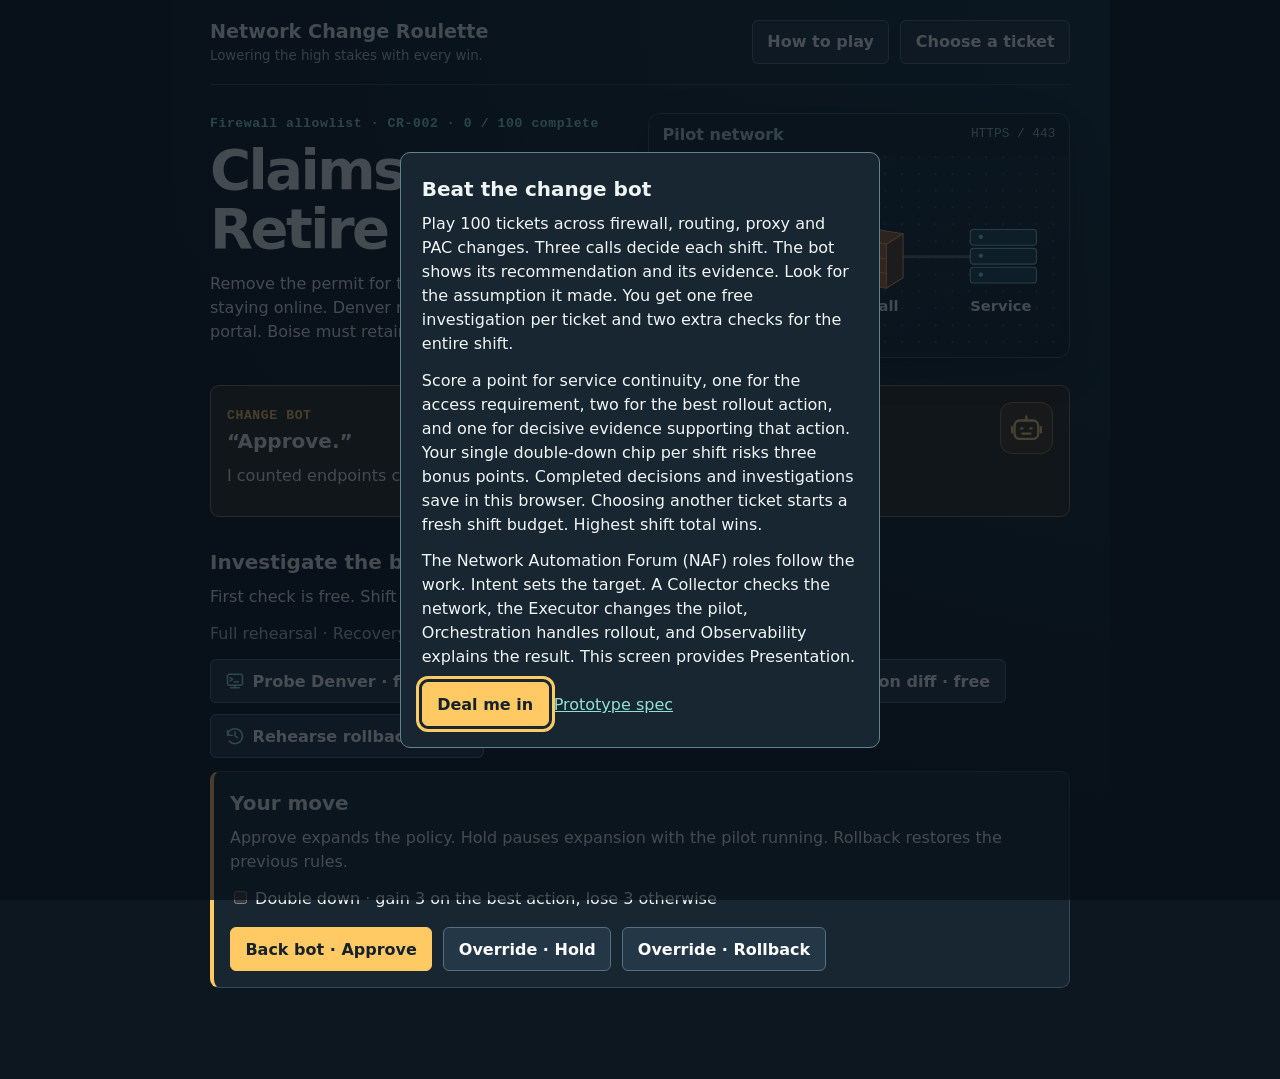
<file: index.html>
<!DOCTYPE html><html lang="en"><head><meta charset="utf-8"><meta name="viewport" content="width=device-width, initial-scale=1"><title>Network Change Roulette · Change Bot Duel</title>
<style>
:root{color-scheme:dark;font:16px/1.5 system-ui,sans-serif;background:#0d1720;color:#eff5f4}*{box-sizing:border-box}body{max-width:980px;margin:auto;padding:0 clamp(16px,4vw,40px) 3rem}header,nav,.actions{display:flex;flex-wrap:wrap;gap:.7rem;align-items:center}header{justify-content:space-between;padding:1.1rem 0;border-bottom:1px solid #344653}header b{font-size:1.2rem}small,summary,.muted{color:#b5c7cf}header small{display:block}a{color:#8fe2d3}button,summary{cursor:pointer}button{background:#243746;color:#fff;border:1px solid #557080;border-radius:6px;padding:.65rem .9rem;font:600 1rem system-ui;min-height:44px}button:hover{background:#354e5c}button:disabled{opacity:.65;cursor:default}button:focus-visible,a:focus-visible,summary:focus-visible{outline:3px solid #ffca64;outline-offset:3px}h1{font-size:clamp(2.1rem,6vw,3.5rem);line-height:1.06;margin:.35rem 0 .85rem;letter-spacing:-.045em}h2{font-size:1.25rem;margin:0 0 .5rem}p{margin:.45rem 0 .8rem}.brief{padding:1.75rem 0 .8rem}.label{color:#8fe2d3;font:600 .82rem/1.5 ui-monospace,monospace;letter-spacing:.045em}.panel,.probe{background:#182631;border:1px solid #354957;border-radius:9px;padding:1rem}.panel{margin:.85rem 0}.grid{display:grid;grid-template-columns:repeat(auto-fit,minmax(min(100%,240px),1fr));gap:.75rem}.probe p{min-height:1.5rem}.probe strong{font-size:1.1rem}pre{white-space:pre-wrap;overflow-wrap:anywhere;background:#0d1720;padding:.75rem;border-radius:5px;color:#deedf4}.decision{border-left:4px solid #ffca64}.decision button:first-child,.primary{color:#16212b;background:#ffca64;border-color:#ffca64}dialog{background:#182631;color:inherit;max-width:min(30rem,94vw);border:1px solid #63838c;border-radius:10px;padding:1.3rem}dialog::backdrop{background:#081017bd}summary{padding:.4rem 0}#result{border-left:4px solid #8fe2d3}[hidden]{display:none!important}
body{max-width:940px;background:radial-gradient(ellipse at top right,#173440,transparent 65%) fixed}h1{max-width:16ch}.bot{border:1px solid #947455;background:#302921}.bot .label{color:#ffca64}#table,#reveal{padding:1rem 0}.decision label{display:block;margin:.8rem 0}#findings p{border-left:2px solid #8fe2d3;padding-left:.7rem}#compare article{padding:1rem;border:1px solid #415a64;border-radius:9px;background:#172b33}#compare article:last-child{background:#302921}#winner{font-size:2rem}#moves{margin-top:1rem}#compare p{animation:arrive .35s ease-out}@keyframes arrive{from{opacity:.2;transform:translateY(5px)}}@media(prefers-reduced-motion:reduce){*{animation:none!important}}
.brief{display:grid;grid-template-columns:minmax(0,1fr) minmax(0,1fr);gap:1rem;align-items:center}#diagram{min-width:0;margin:0;border:1px solid #365765;border-radius:12px;background:linear-gradient(150deg,#183441,#101f2b);overflow:hidden;box-shadow:0 12px 32px #08121977}#diagram figcaption{display:flex;justify-content:space-between;padding:.55rem .85rem;background:#12232e;color:#b7d8dc;font-weight:650}#diagram figcaption span{font: .8rem/1.7 monospace;color:#90c3c6}#diagram svg{display:block;width:100%}#diagram path[id]{stroke:#79909c;stroke-dasharray:4 5}#diagram path[data-state="reachable"]{stroke:#66dcd4;stroke-dasharray:8 4;animation:traffic 1.4s linear infinite}#diagram path[data-state="blocked"]{stroke:#e3a15c;stroke-dasharray:2 5}@keyframes traffic{to{stroke-dashoffset:-24}}.avatar{width:3.3rem;height:3.3rem;float:right;color:#ffd481;padding:.6rem;background:#493822;border:1px solid #9d7848;border-radius:12px}.glyph{width:1.25em;height:1.25em;vertical-align:-.28em;margin-right:.45em;color:#9ee9dc}.result-line{display:flex;align-items:flex-start}.result-line .glyph{flex:none;margin-top:.12em}.result-line.issue .glyph{color:#ffc078}@media(max-width:690px){.brief{grid-template-columns:1fr}.brief h1{max-width:none}#diagram{width:100%;max-width:28rem}}@media(prefers-reduced-motion:reduce){#diagram path{animation:none!important}}
#ticket-list{display:grid;gap:.5rem;margin:1rem 0;max-height:55vh;overflow:auto}#ticket-list button{text-align:left}select{padding:.5rem;font:inherit}.result-line{flex-wrap:wrap}#site0,#site1{font-size:12px}</style></head><body><svg aria-hidden="true" width="0" height="0" style="position:absolute"><defs><symbol id="i-terminal" viewBox="0 0 24 24"><g fill="none" stroke="currentColor" stroke-width="1.8" stroke-linecap="round" stroke-linejoin="round"><rect x="3" y="4" width="18" height="13" rx="2"/><path d="m6 8 3 2-3 2m5 1h5M12 17v3m-5 0h10"/></g></symbol><symbol id="i-headset" viewBox="0 0 24 24"><g fill="none" stroke="currentColor" stroke-width="1.8" stroke-linecap="round" stroke-linejoin="round"><path d="M4 13v-2a8 8 0 0 1 16 0v5a4 4 0 0 1-4 4h-3"/><rect x="2" y="10" width="5" height="7" rx="2"/><rect x="17" y="10" width="5" height="7" rx="2"/></g></symbol><symbol id="i-policy" viewBox="0 0 24 24"><g fill="none" stroke="currentColor" stroke-width="1.8" stroke-linecap="round" stroke-linejoin="round"><rect x="3" y="3" width="18" height="18" rx="2"/><path d="M6 8h6m4 0h2M6 13h2m4 0h6M6 17h8"/></g></symbol><symbol id="i-restore" viewBox="0 0 24 24"><g fill="none" stroke="currentColor" stroke-width="1.8" stroke-linecap="round" stroke-linejoin="round"><path d="M3 5v6h6M3 11a9 9 0 1 1 2 7m7-11v5l3 2"/></g></symbol><symbol id="i-bot" viewBox="0 0 24 24"><g fill="none" stroke="currentColor" stroke-width="1.8" stroke-linecap="round" stroke-linejoin="round"><rect x="3" y="6" width="18" height="14" rx="4"/><path d="M12 6V3m-4 9h1m6 0h1m-7 4h6M1 11v4m22-4v4"/></g></symbol><symbol id="i-match" viewBox="0 0 24 24"><g fill="none" stroke="currentColor" stroke-width="1.8" stroke-linecap="round" stroke-linejoin="round"><circle cx="12" cy="12" r="9"/><path d="m7 12 3 3 7-7"/></g></symbol><symbol id="i-miss" viewBox="0 0 24 24"><g fill="none" stroke="currentColor" stroke-width="1.8" stroke-linecap="round" stroke-linejoin="round"><path d="m12 3 10 17H2zM12 9v4m0 2v1"/></g></symbol></defs></svg><header><div><b>Network Change Roulette</b><small>Lowering the high stakes with every win.</small></div><nav><button id="help">How to play</button><button id="library">Choose a ticket</button></nav></header>
<main><section class="brief"><div class="brief-text"><div class="label" id="round"></div><h1 id="title" tabindex="-1"></h1><p id="intent"></p></div><figure id="diagram"><figcaption>Pilot network <span>HTTPS / 443</span></figcaption><svg viewBox="0 0 400 192" role="img" aria-label="Two branches connect to a service through the component under change. Probe a site to observe its path."><defs><pattern id="grid" width="16" height="16" patternUnits="userSpaceOnUse"><circle cx="1" cy="1" r="1" fill="#39535f"/></pattern></defs><rect width="400" height="192" fill="url(#grid)"/>
<g fill="none" stroke-width="3"><path id="wire0" d="M68 52h64l36 36h24"/><path id="wire1" d="M68 142h64l36-36h24"/><path d="M221 96h88" stroke="#54707b"/></g>
<g fill="#142a38" stroke="#7fc8d2"><rect x="21" y="28" width="49" height="40" rx="8"/><rect x="21" y="119" width="49" height="40" rx="8"/></g><g color="#ace9e9"><use href="#i-terminal" x="31" y="34" width="29" height="29"/><use href="#i-headset" x="31" y="124" width="29" height="29"/></g>
<g stroke-linejoin="round" stroke="#e7a754"><path fill="#9a613b" d="m176 75 16-9 50 8-16 10z"/><path fill="#593e33" d="m226 84 16-10v42l-16 10z"/><path fill="#a96336" d="m176 75 50 9v42l-50-9z"/><path fill="none" d="m176 89 50 9m-50 5 50 9m-34-34v14m17 3v14m-18-3v14"/></g>
<g fill="#244958" stroke="#86c5c8"><rect x="306" y="70" width="63" height="15" rx="3"/><rect x="306" y="88" width="63" height="15" rx="3"/><rect x="306" y="106" width="63" height="15" rx="3"/></g><g fill="#82efce"><circle cx="316" cy="77" r="2"/><circle cx="316" cy="95" r="2"/><circle cx="316" cy="113" r="2"/></g>
<g fill="#e9f5f3" font-family="system-ui,sans-serif" font-size="14" font-weight="600"><text x="24" y="86" id="site0">Quito</text><text x="24" y="179" id="site1">Lima</text><text x="175" y="148" id="component">Firewall</text><text x="306" y="148">Service</text></g><g fill="#c0d4da" font-family="system-ui,sans-serif" font-size="12"><text id="obs0" x="78" y="44">Untested</text><text id="obs1" x="78" y="161">Untested</text></g></svg></figure></section>
<div class="panel bot"><svg class="avatar" aria-hidden="true"><use href="#i-bot"/></svg><span class="label">CHANGE BOT</span><h2 id="call"></h2><p id="reason"></p></div>
<section id="table"><h2>Investigate the bot’s call</h2><p id="budget"></p><p id="readiness" class="muted"></p><div id="checks" class="actions"></div><div id="findings" aria-live="polite"></div>
<section class="panel decision"><h2>Your move</h2><p>Approve expands the policy. Hold pauses expansion with the pilot running. Rollback restores the previous rules.</p><label><input type="checkbox" id="chip"> Double down · gain 3 on the best action, lose 3 otherwise</label><div class="actions" id="moves"></div></section></section>
<section id="reveal" hidden><span class="label">OBSERVABILITY · OUTCOME REPLAY</span><h2 id="winner" tabindex="-1"></h2><p id="lesson"></p><div class="grid" id="compare"></div><p id="totals"></p><button class="primary" id="next"></button></section><p class="muted" id="save-status" role="status"></p></main>
<dialog id="guide" aria-labelledby="gt"><h2 id="gt">Beat the change bot</h2><p>Play 100 tickets across firewall, routing, proxy and PAC changes. Three calls decide each shift. The bot shows its recommendation and its evidence. Look for the assumption it made. You get one free investigation per ticket and two extra checks for the entire shift.</p><p>Score a point for service continuity, one for the access requirement, two for the best rollout action, and one for decisive evidence supporting that action. Your single double-down chip per shift risks three bonus points. Completed decisions and investigations save in this browser. Choosing another ticket starts a fresh shift budget. Highest shift total wins.</p><p>The Network Automation Forum (NAF) roles follow the work. Intent sets the target. A Collector checks the network, the Executor changes the pilot, Orchestration handles rollout, and Observability explains the result. This screen provides Presentation.</p><form method="dialog"><button class="primary">Deal me in</button> <a href="design-spec.html">Prototype spec</a></form></dialog>
<dialog id="chooser"><h2>Choose a ticket</h2><p>Unfinished tickets are available below. Each selection starts a new shift with fresh reserves.</p><label>Topic <select id="topic"><option value="">All topics</option><option value="firewall">Firewall</option><option value="route">Routing</option><option value="pzen">Proxy</option><option value="pac">PAC</option></select></label><div id="ticket-list"></div><form method="dialog"><button>Close</button></form></dialog>
<main id="load-error" class="panel" aria-live="assertive" hidden><h1>Game unavailable</h1><p>The game files could not be loaded. Reload to try again; saved progress is kept.</p><a href="./">Reload game</a></main>
<script type="module">
import('./mission.js').catch(()=>{
  document.querySelector('main').hidden=true;
  document.querySelectorAll('dialog[open]').forEach(dialog=>dialog.close());
  document.querySelectorAll('header button').forEach(button=>button.disabled=true);
  document.getElementById('load-error').hidden=false;
});
</script></body></html>
</file>
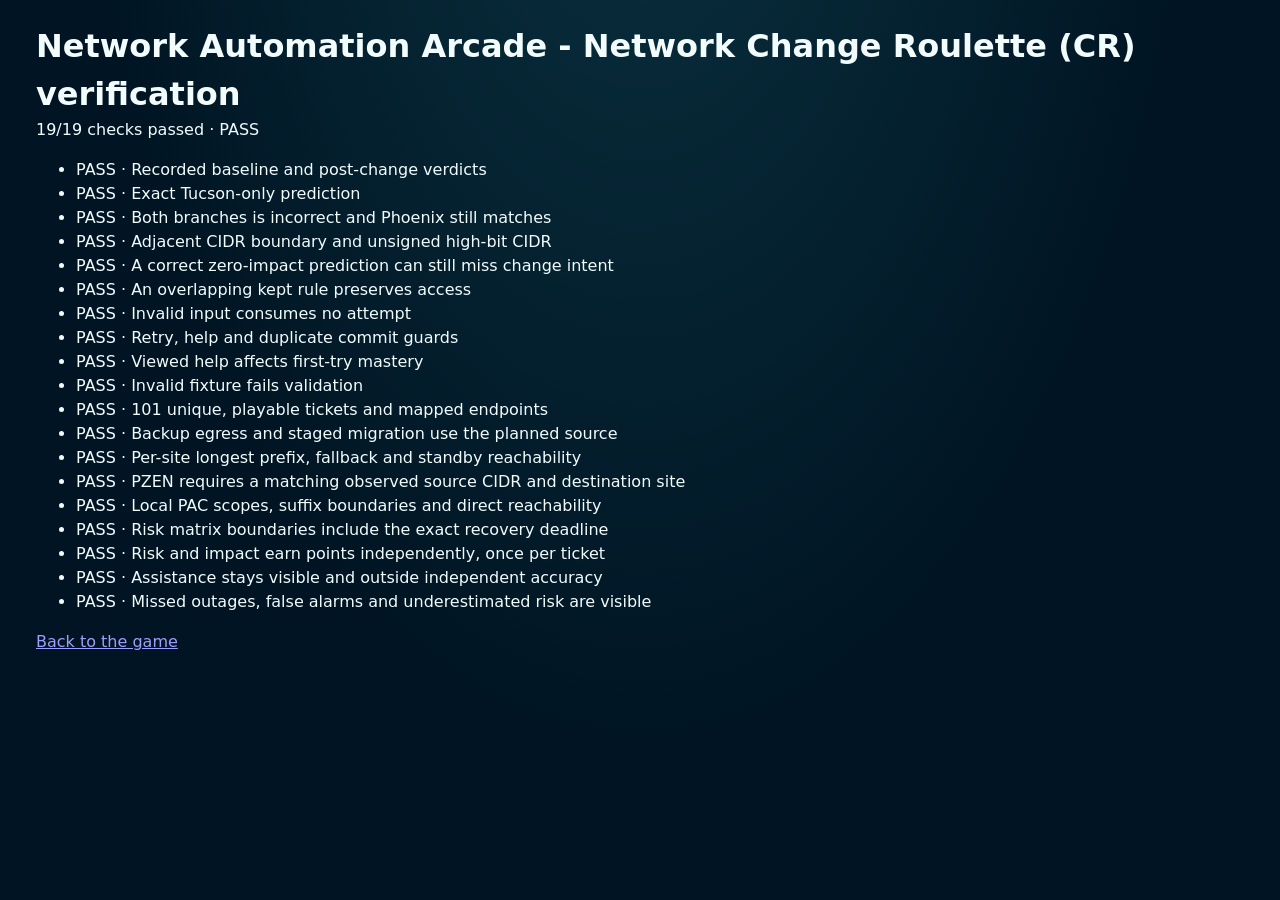
<file: tests/index.html>
<!doctype html>
<html lang="en">
<head>
  <meta charset="utf-8">
  <meta name="viewport" content="width=device-width, initial-scale=1">
  <title>Network Automation Arcade - Network Change Roulette (CR) · Verification</title>
  <link rel="stylesheet" href="../game/style.css">
  <script type="module" src="./browser.mjs"></script>
</head>
<body>
  <main>
    <h1>Network Automation Arcade - Network Change Roulette (CR) verification</h1>
    <p id="test-status" role="status">Verification has not run. Serve this page over HTTP with JavaScript enabled.</p>
    <ul id="test-results"></ul>
    <a href="../">Back to the game</a>
  </main>
</body>
</html>
</file>
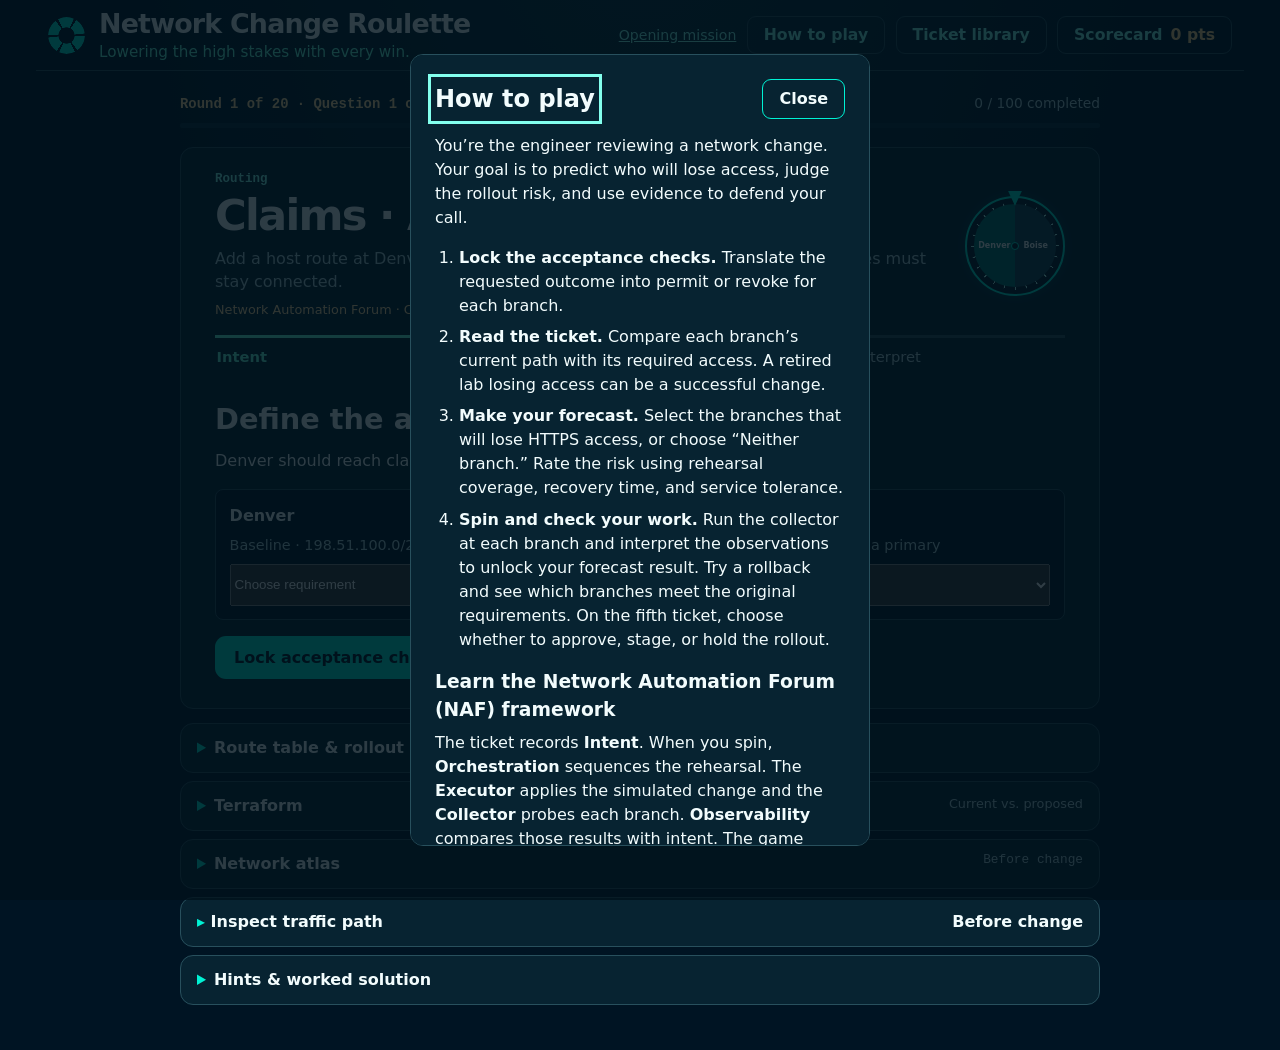
<file: campaign.html>
<!doctype html>
<html lang="en">
<head>
  <meta charset="utf-8">
  <meta name="viewport" content="width=device-width, initial-scale=1">
  <meta name="theme-color" content="#001423">
  <title>Network Automation Arcade - Network Change Roulette (CR)</title>
  <style>
:root {
  color-scheme: dark;
  --base: #001423;
  --panel: #072331;
  --surface: #0c2d3b;
  --line: #28505d;
  --text: #f2fcfd;
  --muted: #add0d6;
  --accent: #00f2d4;
  --accent-light: #83ffed;
  --mint: #6bffdb;
  --rose: #ffa7b2;
  --radius: 13px;
  font: 16px/1.5 Inter, system-ui, sans-serif;
  color: var(--text);
  background-color: var(--base);
}

*, *::before, *::after { box-sizing: border-box; }
[hidden] { display: none !important; }
body {
  margin: 0;
  min-height: 100vh;
  background: radial-gradient(ellipse at 50% -35%, #0b3341 0%, transparent 63%);
}
h1, h2, h3, p, dl, dd { margin: 0; }
code { font: .96em ui-monospace, monospace; }
button { cursor: pointer; font: inherit; font-weight: 700; line-height: 1.2; }
button:disabled { cursor: default; opacity: .57; }
:focus-visible { outline: 3px solid var(--accent-light); outline-offset: 4px; }

.masthead, main { width: min(calc(100% - 72px), 1460px); margin-inline: auto; }
.masthead {
  min-height: 65px;
  padding: 9px 12px;
  display: flex;
  align-items: center;
  justify-content: space-between;
  gap: 14px;
  border-bottom: 1px solid var(--line);
}
.wordmark {
  display: flex;
  align-items: center;
  gap: 14px;
  font-size: clamp(1.15rem, 2.1vw, 1.8rem);
  font-weight: 780;
  letter-spacing: -.03em;
  line-height: 1.15;
}
.brand-wheel {
  mask-image: radial-gradient(transparent 30%, #000 32%);
  flex: 0 0 auto;
  width: clamp(26px, 3vw, 37px);
  aspect-ratio: 1;
  border-radius: 50%;
  background: repeating-conic-gradient(from -28deg, var(--accent) 0deg 51deg, transparent 52deg 60deg);
}

main { padding-block: 22px 44px; }
.round-heading { margin-bottom: 21px; }
.round-heading h1 { font-size: clamp(2.05rem, 3.35vw, 3rem); letter-spacing: -.046em; line-height: 1.06; }
.round-heading p { color: var(--muted); font-size: clamp(1rem, 1.6vw, 1.4rem); margin-top: 3px; }

.intent {
  display: flex;
  align-items: center;
  gap: 0;
  margin-bottom: 22px;
  overflow: hidden;
  background: #0b3c44;
  border: 1px solid #288277;
  border-radius: 13px;
  font-size: clamp(.98rem, 1.5vw, 1.41rem);
}
.intent h2 {
  align-self: stretch;
  display: grid;
  align-items: center;
  padding: 10px 34px 10px 22px;
  color: var(--base);
  background: var(--accent);
  clip-path: polygon(0 0, calc(100% - 16px) 0, 100% 50%, calc(100% - 16px) 100%, 0 100%);
  font-size: inherit;
  font-weight: 780;
  white-space: nowrap;
}
.intent p { padding: 10px 20px; }

.playfield { display: grid; grid-template-columns: minmax(0, 1.73fr) minmax(0, 1fr); gap: 16px; }
.panel { background: var(--panel); border: 1px solid var(--line); border-radius: var(--radius); min-width: 0; }
.panel-heading { font-size: clamp(1.25rem, 1.85vw, 1.7rem); font-weight: 770; letter-spacing: -.035em; line-height: 1.12; }
.playfield .panel > .panel-heading { padding: 14px 22px 0; }
.evidence { display: grid; gap: 15px; min-width: 0; }

.topology { overflow: hidden; }
.topology-heading {
  display: flex;
  align-items: baseline;
  justify-content: space-between;
  gap: 10px;
  padding: 14px 20px 12px;
}
.topology-heading p { color: var(--muted); font: .82rem ui-monospace, monospace; }
.path-board {
  --wire: clamp(20px, 4.5vw, 76px);
  --branch-height: 72px;
  --branch-gap: 22px;
  --junction-height: calc((var(--branch-height) + var(--branch-gap)) / 2);
  display: grid;
  grid-template-columns: minmax(0, 1.17fr) var(--wire) minmax(0, .9fr) var(--wire) minmax(0, 1.12fr);
  align-items: center;
  padding: 22px clamp(18px, 3.9vw, 62px);
  border-top: 1px solid var(--line);
  background: radial-gradient(circle, #36627079 1px, transparent 1.4px) 0 0 / 15px 15px, #051c2a;
}
.path-branches { display: grid; grid-auto-rows: var(--branch-height); gap: var(--branch-gap); list-style: none; margin: 0; padding: 0; }
.path-node {
  position: relative;
  display: grid;
  grid-template-columns: 12px minmax(0, 1fr);
  column-gap: 8px;
  align-items: center;
  padding: 8px 10px;
  border: 1px solid #2f7881;
  border-radius: 8px;
  background: #0b2b37;
  font-size: clamp(.82rem, 1.12vw, 1rem);
  line-height: 1.25;
  min-width: 0;
}
.path-node :is(code, small, .node-access) { grid-column: 2; color: var(--muted); font-size: .78em; }
.node-mark {
  width: 10px;
  height: 10px;
  border-radius: 50%;
  border: 2px solid var(--accent);
  box-shadow: 0 0 9px #00f2d459;
}
.portal-mark { border-radius: 2px; }
.node-access { margin-top: 3px; }
.path-node .node-access { color: var(--mint); }
.path-wire, .source-node::after {
  height: 2px;
  background: #168f88;
  box-shadow: 0 0 7px #00f2d44d;
}
.path-wire { position: relative; }
.source-node::after {
  content: "";
  position: absolute;
  width: calc(var(--wire) / 2 + 1px);
  left: calc(100% + 1px);
  top: calc(50% - 1px);
}
.path-wire.junction {
  margin-left: 50%;
}
.path-wire.junction::before {
  position: absolute;
  content: "";
  left: 0;
  top: calc(50% - var(--junction-height));
  height: calc(2 * var(--junction-height));
  width: 2px;
  background: #168f88;
}
.source-node.blocked { border-color: #9e6070; }
.source-node.blocked .node-mark { border-color: var(--rose); box-shadow: none; }
.source-node.blocked .node-access { color: var(--rose); }
.source-node.blocked::after { background: repeating-linear-gradient(90deg, var(--rose) 0 3px, transparent 3px 6px); box-shadow: none; }

.ticket-body, .prediction-body, .replay-body, .summary-body { padding: 12px 22px 18px; }
#ticket { font-size: clamp(.9rem, 1.25vw, 1.1rem); line-height: 1.4; }
.model { color: var(--muted); font-size: clamp(.79rem, 1.1vw, .96rem); margin-top: 6px; }

.table-frame { margin-top: 13px; }
table { width: 100%; border-spacing: 0; text-align: left; font-size: clamp(.845rem, 1.1vw, 1.04rem); }
th, td { padding: .35em .9em; border-right: 1px solid var(--line); border-bottom: 1px solid var(--line); }
tr > :first-child { border-left: 1px solid var(--line); }
thead th { background: var(--surface); color: var(--muted); font-weight: 720; border-top: 1px solid var(--line); }
thead th:first-child { border-top-left-radius: 9px; }
thead th:last-child { border-top-right-radius: 9px; }
tbody tr:last-child th:first-child { border-bottom-left-radius: 9px; }
tbody tr:last-child td:last-child { border-bottom-right-radius: 9px; }
.action { font-weight: 750; white-space: nowrap; }
.keep { color: var(--mint); }
.remove { color: var(--rose); }

.dialog-actions { display: flex; flex-wrap: wrap; gap: 11px; }
.help-actions { display: grid; gap: 7px; margin-top: 12px; }
.quiet, .outline {
  display: inline-flex;
  align-items: center;
  justify-content: center;
  padding: 8px 16px;
  min-height: 40px;
  border: 1px solid var(--accent);
  border-radius: 9px;
  background: transparent;
  color: var(--text);
}
.quiet {
  justify-content: flex-start;
  width: 100%;
  gap: 10px;
  min-height: 36px;
  padding-block: 5px;
  border-color: #426a76;
}
.quiet::before {
  content: "";
  width: 9px;
  height: 11px;
  background: currentColor;
  clip-path: polygon(0 0, 100% 50%, 0 100%);
}
.quiet[aria-expanded="true"]::before { transform: rotate(90deg); }
.quiet:hover:not(:disabled), .outline:hover, .quiet[aria-expanded="true"] { background: #0e4050; }
.masthead .outline { min-height: 38px; font-size: .98rem; color: var(--accent-light); }
.help-note { margin-top: 12px; border-left: 2px solid var(--accent); padding: 8px 12px; background: #092c3b; }
.help-note ul { margin: 6px 0; padding-left: 1.25em; }

.prediction { display: flex; flex-direction: column; }
.prediction-body { display: flex; flex-direction: column; flex: 1; gap: 14px; padding-top: 20px; }
.wheel { position: relative; width: min(100%, 310px); margin: 8px auto 10px; aspect-ratio: 1; }
.dial {
  position: relative;
  display: grid;
  place-items: center;
  border: 4px solid var(--accent);
  border-radius: 50%;
  height: 100%;
  background: #051c29;
  box-shadow: 0 0 35px #00f2d438;
}
.dial::before {
  position: absolute;
  inset: 4px;
  content: "";
  background: repeating-conic-gradient(from -1deg, #b6fff3 0deg 1.4deg, transparent 1.5deg 15deg);
  border-radius: 50%;
  mask-image: radial-gradient(transparent 64%, #000 65%);
}
.dial::after {
  position: absolute;
  content: "";
  width: 25px;
  height: 25px;
  border-radius: 50%;
  border: 2px solid var(--accent);
  background: #051c29;
}
.sectors { display: flex; position: relative; border-radius: 50%; width: 86%; height: 86%; overflow: hidden; }
.sector { display: grid; place-items: center; min-width: 0; flex: 1; background: #00736e; font-size: clamp(.94rem, 1.62vw, 1.36rem); font-weight: 770; }
.sector:nth-child(even) { background: #174454; }
.sector.selected { box-shadow: inset 0 0 0 3px var(--accent-light); }
.pointer { position: absolute; inset: -14px 0 0; margin-inline: auto; width: 33px; transform-origin: 50% calc(50% + 7px); }
.pointer::before { display: block; content: ""; background: var(--accent); clip-path: polygon(0 0, 100% 0, 50% 100%); width: 100%; height: 40px; }

fieldset { min-width: 0; border: 0; margin: 0; padding: 0; }
.branch-choices { display: grid; grid-template-columns: repeat(2, minmax(0, 1fr)); gap: 12px; }
.choice {
  display: flex;
  justify-content: center;
  align-items: center;
  gap: 9px;
  min-height: 44px;
  padding: 4px 8px;
  border: 1px solid var(--accent);
  border-radius: 10px;
  background: #103342;
  font-size: clamp(.8rem, 1.03vw, .99rem);
  font-weight: 690;
  cursor: pointer;
}
.choice:hover, .choice:has(input:checked) { background: #11555b; }
.choice input {
  appearance: none;
  display: grid;
  place-content: center;
  flex: none;
  width: 19px;
  height: 19px;
  margin: 0;
  border: 2px solid var(--accent-light);
  border-radius: 4px;
  cursor: inherit;
}
.choice input:checked { background: var(--accent-light); }
.choice input:checked::after { content: ""; width: 10px; height: 6px; border-left: 2px solid #001423; border-bottom: 2px solid #001423; transform: rotate(-45deg) translateY(-1px); }
fieldset:disabled { opacity: .76; }
fieldset:disabled .choice { cursor: default; }
.neither { margin: 10px auto 0; min-height: 42px; border-color: #426a76; background: #102d3e; }
.input-error { color: var(--rose); font-size: .94rem; }
.input-error:empty { display: none; }

.primary { padding: 10px 18px; border-radius: 11px; min-height: 43px; background: var(--accent); color: #001423; border: 1px solid transparent; }
.primary:hover:not(:disabled) { background: var(--accent-light); }
.prediction-body .primary { font-size: clamp(1.1rem, 2vw, 1.65rem); min-height: 54px; padding-block: 10px; margin-top: auto; }

.replay { margin-top: 22px; }
.replay-header { display: flex; flex-wrap: wrap; align-items: center; gap: 12px 24px; padding: 17px 22px; }
.replay-header .panel-heading { flex-shrink: 0; }
.replay-status { display: flex; align-items: center; gap: 14px; border-left: 1px solid #426a76; padding-left: 24px; color: var(--muted); font-size: clamp(1rem, 1.5vw, 1.25rem); }
.waiting-icon { border: 3px solid var(--accent); border-left-color: #25565c; border-bottom-color: #25565c; border-radius: 50%; width: 28px; height: 28px; flex: none; }
.intent-verdict { width: fit-content; margin-left: auto; color: var(--mint); border: 1px solid #287665; border-radius: 99px; padding: 4px 12px; font-size: .9rem; font-weight: 720; background: #133e3d; }
.intent-verdict.missed { color: var(--rose); border-color: #865060; background: #3f2435; }
.replay-body { padding-top: 0; }
.replay-rows { display: grid; grid-template-columns: repeat(2, minmax(0, 1fr)); gap: 12px; padding: 0; margin: 0 0 16px; list-style: none; }
.replay-rows li { border: 1px solid var(--line); border-radius: 10px; padding: 14px 16px; background: #071f2d; }
.result-heading { display: flex; flex-wrap: wrap; align-items: baseline; justify-content: space-between; gap: 4px 12px; margin-bottom: 4px; }
.result-heading h3 { font-size: 1.14rem; }
.verdict { color: var(--mint); font-weight: 750; }
.verdict.denied, .mismatch { color: var(--rose); }
.replay-path, .mismatch { font-size: .9rem; margin-top: 6px; }
.replay-path { color: var(--muted); }
.mismatch { font-weight: 650; }

.summary { max-width: 680px; margin: 25px auto 0; }
.summary .panel-heading { padding: 22px 22px 0; }
.summary dl { margin-block: 16px 24px; display: grid; grid-template-columns: minmax(0, 1fr) minmax(0, 1fr); gap: 8px; }
.summary dd { font-weight: 720; overflow-wrap: anywhere; }
dialog { max-width: min(90vw, 460px); padding: 24px; color: var(--text); background: var(--panel); border: 1px solid var(--line); border-radius: var(--radius); }
dialog::backdrop { background: #00101bcf; }
.dialog-actions { margin-top: 18px; justify-content: flex-end; }
#unavailable { padding: 20px; }
.visually-hidden { position: absolute; width: 1px; height: 1px; padding: 0; margin: -1px; overflow: hidden; clip-path: inset(50%); white-space: nowrap; border: 0; }

@media (max-width: 1050px) {
  .playfield { grid-template-columns: minmax(0, 1.35fr) minmax(0, 1fr); }
  .wheel { width: min(100%, 248px); }
  .topology-heading { padding-inline: 13px; }
  .path-board { --wire: 16px; --branch-height: 57px; --branch-gap: 8px; padding: 13px 10px; }
  .path-node { grid-template-columns: minmax(0, 1fr); padding: 5px 4px; text-align: center; }
  .path-node :is(code, small, .node-access) { grid-column: 1; }
  .path-node .node-mark { display: none; }
}
@media (max-width: 760px) {
  .masthead, main { width: calc(100% - 24px); }
  .masthead { min-height: 57px; padding-inline: 0; }
  main { padding-top: 23px; }
  .round-heading { margin-bottom: 18px; }
  .intent { flex-direction: column; align-items: start; margin-bottom: 14px; }
  .intent h2 { align-self: start; padding: 6px 24px 6px 12px; }
  .intent p { padding: 7px 12px 9px; }
  .playfield, .replay-rows { grid-template-columns: minmax(0, 1fr); gap: 12px; }
  .panel { border-radius: 12px; }
  .prediction-body { padding-top: 22px; }
  .playfield .panel > .panel-heading, .summary .panel-heading { padding-inline: 14px; }
  .ticket-body, .prediction-body, .replay-body, .summary-body { padding-inline: 13px; }
  th, td { padding-inline: .45em; }
  .replay { margin-top: 14px; }
  .replay-header { padding: 14px; gap: 8px 16px; }
  .replay-status { gap: 8px; border: 0; padding-left: 0; }
  .intent-verdict { margin-left: 0; }
}
@media (forced-colors: active) {
  .choice input { appearance: auto; }
  .brand-wheel, .pointer { forced-color-adjust: none; }
}

/* Shift navigation and scenario identity */
.game-nav, .library-tools, .score-actions { display: flex; align-items: center; flex-wrap: wrap; gap: .65rem; }
.game-nav .outline { border-color: var(--line); }
.game-nav b, .case-meta, #hud-streak, legend small { color: #ffd58b; }
.game-nav b { margin-left: .5rem; }
.round-heading .case-meta { margin: 0 0 5px; font: 650 .8rem ui-monospace, monospace; letter-spacing: .04em; color: #ffd58b; }
.shift-hud { display: flex; flex-wrap: wrap; align-items: center; gap: 12px; margin: -6px 0 16px; color: var(--muted); font-size: .9rem; }
.shift-hud progress { width: min(26vw, 210px); height: 7px; accent-color: var(--accent); }
.atlas { overflow: hidden; }
.atlas-layout { display: grid; grid-template-columns: 1.4fr 1fr; border-top: 1px solid var(--line); }
.atlas-phase { color: var(--muted); font: .8rem ui-monospace,monospace; }
.planet-stage { position: relative; min-width: 0; background: radial-gradient(ellipse at center,#103846,#031525 72%); }
#globe { display: block; width: 100%; height: 300px; cursor: grab; touch-action: none; }
#globe:active { cursor: grabbing; }
.map-tools { position: absolute; bottom: 6px; left: 8px; display: flex; gap: 5px; }
.map-control { color: var(--muted); background: #041d2cf0; border: 1px solid var(--line); border-radius: 6px; min-height: 32px; padding: 4px 9px; font-size: .8rem; }
.atlas-inspector { min-width: 0; padding: 14px; border-left: 1px solid var(--line); }
.atlas-inspector label, #site-coords, .field-note, .points-note { color: var(--muted); font-size: .87rem; }
.atlas-inspector select, #search { display: block; width: 100%; font: inherit; color: var(--text); background: var(--base); border: 1px solid var(--line); border-radius: 7px; padding: 7px; }
#site-coords { margin: 10px 0 3px; font: .76rem ui-monospace,monospace; }
#site-detail { font-size: .92rem; }
.atlas-inspector .outline { font-size: .85rem; min-height: 34px; margin: 10px 0; }
.topology summary, .rubric summary { cursor: pointer; }
.topology summary strong::before { content: '▸ '; color: var(--accent); }
.topology[open] summary strong::before { content: '▾ '; }
.source-node:has(small) { min-height: 80px; }
.path-branches:has(small) { grid-auto-rows: minmax(80px, auto); }
.risk-evidence { border-top: 1px solid var(--line); padding-top: 12px; margin-top: 14px; }
.risk-evidence h3 { font-size: 1.15rem; }
.risk-evidence > p, .rubric p { color: var(--muted); font-size: .92rem; }
.risk-facts { display: grid; grid-template-columns: repeat(3, 1fr); gap: 8px; margin-block: 10px; }
.risk-facts div { border-left: 2px solid #caaa6f; padding-left: 8px; }
.risk-facts dt { color: var(--muted); font-size: .77rem; }
.risk-facts dd { font-weight: 660; font-size: .95rem; }
.rubric { font-size: .92rem; }
.rubric summary { color: #ffd58b; width: fit-content; }
.rubric table { font-size: .8rem; margin-top: 5px; }
.rubric th, .rubric td { padding: 4px; }
.prediction { align-self: start; }
.prediction-body { gap: 15px; }
.prediction-body legend { font-weight: 750; }
.prediction-body legend small { font: .76rem ui-monospace,monospace; margin-left: 5px; }
.field-note { margin-bottom: 5px; }
.risk-picks { display: grid; grid-template-columns: repeat(3,1fr); gap: 6px; margin-top: 5px; }
.risk-option { padding: 6px; min-width: 0; gap: 5px; border-color: #79929c; }
.risk-option input { border-radius: 50%; width: 15px; height: 15px; }
.points-note { line-height: 1.4; }
#spin-result { color: var(--mint); font-weight: 670; }
#spin-result:empty { display: none; }
.wheel { width: min(100%, 235px); }
.wheel.rolling .dial { animation: roulette 1250ms cubic-bezier(.12,.65,.16,1) both; }
.wheel.rolling .sector { animation: none; }
.wheel.rolling .sector-label { animation: counter-spin 1250ms cubic-bezier(.12,.65,.16,1) both; }
.wheel.rolling .pointer::before { animation: tick 100ms ease-in-out 9 alternate; }
@keyframes roulette { to { transform: rotate(var(--spin-end)); } }
@keyframes counter-spin { to { transform: rotate(calc(0deg - var(--spin-end))); } }
@keyframes tick { to { transform: rotate(-9deg); } }
.award { color: #ffe1a3; font-weight: 720; }
#risk-review { margin: 5px 0 12px; }
.replay-body > button { margin: 4px; }
.summary { max-width: 900px; }
.summary h2 { margin-top: 20px; }
.stat-grid { display: grid; grid-template-columns: repeat(3,minmax(0,1fr)); gap: 10px; margin-block: 16px; }
.stat-grid div { display: grid; gap: 2px; background: #0c2d3b; border: 1px solid var(--line); border-radius: 8px; padding: 10px; }
.stat-grid strong { font-size: 1.35rem; color: var(--accent-light); }
.stat-grid span, #score-history small { color: var(--muted); font-size: .86rem; }
#score-history, #library-list { list-style: none; padding: 0; }
#score-history li { border-top: 1px solid var(--line); padding: 10px 0; }
#score-history { max-height: 360px; overflow-y: auto; }
#library { width: min(650px, 94vw); max-width: 94vw; max-height: 88vh; }
.library-head { display: flex; justify-content: space-between; align-items: center; margin-bottom: 15px; }
.library-tools { justify-content: space-between; margin-top: 10px; }
#library-list { max-height: 44vh; overflow-y: auto; }
.ticket-option { display: grid; grid-template-columns: 60px 1fr; gap: 2px 8px; width: 100%; padding: 10px; color: var(--text); background: transparent; border: 0; border-bottom: 1px solid var(--line); text-align: left; }
.ticket-option:hover { background: #114052; }
.ticket-option small { color: #ffd58b; font: .8rem ui-monospace,monospace; }
.ticket-option span { grid-column: 2; color: var(--muted); font-size: .85rem; }
@media (max-width: 880px) {
  .atlas-layout { grid-template-columns: minmax(0,1fr); }
  .atlas-inspector { border-left: 0; border-top: 1px solid var(--line); }
  #globe { height: 250px; }
}
@media (max-width: 570px) {
  .masthead { flex-wrap: wrap; gap: 5px; padding-bottom: 8px; }
  .game-nav { gap: 5px; }
  .game-nav .outline { font-size: .78rem; min-height: 34px; padding: 5px 8px; }
  .stat-grid { grid-template-columns: repeat(2,minmax(0,1fr)); }
  .risk-option { font-size: .82rem; }
  .risk-facts { gap: 4px; }
  .shift-hud { gap: 7px; font-size: .8rem; }
  .table-frame { overflow-x: auto; }
}
@media (prefers-reduced-motion: reduce) {
  .wheel.rolling .dial, .wheel.rolling .sector-label, .wheel.rolling .pointer::before { animation: none; }
  .wheel.rolling .dial { transform: rotate(var(--spin-end)); }
  .wheel.rolling .sector-label { transform: rotate(calc(0deg - var(--spin-end))); }
}
.source-chips { display: flex; flex-wrap: wrap; gap: 5px 10px; margin-top: 9px; }
.source-chips span { padding: 3px 7px; border: 1px solid var(--line); border-radius: 5px; font-size: .82rem; }
.source-chips strong { margin-right: 6px; }
.inspector-switch { display: flex; margin: 8px 0; gap: 3px; }
.inspector-switch button, .review-ticket { border: 1px solid var(--line); border-radius: 5px; padding: 6px 8px; color: var(--muted); background: var(--base); font-size: .82rem; }
.inspector-switch button[aria-pressed="true"] { background: #105052; color: #affff0; }
.review-ticket { display: block; margin-top: 5px; }
.sector-label { font-size: clamp(.76rem,1.05vw,.97rem); font-weight: 750; }
.dial::after { width: 15px; height: 15px; }
.score-rubric { margin-top: 15px; }
.text-action, .jump-links a { color: var(--accent-light); font: inherit; font-size: .87rem; }
.text-action { border: 0; background: transparent; text-decoration: underline; padding: 7px 0; cursor: pointer; }
.jump-links { display: none; }
.spun::before { content: ''; display: inline-block; width: 1em; height: 1em; margin-right: .5em; vertical-align: -.12em; border: 2px dotted currentColor; border-radius: 50%; animation: score-spin 1s ease-out; }
@keyframes score-spin { to { transform: rotate(540deg); } }
@media (max-width: 760px) { .jump-links { display: flex; gap: 20px; margin-top: 8px; } }
@media (prefers-reduced-motion: reduce) { .spun::before { animation: none; } }
.help-cost { margin: 12px 0 0; color: var(--muted); font-size: .84rem; }
.help-cost + .help-actions { margin-top: 5px; }

/* Question-first campaign */
#challenge, #round-results { width: min(100%, 920px); margin-inline: auto; }
.quiz-progress { display: flex; justify-content: space-between; align-items: baseline; gap: 10px; color: var(--muted); font-size: .86rem; }
.quiz-progress .case-meta { color: #ffdb9b; font: 650 .87rem ui-monospace, monospace; }
#case-progress { display: block; width: 100%; height: 5px; margin: 9px 0 19px; appearance: none; border: 0; border-radius: 8px; overflow: hidden; background: var(--surface); accent-color: var(--accent); }
#case-progress::-webkit-progress-bar { background: var(--surface); }
#case-progress::-webkit-progress-value { background: var(--accent); }
#case-progress::-moz-progress-bar { background: var(--accent); }
.quiz-card { overflow: hidden; }
.quiz-heading { display: flex; align-items: center; justify-content: space-between; gap: 18px; padding: 24px clamp(16px,3vw,34px) 16px; }
.quiz-heading h1 { font-size: clamp(1.72rem,3.8vw,2.7rem); line-height: 1.08; letter-spacing: -.04em; }
#question-stem { color: var(--muted); margin-top: 8px; line-height: 1.45; }
.quiz-heading .wheel { flex: none; width: 100px; margin: 5px 0; }
.quiz-heading .pointer { width: 14px; inset-block-start: -5px; transform-origin: center; }
.quiz-heading .pointer::before { height: 15px; }
.quiz-heading .dial { border-width: 2px; box-shadow: 0 0 12px #00f2d424; }
.quiz-heading .dial::after { width: 8px; height: 8px; border-width: 1px; }
.quiz-heading .sector-label { font: 650 8px system-ui,sans-serif; }
.quiz-form { display: grid; grid-template-columns: repeat(2,minmax(0,1fr)); gap: 18px 26px; padding: 8px clamp(16px,3vw,34px) 22px; }
.quiz-form legend { font-weight: 750; font-size: clamp(.99rem,1.6vw,1.18rem); padding: 0 0 8px; }
.quiz-form .risk-picks { margin: 0; }
.quiz-form .branch-choices { gap: 7px; }
.quiz-form .neither { margin-top: 7px; }
.risk-clue { font-size: .88rem; color: var(--muted); margin-top: 8px; }
.quiz-submit { grid-column: 1/-1; display: flex; align-items: center; flex-wrap: wrap; gap: 8px 19px; }
.quiz-submit .primary, .quiz-result .primary { min-height: 44px; padding: 8px 22px; }
.quiz-form .input-error { grid-column: 1/-1; }
.quiz-result { background: #0c303b; padding: 16px clamp(16px,3vw,34px); border-top: 1px solid var(--line); }
.quiz-result #replay-status { font-size: 1.12rem; font-weight: 750; }
.quiz-result .award { margin: 3px 0 10px; }
#challenge .evidence { display: grid; gap: 8px; margin-top: 14px; }
.drawer > summary, #challenge .topology > summary { padding: 12px 16px; cursor: pointer; font-weight: 660; }
.drawer > summary::marker, .round-review summary::marker { color: var(--accent); }
.drawer > summary > span { float: right; }
.drawer-body { padding: 0 16px 16px; }
.drawer-body h2 { font-size: 1.05rem; }
.drawer-body .help-cost { margin-top: 2px; }
#naf-target { margin-bottom: .7rem; font-size: .9rem; color: var(--muted); }
#naf-detail h3 { font-size: 1.04rem; }
#naf-lock { margin-bottom: 1rem; }
.naf-roles { display: grid; grid-template-columns: repeat(auto-fit, minmax(min(100%, 16rem), 1fr)); gap: .65rem; margin: .65rem 0; }
.naf-roles div { padding: .65rem .8rem; background: var(--base); border: 1px solid var(--line); border-radius: 8px; }
.naf-roles dt { display: flex; align-items: center; gap: .5rem; font-weight: 700; }
.naf-roles dt::before { content: ""; width: .65rem; height: .65rem; border-radius: 50%; background: var(--role-color); }
.naf-roles div:nth-child(1) { --role-color: #f5c518; }
.naf-roles div:nth-child(2) { --role-color: #ff6d2e; }
.naf-roles div:nth-child(3) { --role-color: #00d4ff; }
.naf-roles div:nth-child(4) { --role-color: #6366f1; }
.naf-roles div:nth-child(5) { --role-color: #f43f5e; }
.naf-roles div:nth-child(6) { --role-color: #00e676; }
.naf-roles dd { margin: .3rem 0 0; color: var(--muted); font-size: .9rem; line-height: 1.45; }
.naf-roles .text-action { padding: 3px 0; }
.naf-source { color: var(--accent-light); font-size: .88rem; }
#naf-trace { margin: .8rem 0 1.2rem; padding: .85rem; border: 1px solid var(--line); border-radius: 8px; }
.naf-controls { display: flex; flex-wrap: wrap; gap: .5rem; margin: .6rem 0; }
.naf-controls [aria-pressed="true"] { color: var(--base); background: var(--mint); }
#naf-event { margin: .75rem 0 .4rem; font-weight: 690; }
.naf-probes caption { text-align: start; color: var(--muted); font-size: .85rem; }
.naf-probes :is(th, td) { padding: .4rem clamp(.2rem, 1vw, .8rem); overflow-wrap: anywhere; }
.naf-pass { color: var(--mint); }
.naf-miss { color: var(--rose); }
#naf-next { margin-top: .6rem; }
#open-naf { margin-inline-start: .7rem; }
#intent-targets { color: var(--accent-light); margin-block: 5px; }
#round-results .summary-body > button { margin: 8px 5px 8px 0; }
.round-review { margin-top: 12px; }
.round-review summary { cursor: pointer; }
#round-history { padding-left: 1.5em; }
#round-history li { padding: 5px 0; }
@media (max-width: 620px) {
  .quiz-heading { padding: 15px 13px 13px; gap: 8px; align-items: flex-start; }
  .quiz-heading .wheel { width: 46px; }
  .quiz-heading .sector-label { display: none; }
  .quiz-form { grid-template-columns: minmax(0,1fr); padding: 0 13px 15px; gap: 11px; }
  .quiz-heading #question-stem { font-size: .9rem; }
  .quiz-progress { font-size: .76rem; }
  .quiz-progress .case-meta { font-size: .76rem; }
  #case-progress { margin-bottom: 11px; }
  .quiz-form .risk-clue { margin-top: 4px; }
  .quiz-form legend { padding-bottom: 5px; }
  .quiz-form .choice { font-size: .9rem; }
  .quiz-submit .text-action { font-size: .83rem; }
}
.question-type { color: var(--accent-light); font: 650 .78rem ui-monospace, monospace; margin-bottom: 6px; }
.drawer-caption { color: var(--muted); font-size: .8rem; font-weight: 500; }
#config-note { color: var(--muted); font-size: .92rem; margin-bottom: 12px; }
.config-grid { display: grid; grid-template-columns: repeat(2,minmax(0,1fr)); gap: 12px; }
.config-grid section { min-width: 0; border: 1px solid var(--line); border-radius: 8px; overflow: hidden; background: var(--base); }
.config-grid h3 { font-size: .9rem; padding: 8px 11px; background: var(--surface); }
.config-grid pre { margin: 0; max-height: 26rem; overflow: auto; padding: 9px 0; font: .78rem/1.55 ui-monospace, monospace; tab-size: 2; }
.config-grid code { display: block; }
.config-grid .code-line { display: block; white-space: pre-wrap; overflow-wrap: anywhere; padding-inline: 8px; min-height: 1.55em; }
.code-line.removed { background: #392730; color: #ffcad2; }
.code-line.added { background: #123c38; color: #a5ffde; }
#config-format-control { display: flex; gap: .6rem; align-items: center; margin: 8px 0; }
#type-filter, #config-format { background: var(--base); color: var(--text); border: 1px solid var(--line); border-radius: 6px; padding: 7px 9px; font: inherit; }
#type-filter { width: 100%; margin-bottom: 8px; }
#round-history details p { margin: 5px 0; }
@media(max-width: 730px) { .config-grid { grid-template-columns: minmax(0,1fr); } }
#change-lines { padding-inline-start: 1.3rem; margin: .65rem 0 0; color: var(--muted); }
.code-line::before { content: " "; display: inline-block; width: 1.15em; }
.code-line.added::before { content: "+"; }
.code-line.removed::before { content: "−"; }
.full-width { grid-column: 1/-1; }
.decision-pick summary { cursor: pointer; color: var(--accent-light); font-size: .91rem; }
.decision-pick label { display: block; margin: 7px 0 3px; }
.decision-pick select { max-width: 100%; width: 100%; padding: .55rem; background: var(--base); color: var(--text); border: 1px solid var(--line); border-radius: 6px; font: inherit; }
.board-field { background: var(--base); border: 1px solid #b58e52; border-radius: 9px; padding: .8rem; }
.board-field legend { color: #ffdb9b; }
.board-field .risk-picks { margin-top: 8px; }
.chip-bet { display: inline-flex; gap: 5px; align-items: center; flex-wrap: wrap; color: #ffdb9b; font-size: .86rem; cursor: pointer; }
.chip-bet small { color: var(--muted); }
.bot-result { border-left: 3px solid #e7b35d; padding-left: .7rem; margin: .65rem 0; }
.bot-result strong, .bot-result small { display: block; }
.bot-result small, #arcade-feedback { color: var(--muted); }
#next-deal { margin: .6rem 0; }
.deal-cards { display: grid; grid-template-columns: repeat(2,minmax(0,1fr)); gap: .65rem; margin-top: .35rem; }
.deal-card { text-align: left; border: 1px solid var(--line); border-radius: 8px; background: var(--base); color: var(--text); padding: .78rem; }
.deal-card:hover { border-color: var(--accent); }
.deal-card small { display: block; color: #ffdb9b; margin-bottom: .3rem; }
.packet-player { padding: 15px; border-top: 1px solid var(--line); }
.packet-sites, .packet-controls, .stamp-list { display: flex; flex-wrap: wrap; gap: 8px; margin: 7px 0; }
.packet-sites button[aria-pressed="true"] { border-color: var(--accent); color: var(--accent-light); }
#packet-hop { min-height: 3em; padding: 8px 0; }
.skills-list { padding-left: 1.25rem; }
.skills-list li { margin: .5rem 0; }
.stamp-list button { border-color: #aa854c; color: #ffdb9b; }
@media(max-width:650px){ .masthead {flex-wrap:wrap;} .game-nav {flex-wrap:wrap;} .deal-cards{gap:5px;} }
.quiz-heading .chip-win .dial { border-color: #ffda82; box-shadow: 0 0 0 3px #ffda8255, 0 0 24px #ffc66899; }
#hop-list { display: flex; flex-wrap: wrap; gap: 5px; list-style: none; margin: 12px 0 3px; padding: 0; counter-reset: hop; }
#hop-list li { counter-increment: hop; padding: 4px 8px; color: var(--muted); border-bottom: 2px solid var(--line); font-size: .86rem; }
#hop-list li::before { content: counter(hop) " · "; }
#hop-list li[aria-current] { color: #ffdc96; border-color: #ffdc96; }
#hop-list li.passed { border-color: var(--accent); }
@media (prefers-reduced-motion: no-preference) {
  .bot-result strong { animation: bot-verdict .3s .4s both; }
  @keyframes bot-verdict { from { opacity: 0; } to { opacity: 1; } }
}
#bot-ready { margin-top: 7px; color: #ffdb9b; font-size: .8rem; }
.naf-brief { margin: 0 clamp(13px,3vw,34px) 1rem; padding: 1rem; border: 1px solid var(--line); border-left: 3px solid var(--mint); border-radius: 8px; background: var(--base); }
.naf-brief h2 { font-size: 1.15rem; }
.naf-brief summary { cursor: pointer; padding: .55rem 0; }
.naf-brief #naf-method, #naf-cause { margin: .7rem 0; line-height: 1.5; }
.naf-brief table, #naf-trace table { width: 100%; table-layout: fixed; }
.tagline { display:block; margin-top:.25rem; color:var(--mint); font-size:.95rem; font-weight:500; letter-spacing:0; }
#game-guide { width:min(38rem,calc(100% - 1.5rem)); max-height:88dvh; overflow:auto; }
#game-guide p, #game-guide li { line-height:1.5; }
#game-guide ol { padding-inline-start:1.5rem; margin:1rem 0; }
#game-guide li + li, #game-guide h3 + p { margin-top:.45rem; }
#game-guide .field-note { margin:1rem 0; }
#naf-stages{display:grid;grid-template-columns:repeat(4,1fr);list-style:none;gap:3px;margin:0 clamp(12px,3vw,34px);padding:0}
#naf-stages li{border-top:3px solid var(--line);padding:.5rem .1rem;color:var(--muted);font-size:.92rem}
#naf-stages li[aria-current=step]{border-color:var(--mint);color:var(--mint);font-weight:750}
#naf-stages li.done{border-color:#509389}
.station{padding:1rem clamp(14px,3vw,34px) 1.4rem}
.station h2{font-size:clamp(1.3rem,3vw,1.8rem);margin:.35rem 0 .5rem}
.station p{line-height:1.5;margin:.4rem 0}
.assertions{display:grid;grid-template-columns:repeat(auto-fit,minmax(min(100%,14rem),1fr));gap:.65rem;margin:1rem 0}
.station-card{display:grid;align-content:start;gap:.45rem;border:1px solid var(--line);background:var(--base);border-radius:8px;padding:.85rem;overflow-wrap:anywhere}
.station-card small{color:var(--muted);font-size:.9rem}
.station-card select{width:100%;min-height:42px}
#interpret{border-top:1px solid var(--line);margin-top:1rem;padding-top:.6rem}
[hidden]{display:none!important}
</style>
  <script type="module">
const round = {
  title: 'The retired subnet',
  ticket: 'Tucson’s test lab has been decommissioned. The firewall change retires its dedicated allow rule.',
  destination: 'AWS case portal',
  port: 443,
  hint: 'Match each source IP to a rule that will still be present after the change. For these /24 rules, compare the first three octets.',
  rules: [
    { id: 'TUC-TEST', source: '10.42.8.0/24', remove: true },
    { id: 'PHX-PROD', source: '10.42.9.0/24', remove: false },
  ],
  branches: [
    { id: 'tucson', name: 'Tucson', ip: '10.42.8.75', intendedAccess: false },
    { id: 'phoenix', name: 'Phoenix', ip: '10.42.9.75', intendedAccess: true },
  ],
}

// Fixed lab facts describe connectivity outside the component under change.
const ticketTypes = {
  firewall: 'Firewall allowlist',
  route: 'Routing',
  pzen: 'Zscaler PZEN',
  pac: 'Endpoint PAC',
}

function routeChange(branches, site, withdraw) {
  const target = `198.51.100.${20 + site}`
  const before = [], after = [], standby = {}, updated = []
  for (const [i, branch] of branches.entries()) {
    standby[branch.id] = (site + i) % 3 === 1
    const fallback = { branch: branch.id, cidr: '0.0.0.0/0', path: 'standby' }
    const primary = { branch: branch.id, cidr: '198.51.100.0/24', path: 'primary' }
    before.push(fallback, primary)
    const changed = site % 3 === 2 || i === site % 2
    if (changed) updated.push(branch.name)
    after.push(fallback)
    if (!withdraw || !changed) after.push(primary)
    if (!withdraw && changed) after.push({ branch: branch.id, cidr: target + '/32', path: 'standby' })
  }
  return {
    kind: 'route', target, before, after, standby,
    family: withdraw ? 'Withdraw a service route' : 'Add a host route',
    ticket: withdraw
      ? `Withdraw the 198.51.100.0/24 route at ${updated.join(' and ')}. Both branches still need HTTPS access to ${target}.`
      : `Add a host route at ${updated.join(' and ')} to send ${target} through standby. Both branches must stay connected.`,
    hint: 'Find the longest matching destination prefix in each branch table. Then check whether that branch’s selected path reaches the service.',
  }
}

function proxyChange(branches, site, target) {
  const sources = Object.fromEntries(branches.map(b => [b.id, b.ip]))
  const rules = branches.map(b => ({ id: b.id + '-web', source: b.ip.replace(/\.\d+$/, '.0/24'), host: target }))
  const before = { sources, rules }
  const after = { sources: { ...sources }, rules: rules.map(rule => ({ ...rule })) }
  const index = site % 2
  const branch = branches[index]
  const rule = after.rules[index]
  const variant = site % 4
  let change
  if (variant === 0) {
    after.rules.splice(index, 1)
    change = `Retire the ${branch.name} source rule from the on-premises forward proxy.`
  } else if (variant === 2) {
    rule.host = 'status.svc.example'
    change = `Scope the ${branch.name} source rule to the status site during a URL-policy cleanup.`
  } else {
    const address = `192.0.2.${20 + site}`
    after.sources[branch.id] = address
    if (variant === 3) rule.source = address + '/32'
    change = `${branch.name} will use a new NAT source when it reaches the on-premises proxy. Review the proposed source policy.`
  }
  return {
    kind: 'pzen', target, before, after, family: 'Private Service Edge access',
    ticket: `${change} Forecast access to ${target} through the Zscaler Private Service Edge (PZEN).`,
    hint: 'For each site, use the source address the PZEN sees. A permit must match that source CIDR and the requested hostname together.',
  }
}

function pacChange(branches, site, target) {
  const before = [{ match: 'exact', value: 'intranet.svc.example' }]
  const addition = site % 3 === 1 ? { match: 'domain', value: 'svc.example' }
    : { match: 'exact', value: site % 3 === 2 ? 'status.svc.example' : target }
  const assigned = branches.filter((_, i) => site % 2 === 0 || i === 1).map(b => b.id)
  const direct = Object.fromEntries(branches.map((b, i) => [b.id, (site + i) % 3 === 1]))
  return {
    kind: 'pac', target, before, after: [...before, addition], assigned, direct, proxy: 'pzen.lab.example:8080',
    family: 'Local PAC bypass',
    ticket: `Roll out a new ${addition.match === 'domain' ? 'domain' : 'host'} bypass in the local proxy.pac on ${branches.filter(b => assigned.includes(b.id)).map(b => b.name).join(' and ')} workstations. Forecast access to ${target}.`,
    hint: 'Check which machines receive the file and whether the hostname matches its bypass rule. DIRECT then depends on that branch’s private route. Other requests use the working proxy.',
  }
}

function makeNetworkCase(base, pattern, site) {
  if (pattern < 6) return base
  const group = base.title.split(' · ')[0]
  const hostname = group.toLowerCase() + '.svc.example'
  const branches = base.branches.map(({ id, name, ip }) => ({ id, name, ip, intendedAccess: true }))
  const network = pattern < 8 ? routeChange(branches, site, pattern === 7)
    : pattern === 8 ? proxyChange(branches, site, hostname) : pacChange(branches, site, hostname)
  const { family, ticket, hint, ...model } = network
  return { id: base.id, title: group + ' · ' + family, family, ticket, hint, branches,
    destination: base.destination, port: base.port, readiness: base.readiness, network: model }
}


// Each service has its own access workflow and maximum tolerable interruption in minutes.
const deployments = [
  ['Claims', 'Denver', 'Boise', 'claims portal', 'Claims staff issue emergency reimbursements', 30],
  ['Dispatch', 'Lima', 'Quito', 'dispatch desk', 'Dispatchers assign crews to time-sensitive calls', 5],
  ['Intake', 'London', 'Dublin', 'intake portal', 'Intake staff register arriving patients', 10],
  ['Freight', 'Lagos', 'Accra', 'freight queue', 'Dock teams release loaded trailers', 20],
  ['Payroll', 'Austin', 'Dallas', 'payroll desk', 'Payroll operators submit the pay batch', 60],
  ['Research', 'Tokyo', 'Osaka', 'lab registry', 'Researchers register archived samples', 90],
  ['Permits', 'Berlin', 'Vienna', 'permit desk', 'Inspectors retrieve field permits', 45],
  ['Grid', 'Nairobi', 'Kigali', 'outage desk', 'Coordinators assign restoration crews', 8],
  ['Parts', 'Sydney', 'Perth', 'parts portal', 'Technicians reserve replacement parts', 25],
  ['Returns', 'Seoul', 'Busan', 'returns desk', 'Returns agents authorize collection requests', 50],
]

// Addresses are relative to a site's assigned pair of adjacent /24 networks.
// The two-element vectors refer to the primary and peer endpoints in each policy.
const policies = [
  { name: 'Retire a site', text: 'Remove the permit for the retiring site. Its peer is staying online.', ips: ['0.35','1.75'], intent: [false,true], rules: [['PRIMARY','0.0/24',true],['PEER','1.0/24',false]] },
  { name: 'Shared permit', text: 'The change owner selected a shared permit for retirement while the peer still needs service.', ips: ['0.34','1.66'], intent: [false,true], rules: [['REGION','0.0/23',true]] },
  { name: 'Overlapping permit', text: 'An endpoint permit is scheduled for removal. Audit the regional permit that will survive the cleanup.', ips: ['0.98','1.39'], intent: [false,true], rules: [['HOST','0.98/32',true],['REGION','0.0/23',false]] },
  { name: 'Split the subnet', text: 'Replace broad coverage with the retained lower-half permit. The upper-half endpoint is scheduled to leave.', ips: ['0.127','0.128'], intent: [true,false], rules: [['BLOCK','0.0/23',true],['LOWER','0.0/25',false]] },
  { name: 'Backup egress', text: 'The first listed change endpoint moves to a backup gateway. Both sites must keep working. Inspect the source observed at the firewall.', ips: ['0.45','1.17'], next: ['2.45',null], intent: [true,true], rules: [['PRIMARY','0.0/24',false],['PEER','1.0/24',false]] },
  { name: 'Staged migration', text: 'One gateway switches addresses inside an approved migration prefix. Both sites are expected to stay online.', ips: ['0.54','1.63'], next: ['1.84',null], intent: [true,true], rules: [['OLD','0.0/24',true],['NEW','1.0/24',false]] },
  { name: 'Host exception', text: 'Retire the site-wide rule. A single named host has a retained exception and must keep access.', ips: ['0.89','0.90'], intent: [true,false], rules: [['SITE','0.0/24',true],['EXCEPTION','0.89/32',false]] },
  { name: 'Quarter boundary', text: 'Remove the migration permit and keep the upper quarter-block permit for the production endpoint.', ips: ['0.63','0.64'], intent: [false,true], rules: [['MIGRATION','0.0/25',true],['UPPER','0.64/26',false]] },
  { name: 'Paired cutover', text: 'Both gateways change their observed source. Both sites need continued access after the migration.', ips: ['0.23','1.93'], next: ['2.23','3.93'], intent: [true,true], rules: [['OLD','0.0/23',true],['TARGET','2.0/24',false]] },
  { name: 'End of service', text: 'The service owner approved withdrawal for both endpoints. Check for surviving exceptions.', ips: ['0.22','1.78'], intent: [false,false], rules: [['PRIMARY','0.0/24',true],['PEER','1.0/24',true]] },
]

function makeCase(service, policy, siteIndex, patternIndex) {
  const [group, cityA, cityB, destination, workflow, tolerance] = service
  const number = patternIndex * deployments.length + siteIndex + 1
  const prefix = `10.${60 + number}.`
  const cities = (siteIndex + patternIndex) % 2 ? [cityB, cityA] : [cityA, cityB]
  const branches = cities.map((name, i) => ({
    id: name.toLowerCase(), name, ip: prefix + policy.ips[i],
    afterIp: policy.next?.[i] ? prefix + policy.next[i] : undefined,
    intendedAccess: policy.intent[i],
  }))
  const rules = policy.rules.map(([id, source, remove]) => ({ id, source: prefix + source, remove }))
  // Local continuity agreements make the same proposed maintenance behave differently by service.
  let localNote = ''
  if ([1, 4, 7].includes(siteIndex)) {
    const protectedSite = branches[siteIndex % 2]
    rules.push({ id: 'CONTINUITY', source: protectedSite.ip + '/32', remove: false })
    localNote = ` A continuity permit remains for ${protectedSite.name}’s original source.`
  } else if ([2, 6, 9].includes(siteIndex)) {
    const movingSite = branches[1]
    movingSite.afterIp = prefix + '4.18'
    localNote = ` ${movingSite.name} also cuts over to its recovery gateway in this window.`
  } else if (siteIndex === 5) {
    rules.push({ id: 'LAB-MIRROR', source: prefix + '2.0/23', remove: false })
    localNote = ' The research mirror retains a permit for its recovery prefix.'
  }
  const recoveryFactor = [0.6, 1.5, 3][(siteIndex + patternIndex * 2) % 3]
  return {
    id: `CR-${String(number + 1).padStart(3, '0')}`,
    title: `${group} · ${policy.name}`, family: policy.name,
    ticket: policy.text + localNote, destination, port: 443, branches,
    rules,
    hint: 'Compare each post-change source with every kept prefix. One surviving match is enough. For risk, compare recovery time to the service tolerance, then consult the matrix.',
    readiness: { workflow, tolerance, recovery: Math.max(1, Math.round(tolerance * recoveryFactor)), rehearsal: (patternIndex + Math.floor(siteIndex / 3)) % 3 },
  }
}

const firewallCatalog = [
  { ...round, id: 'CR-001', family: 'Retire a site', readiness: { workflow: 'Caseworkers open new case records', tolerance: 30, recovery: 15, rehearsal: 0 } },
  ...policies.flatMap((policy, i) => deployments.map((service, j) => makeCase(service, policy, j, i))),
]

const catalog = firewallCatalog.map((ticket, i) => i === 0 ? ticket :
  makeNetworkCase(ticket, Math.floor((i - 1) / deployments.length), (i - 1) % deployments.length))

// The configuration previews and packet traces use the same scenario snapshots.
const quoted = value => JSON.stringify(value)
const pair = (key, value) => quoted(key) + ' = ' + quoted(value)
const asBlock = lines => lines.join('\n')
const phaseSources = (ticket, phase) => Object.fromEntries(ticket.branches.map(b => [
  b.id, phase === 'after' && b.afterIp ? b.afterIp : b.ip,
]))

function firewallHcl(ticket, phase) {
  const rules = ticket.rules.filter(rule => phase === 'before' || !rule.remove)
  return asBlock([
    'variable "security_group_id" { type = string }', '',
    'locals {', '  # Sources observed at the service',
    '  observed_sources = {',
    ...Object.entries(phaseSources(ticket, phase)).map(([site, ip]) => '    ' + pair(site, ip)),
    '  }', '  allows = {', ...rules.map(r => '    ' + pair(r.id, r.source)), '  }', '}', '',
    'resource "aws_vpc_security_group_ingress_rule" "https" {',
    '  for_each          = local.allows', '  security_group_id = var.security_group_id',
    '  ip_protocol       = "tcp"', '  from_port         = 443', '  to_port           = 443',
    '  cidr_ipv4         = each.value', '}',
  ])
}

function routeHcl(state) {
  return asBlock([
    'variable "route_table_ids" { type = map(string) }',
    'variable "transit_gateway_ids" { type = map(string) }', '',
    'locals {', '  routes = {', ...state.map(r =>
      '    ' + quoted(r.branch + '/' + r.cidr) + ' = { site = ' + quoted(r.branch) + ', cidr = ' + quoted(r.cidr) + ', path = ' + quoted(r.path) + ' }'),
    '  }', '}', '', 'resource "aws_route" "service" {', '  for_each = local.routes',
    '  route_table_id         = var.route_table_ids[each.value.site]',
    '  destination_cidr_block = each.value.cidr',
    '  transit_gateway_id     = var.transit_gateway_ids[each.value.path]', '}',
  ])
}

function pzenHcl(state) {
  return asBlock([
    'terraform {', '  required_providers {', '    zia = { source = "zscaler/zia" }', '  }', '}', '',
    'variable "source_group_ids" { type = map(number) }',
    'variable "url_category_ids" { type = map(string) }',
    'variable "lab_location_id" { type = number }', '',
    'locals {', '  # Source IPs observed at the PZEN',
    ...Object.entries(state.sources).map(([site, ip]) => '  # ' + site + ' = ' + ip),
    '  permits = {', ...state.rules.map((r, i) =>
      '    ' + quoted(r.id) + ' = { cidr = ' + quoted(r.source) + ', host = ' + quoted(r.host) + ', order = ' + (i + 1) + ' }'),
    '  }', '}', '', 'resource "zia_url_filtering_rules" "site_access" {',
    '  for_each = local.permits', '  name     = each.key', '  order    = each.value.order',
    '  state    = "ENABLED"', '  action   = "ALLOW"', '  protocols = ["HTTPS_RULE"]',
    '  url_categories = [var.url_category_ids[each.value.host]]',
    '  source_ip_groups { id = [var.source_group_ids[each.value.cidr]] }',
    '  locations { id = [var.lab_location_id] }', '}',
  ])
}

function pacFile(model, phase) {
  const tests = model[phase].map(rule => {
    let condition = 'host === ' + quoted(rule.value)
    if (rule.match === 'domain') condition += ' || dnsDomainIs(host, ' + quoted('.' + rule.value) + ')'
    return '  if (' + condition + ') return "DIRECT";'
  })
  return asBlock(['function FindProxyForURL(url, host) {', '  host = host.toLowerCase();',
    ...tests, '  return ' + quoted('PROXY ' + model.proxy) + ';', '}'])
}

function configPreview(ticket, phase) {
  const m = ticket.network
  if (!m) return firewallHcl(ticket, phase)
  if (m.kind === 'route') return routeHcl(m[phase])
  if (m.kind === 'pzen') return pzenHcl(m[phase])
  return asBlock(['resource "local_file" "workstation_pac" {', '  filename = "${path.module}/proxy.pac"',
    '  content  = <<-PAC', ...pacFile(m, phase).split('\n').map(line => '    ' + line), '  PAC', '}'])
}

function changedRows(before, after, describe) {
  const left = before.map(describe), right = after.map(describe)
  return [...left.filter(text => !right.includes(text)).map(text => 'Remove ' + text),
    ...right.filter(text => !left.includes(text)).map(text => 'Add ' + text)]
}

function policyEvidence(ticket) {
  const m = ticket.network
  if (!m) return {
    component: 'Firewall', detail: 'IPv4 allowlist',
    model: 'Each fresh HTTPS connection uses the source shown below. Unmatched traffic is denied.',
    headings: ['Source allowlist', 'Subnet (CIDR)', 'Action'],
    rows: ticket.rules.map(r => [r.id, r.source, r.remove ? 'Remove' : 'Keep']),
    configNote: 'Terraform example for an AWS security group. The rule map controls HTTPS ingress. Observed source addresses are lab inputs.',
  }
  if (m.kind === 'route') return {
    component: 'Route table', detail: 'Longest prefix match',
    model: 'Each branch uses its own table to reach ' + m.target + '. Each current table sends 198.51.100.0/24 to primary and uses standby for its default route. The longest matching prefix wins. Both primary gateways reach the service.',
    changes: changedRows(m.before, m.after, route => {
      const site = ticket.branches.find(branch => branch.id === route.branch)
      return `${site.name} route ${route.cidr} via ${route.path}.`
    }),
    headings: ['Branch', 'Primary gateway', 'Standby gateway'],
    rows: ticket.branches.map(b => [b.name, 'Service reachable', m.standby[b.id] ? 'Service reachable' : 'No service path']),
    configNote: 'Terraform example for AWS route tables. The site and path variables resolve to existing route table and transit gateway IDs. Compare destination prefixes per branch.',
  }
  if (m.kind === 'pzen') return {
    component: 'On-prem PZEN', detail: 'Explicit forward proxy',
    model: 'Both branches use the on-premises Zscaler Private Service Edge for HTTPS. In this lab the proxy permits a request when a rule matches both the observed source IP and the exact destination hostname. All other requests are denied.',
    changes: changedRows(m.before.rules, m.after.rules, r => `permit ${r.id} for ${r.source} → ${r.host}.`),
    headings: ['Branch', 'Current source at PZEN', 'Proposed source at PZEN'],
    rows: ticket.branches.map(b => [b.name, m.before.sources[b.id], m.after.sources[b.id]]),
    permits: m.after.rules.map(r => `${r.id} permits ${r.source} → ${r.host}.`),
    configNote: 'ZIA provider example for an isolated lab location. Each source-group ID maps to the stated CIDR and each custom URL category contains the named host. The existing lower-priority lab policy blocks other requests. The observed IPs are traffic evidence.',
  }
  return {
    component: 'Workstation PAC', detail: 'DIRECT or PROXY',
    model: 'A managed browser evaluates its local PAC file for ' + m.target + '. DIRECT needs a working private route from the site. The PZEN proxy can reach the application from both branches. DNS and TLS work on the available paths.',
    changes: changedRows(m.before, m.after, r => `${r.match === 'domain' ? 'domain and subdomain' : 'exact hostname'} bypass for ${r.value}.`),
    headings: ['Branch', 'PAC rollout', 'Private direct path'],
    rows: ticket.branches.map(b => [b.name, m.assigned.includes(b.id) ? 'Receives new file' : 'Keeps current file', m.direct[b.id] ? 'Reachable' : 'No service path']),
    configNote: 'Terraform’s local_file resource renders proxy.pac on the machine running Terraform. The ticket identifies the workstations that receive the rendered file through endpoint management.',
  }
}

// Approximate city centers, in decimal degrees north and east.
const sites = {
  Tucson: [32.22,-110.97], Phoenix: [33.45,-112.07], Denver: [39.74,-104.99], Boise: [43.62,-116.20],
  Lima: [-12.05,-77.04], Quito: [-0.18,-78.47], London: [51.51,-0.13], Dublin: [53.35,-6.26],
  Lagos: [6.52,3.38], Accra: [5.60,-0.19], Austin: [30.27,-97.74], Dallas: [32.78,-96.80],
  Tokyo: [35.68,139.69], Osaka: [34.69,135.50], Berlin: [52.52,13.40], Vienna: [48.21,16.37],
  Nairobi: [-1.29,36.82], Kigali: [-1.94,30.06], Sydney: [-33.87,151.21], Perth: [-31.95,115.86],
  Seoul: [37.57,126.98], Busan: [35.18,129.08],
}

// Fictional service placements for the training atlas.
const serviceRegions = {
  'AWS case portal': ['Portland',45.52,-122.68],
  'claims portal': ['Chicago',41.88,-87.63],
  'dispatch desk': ['Santiago',-33.45,-70.67],
  'intake portal': ['Frankfurt',50.11,8.68],
  'freight queue': ['Dakar',14.72,-17.47],
  'payroll desk': ['Atlanta',33.75,-84.39],
  'lab registry': ['Taipei',25.03,121.57],
  'permit desk': ['Paris',48.86,2.35],
  'outage desk': ['Cape Town',-33.93,18.42],
  'parts portal': ['Melbourne',-37.81,144.96],
  'returns desk': ['Singapore',1.35,103.82],
}

// Natural Earth 1:110m coastline, public domain. Pairs are longitude and latitude.
const coastlines = [
[[-163.71,-78.6],[-163.11,-78.22],[-161.25,-78.38],[-160.25,-78.69],[-159.48,-79.05],[-159.21,-79.5],[-161.13,-79.63],[-162.44,-79.28],[-163.03,-78.93],[-163.07,-78.87],[-163.71,-78.6]],
[[-6.2,53.87],[-6.03,53.15],[-6.79,52.26],[-8.56,51.67],[-9.98,51.82],[-9.17,52.86],[-9.69,53.88],[-8.33,54.66],[-7.57,55.13],[-6.73,55.17],[-5.66,54.55],[-6.2,53.87]],
[[141.0,-2.6],[142.74,-3.29],[144.58,-3.86],[145.27,-4.37],[145.83,-4.88],[145.98,-5.47],[147.65,-6.08],[147.89,-6.61],[146.97,-6.72],[147.19,-7.39],[148.08,-8.04],[148.73,-9.1],[149.31,-9.07],[149.27,-9.51],[150.04,-9.68],[149.74,-9.87],[150.8,-10.29],[150.69,-10.58],[150.03,-10.65],[149.78,-10.39],[148.92,-10.28],[147.91,-10.13],[147.14,-9.49],[146.57,-8.94],[146.05,-8.07],[144.74,-7.63],[143.9,-7.92],[143.29,-8.25],[143.41,-8.98],[142.63,-9.33],[142.07,-9.16],[141.03,-9.12],[140.14,-8.3],[139.13,-8.1],[138.88,-8.38],[137.61,-8.41],[138.04,-7.6],[138.67,-7.32],[138.41,-6.23],[137.93,-5.39],[135.99,-4.55],[135.16,-4.46],[133.66,-3.54],[133.37,-4.02],[132.98,-4.11],[132.76,-3.75],[132.75,-3.31],[131.99,-2.82],[133.07,-2.46],[133.78,-2.48],[133.7,-2.21],[132.23,-2.21],[131.84,-1.62],[130.94,-1.43],[130.52,-0.94],[131.87,-0.7],[132.38,-0.37],[133.99,-0.78],[134.14,-1.15],[134.42,-2.77],[135.46,-3.37],[136.29,-2.31],[137.44,-1.7],[138.33,-1.7],[139.18,-2.05],[139.93,-2.41],[141.0,-2.6]],
[[114.2,4.53],[114.6,4.9],[115.45,5.45],[116.22,6.14],[116.73,6.92],[117.13,6.93],[117.64,6.42],[117.69,5.99],[118.35,5.71],[119.18,5.41],[119.11,5.02],[118.44,4.97],[118.62,4.48],[117.88,4.14],[117.31,3.23],[118.05,2.29],[117.88,1.83],[119.0,0.9],[117.81,0.78],[117.48,0.1],[117.52,-0.8],[116.56,-1.49],[116.53,-2.48],[116.15,-4.01],[116.0,-3.66],[114.86,-4.11],[114.47,-3.5],[113.76,-3.44],[113.26,-3.12],[112.07,-3.48],[111.7,-2.99],[111.05,-3.05],[110.22,-2.93],[110.07,-1.59],[109.57,-1.31],[109.09,-0.46],[108.95,0.42],[109.07,1.34],[109.66,2.01],[110.4,1.66],[111.17,1.85],[111.37,2.7],[111.8,2.89],[113.0,3.1],[113.71,3.89],[114.2,4.53]],
[[-93.61,74.98],[-94.16,74.59],[-95.61,74.67],[-96.82,74.93],[-96.29,75.38],[-94.85,75.65],[-93.98,75.3],[-93.61,74.98]],
[[-93.84,77.52],[-94.3,77.49],[-96.17,77.56],[-96.44,77.83],[-94.42,77.82],[-93.72,77.63],[-93.84,77.52]],
[[-96.75,78.77],[-95.56,78.42],[-95.83,78.06],[-97.31,77.85],[-98.12,78.08],[-98.55,78.46],[-98.63,78.87],[-97.34,78.83],[-96.75,78.77]],
[[-88.15,74.39],[-89.76,74.52],[-92.42,74.84],[-92.77,75.39],[-92.89,75.88],[-93.89,76.32],[-95.96,76.44],[-97.12,76.75],[-96.75,77.16],[-94.68,77.1],[-93.57,76.78],[-91.61,76.78],[-90.74,76.45],[-90.97,76.07],[-89.82,75.85],[-89.19,75.61],[-87.84,75.57],[-86.38,75.48],[-84.79,75.7],[-82.75,75.78],[-81.13,75.71],[-80.06,75.34],[-79.83,74.92],[-80.46,74.66],[-81.95,74.44],[-83.23,74.56],[-86.1,74.41],[-88.15,74.39]],
[[-111.26,78.15],[-109.85,78.0],[-110.19,77.7],[-112.05,77.41],[-113.53,77.73],[-112.72,78.05],[-111.26,78.15]],
[[-110.96,78.8],[-109.66,78.6],[-110.88,78.41],[-112.54,78.41],[-112.53,78.55],[-111.5,78.85],[-110.96,78.8]],
[[-66.28,18.51],[-65.77,18.43],[-65.59,18.23],[-65.85,17.98],[-66.6,17.98],[-67.18,17.95],[-67.24,18.37],[-67.1,18.52],[-66.28,18.51]],
[[-77.57,18.49],[-76.9,18.4],[-76.37,18.16],[-76.2,17.89],[-76.9,17.87],[-77.21,17.7],[-77.77,17.86],[-78.34,18.23],[-78.22,18.45],[-77.8,18.52],[-77.57,18.49]],
[[-82.27,23.19],[-81.4,23.12],[-80.62,23.11],[-79.68,22.77],[-79.28,22.4],[-78.35,22.51],[-77.99,22.28],[-77.15,21.66],[-76.52,21.21],[-76.19,21.22],[-75.6,21.02],[-75.67,20.74],[-74.93,20.69],[-74.18,20.28],[-74.3,20.05],[-74.96,19.92],[-75.63,19.87],[-76.32,19.95],[-77.76,19.86],[-77.09,20.41],[-77.49,20.67],[-78.14,20.74],[-78.48,21.03],[-78.72,21.6],[-79.28,21.56],[-80.22,21.83],[-80.52,22.04],[-81.82,22.19],[-82.17,22.39],[-81.8,22.64],[-82.78,22.69],[-83.49,22.17],[-83.91,22.15],[-84.05,21.91],[-84.55,21.8],[-84.97,21.9],[-84.45,22.2],[-84.23,22.57],[-83.78,22.79],[-83.27,22.98],[-82.51,23.08],[-82.27,23.19]],
[[-55.6,51.32],[-56.13,50.69],[-56.8,49.81],[-56.14,50.15],[-55.47,49.94],[-55.82,49.59],[-54.94,49.31],[-54.47,49.56],[-53.48,49.25],[-53.79,48.52],[-53.09,48.69],[-52.96,48.16],[-52.65,47.54],[-53.07,46.66],[-53.52,46.62],[-54.18,46.81],[-53.96,47.63],[-54.24,47.75],[-55.4,46.88],[-56.0,46.92],[-55.29,47.39],[-56.25,47.63],[-57.33,47.57],[-59.27,47.6],[-59.42,47.9],[-58.8,48.25],[-59.23,48.52],[-58.39,49.13],[-57.36,50.72],[-56.74,51.29],[-55.87,51.63],[-55.41,51.59],[-55.6,51.32]],
[[-83.88,65.11],[-82.79,64.77],[-81.64,64.46],[-81.55,63.98],[-80.82,64.06],[-80.1,63.73],[-80.99,63.41],[-82.55,63.65],[-83.11,64.1],[-84.1,63.57],[-85.52,63.05],[-85.87,63.64],[-87.22,63.54],[-86.35,64.04],[-86.22,64.82],[-85.88,65.74],[-85.16,65.66],[-84.98,65.22],[-84.46,65.37],[-83.88,65.11]],
[[-78.77,72.35],[-77.82,72.75],[-75.61,72.24],[-74.23,71.77],[-74.1,71.33],[-72.24,71.56],[-71.2,70.92],[-68.79,70.53],[-67.91,70.12],[-66.97,69.19],[-68.81,68.72],[-66.45,68.07],[-64.86,67.85],[-63.42,66.93],[-61.85,66.86],[-62.16,66.16],[-63.92,65.0],[-65.15,65.43],[-66.72,66.39],[-68.02,66.26],[-68.14,65.69],[-67.09,65.11],[-65.73,64.65],[-65.32,64.38],[-64.67,63.39],[-65.01,62.67],[-66.28,62.95],[-68.78,63.75],[-67.37,62.88],[-66.33,62.28],[-66.17,61.93],[-68.88,62.33],[-71.02,62.91],[-72.24,63.4],[-71.89,63.68],[-73.38,64.19],[-74.83,64.68],[-74.82,64.39],[-77.71,64.23],[-78.56,64.57],[-77.9,65.31],[-76.02,65.33],[-73.96,65.45],[-74.29,65.81],[-73.94,66.31],[-72.65,67.28],[-72.93,67.73],[-73.31,68.07],[-74.84,68.55],[-76.87,68.89],[-76.23,69.15],[-77.29,69.77],[-78.17,69.83],[-78.96,70.17],[-79.49,69.87],[-81.31,69.74],[-84.94,69.97],[-87.06,70.26],[-88.68,70.41],[-89.51,70.76],[-88.47,71.22],[-89.89,71.22],[-90.21,72.24],[-89.44,73.13],[-88.41,73.54],[-85.83,73.8],[-86.56,73.16],[-85.77,72.53],[-84.85,73.34],[-82.32,73.75],[-80.6,72.72],[-80.75,72.06],[-78.77,72.35]],
[[-94.5,74.13],[-92.42,74.1],[-90.51,73.86],[-92.0,72.97],[-93.2,72.77],[-94.27,72.02],[-95.41,72.06],[-96.03,72.94],[-96.02,73.44],[-95.5,73.86],[-94.5,74.13]],
[[-100.44,72.71],[-101.54,73.36],[-100.36,73.84],[-99.16,73.63],[-97.38,73.76],[-97.12,73.47],[-98.05,72.99],[-96.54,72.56],[-96.72,71.66],[-98.36,71.27],[-99.32,71.36],[-100.01,71.74],[-102.48,72.48],[-102.48,72.83],[-100.44,72.71]],
[[-107.82,75.85],[-106.93,76.01],[-105.88,75.97],[-105.7,75.48],[-106.31,75.01],[-109.7,74.85],[-112.22,74.42],[-113.74,74.39],[-113.87,74.72],[-111.79,75.16],[-116.31,75.04],[-117.71,75.22],[-116.35,76.2],[-115.4,76.48],[-112.59,76.14],[-110.81,75.55],[-109.07,75.47],[-110.5,76.43],[-109.58,76.79],[-108.55,76.68],[-108.21,76.2],[-107.82,75.85]],
[[-122.85,76.12],[-121.16,76.86],[-119.1,77.51],[-117.57,77.5],[-116.2,77.65],[-116.34,76.88],[-117.11,76.53],[-118.04,76.48],[-119.9,76.05],[-121.5,75.9],[-122.85,76.12]],
[[-121.54,74.45],[-120.11,74.24],[-117.56,74.19],[-116.58,73.9],[-115.51,73.48],[-116.77,73.22],[-119.22,72.52],[-120.46,71.82],[-120.46,71.38],[-123.09,70.9],[-123.62,71.34],[-125.93,71.87],[-125.5,72.29],[-124.81,73.02],[-123.94,73.68],[-124.92,74.29],[-121.54,74.45]],
[[-166.47,60.38],[-165.67,60.29],[-165.58,59.91],[-166.19,59.75],[-166.85,59.94],[-167.46,60.21],[-166.47,60.38]],
[[-153.23,57.97],[-152.56,57.9],[-152.14,57.59],[-153.01,57.12],[-154.01,56.73],[-154.52,56.99],[-154.67,57.46],[-153.76,57.82],[-153.23,57.97]],
[[-132.71,54.04],[-131.75,54.12],[-132.05,52.98],[-131.18,52.18],[-131.58,52.18],[-132.18,52.64],[-132.55,53.1],[-133.05,53.41],[-133.24,53.85],[-133.18,54.17],[-132.71,54.04]],
[[-125.42,49.95],[-124.92,49.48],[-123.92,49.06],[-123.51,48.51],[-124.01,48.37],[-125.66,48.83],[-125.95,49.18],[-126.85,49.53],[-127.03,49.81],[-128.06,49.99],[-128.44,50.54],[-128.36,50.77],[-127.31,50.55],[-126.69,50.4],[-125.76,50.3],[-125.42,49.95]],
[[-171.73,63.78],[-171.11,63.59],[-170.49,63.69],[-169.68,63.43],[-168.69,63.3],[-168.77,63.19],[-169.53,62.98],[-170.29,63.19],[-170.67,63.38],[-171.55,63.32],[-171.79,63.41],[-171.73,63.78]],
[[-105.49,79.3],[-103.53,79.17],[-100.83,78.8],[-100.06,78.32],[-99.67,77.91],[-101.3,78.02],[-102.95,78.34],[-105.18,78.38],[-104.21,78.68],[-105.42,78.92],[-105.49,79.3]],
[[32.95,35.39],[33.67,35.37],[34.58,35.67],[33.9,35.25],[34.0,34.98],[32.98,34.57],[32.49,34.7],[32.26,35.1],[32.8,35.15],[32.95,35.39]],
[[26.29,35.3],[26.16,35.0],[24.72,34.92],[24.74,35.08],[23.51,35.28],[23.7,35.71],[24.25,35.37],[25.03,35.42],[25.77,35.35],[25.75,35.18],[26.29,35.3]],
[[49.54,-12.47],[49.81,-12.9],[50.06,-13.56],[50.22,-14.76],[50.48,-15.23],[50.38,-15.71],[50.2,-16.0],[49.86,-15.41],[49.67,-15.71],[49.86,-16.45],[49.77,-16.88],[49.5,-17.11],[49.44,-17.95],[49.04,-19.12],[48.55,-20.5],[47.93,-22.39],[47.55,-23.78],[47.1,-24.94],[46.28,-25.18],[45.41,-25.6],[44.83,-25.35],[44.04,-24.99],[43.76,-24.46],[43.7,-23.57],[43.35,-22.78],[43.25,-22.06],[43.43,-21.34],[43.89,-21.16],[43.9,-20.83],[44.37,-20.07],[44.46,-19.44],[44.23,-18.96],[44.04,-18.33],[43.96,-17.41],[44.31,-16.85],[44.45,-16.22],[44.94,-16.18],[45.5,-15.97],[45.87,-15.79],[46.31,-15.78],[46.88,-15.21],[47.71,-14.59],[48.01,-14.09],[47.87,-13.66],[48.29,-13.78],[48.85,-13.09],[48.86,-12.49],[49.19,-12.04],[49.54,-12.47]],
[[167.22,-15.89],[167.84,-16.47],[167.52,-16.6],[167.18,-16.16],[167.22,-15.89]],
[[166.79,-15.67],[166.65,-15.39],[166.63,-14.63],[167.11,-14.93],[167.27,-15.74],[167.0,-15.61],[166.79,-15.67]],
[[134.21,-6.9],[134.11,-6.14],[134.29,-5.78],[134.5,-5.45],[134.73,-5.74],[134.72,-6.21],[134.21,-6.9]],
[[-48.66,-78.05],[-48.15,-78.05],[-46.66,-77.83],[-45.15,-78.05],[-43.92,-78.48],[-43.49,-79.09],[-43.37,-79.52],[-43.33,-80.03],[-44.88,-80.34],[-46.51,-80.59],[-48.39,-80.83],[-50.48,-81.03],[-52.85,-80.97],[-54.16,-80.63],[-53.99,-80.22],[-51.85,-79.95],[-50.99,-79.61],[-50.36,-79.18],[-49.91,-78.81],[-49.31,-78.46],[-48.66,-78.05]],
[[-66.29,-80.26],[-64.04,-80.29],[-61.88,-80.39],[-61.14,-79.98],[-60.61,-79.63],[-59.57,-80.04],[-59.87,-80.55],[-60.16,-81.0],[-62.26,-80.86],[-64.49,-80.92],[-65.74,-80.59],[-65.74,-80.55],[-66.29,-80.26]],
[[-73.92,-71.27],[-73.23,-71.15],[-72.07,-71.19],[-71.78,-70.68],[-71.72,-70.31],[-71.74,-69.51],[-71.17,-69.04],[-70.25,-68.88],[-69.72,-69.25],[-69.49,-69.62],[-69.06,-70.07],[-68.73,-70.51],[-68.45,-70.96],[-68.33,-71.41],[-68.51,-71.8],[-68.78,-72.17],[-69.96,-72.31],[-71.08,-72.5],[-72.39,-72.48],[-71.9,-72.09],[-73.07,-72.23],[-74.19,-72.37],[-74.95,-72.07],[-75.01,-71.66],[-73.92,-71.27]],
[[-102.33,-71.89],[-101.7,-71.72],[-100.43,-71.85],[-98.98,-71.93],[-97.88,-72.07],[-96.79,-71.95],[-96.2,-72.52],[-96.98,-72.44],[-98.2,-72.48],[-99.43,-72.44],[-100.78,-72.5],[-101.8,-72.31],[-102.33,-71.89]],
[[-122.62,-73.66],[-122.41,-73.32],[-121.21,-73.5],[-119.92,-73.66],[-118.72,-73.48],[-119.29,-73.83],[-120.23,-74.09],[-121.62,-74.01],[-122.62,-73.66]],
[[-127.28,-73.46],[-126.56,-73.25],[-125.56,-73.48],[-124.03,-73.87],[-124.62,-73.83],[-125.91,-73.74],[-127.28,-73.46]],
[[165.78,-21.08],[166.6,-21.7],[167.12,-22.16],[166.74,-22.4],[166.19,-22.13],[165.47,-21.68],[164.83,-21.15],[164.17,-20.44],[164.03,-20.11],[164.46,-20.12],[165.02,-20.46],[165.46,-20.8],[165.78,-21.08]],
[[152.64,-3.66],[153.02,-3.98],[153.14,-4.5],[152.83,-4.77],[152.64,-4.18],[152.41,-3.79],[151.95,-3.46],[151.38,-3.04],[150.66,-2.74],[150.94,-2.5],[151.48,-2.78],[151.82,-3.0],[152.24,-3.24],[152.64,-3.66]],
[[151.3,-5.84],[150.75,-6.08],[150.24,-6.32],[149.71,-6.32],[148.89,-6.03],[148.32,-5.75],[148.4,-5.44],[149.3,-5.58],[149.85,-5.51],[150.0,-5.03],[150.14,-5.0],[150.24,-5.53],[150.81,-5.46],[151.09,-5.11],[151.65,-4.76],[151.54,-4.17],[152.14,-4.15],[152.34,-4.31],[152.32,-4.87],[151.98,-5.48],[151.46,-5.56],[151.3,-5.84]],
[[162.12,-10.48],[162.4,-10.83],[161.7,-10.82],[161.32,-10.2],[161.92,-10.45],[162.12,-10.48]],
[[161.68,-9.6],[161.53,-9.78],[160.79,-8.92],[160.58,-8.32],[160.92,-8.32],[161.28,-9.12],[161.68,-9.6]],
[[160.85,-9.87],[160.46,-9.9],[159.85,-9.79],[159.64,-9.64],[159.7,-9.24],[160.36,-9.4],[160.69,-9.61],[160.85,-9.87]],
[[159.64,-8.02],[159.88,-8.34],[159.92,-8.54],[159.13,-8.11],[158.59,-7.75],[158.21,-7.42],[158.36,-7.32],[158.82,-7.56],[159.64,-8.02]],
[[157.14,-7.02],[157.54,-7.35],[157.34,-7.4],[156.9,-7.18],[156.49,-6.77],[156.54,-6.6],[157.14,-7.02]],
[[154.76,-5.34],[155.06,-5.57],[155.55,-6.2],[156.02,-6.54],[155.88,-6.82],[155.6,-6.92],[155.17,-6.54],[154.73,-5.9],[154.51,-5.14],[154.65,-5.04],[154.76,-5.34]],
[[176.89,-40.07],[176.51,-40.6],[176.01,-41.29],[175.24,-41.69],[175.07,-41.43],[174.65,-41.28],[175.23,-40.46],[174.9,-39.91],[173.82,-39.51],[173.85,-39.15],[174.57,-38.8],[174.74,-38.03],[174.7,-37.38],[174.29,-36.71],[174.32,-36.53],[173.84,-36.12],[173.05,-35.24],[172.64,-34.53],[173.01,-34.45],[173.55,-35.01],[174.33,-35.27],[174.61,-36.16],[175.34,-37.21],[175.36,-36.53],[175.81,-36.8],[175.96,-37.56],[176.76,-37.88],[177.44,-37.96],[178.01,-37.58],[178.52,-37.7],[178.27,-38.58],[177.97,-39.17],[177.21,-39.15],[176.94,-39.45],[177.03,-39.88],[176.89,-40.07]],
[[169.67,-43.56],[170.52,-43.03],[171.13,-42.51],[171.57,-41.77],[171.95,-41.51],[172.1,-40.96],[172.8,-40.49],[173.02,-40.92],[173.25,-41.33],[173.96,-40.93],[174.25,-41.35],[174.25,-41.77],[173.88,-42.23],[173.22,-42.97],[172.71,-43.37],[173.08,-43.85],[172.31,-43.87],[171.45,-44.24],[171.19,-44.9],[170.62,-45.91],[169.83,-46.36],[169.33,-46.64],[168.41,-46.62],[167.76,-46.29],[166.68,-46.22],[166.51,-45.85],[167.05,-45.11],[168.3,-44.12],[168.95,-43.94],[169.67,-43.56]],
[[147.69,-40.81],[148.29,-40.88],[148.36,-42.06],[148.02,-42.41],[147.91,-43.21],[147.56,-42.94],[146.87,-43.63],[146.66,-43.58],[146.05,-43.55],[145.43,-42.69],[145.3,-42.03],[144.72,-41.16],[144.74,-40.7],[145.4,-40.79],[146.36,-41.14],[146.91,-41.0],[147.69,-40.81]],
[[126.15,-32.22],[125.09,-32.73],[124.22,-32.96],[124.03,-33.48],[123.66,-33.89],[122.81,-33.91],[122.18,-34.0],[121.3,-33.82],[120.58,-33.93],[119.89,-33.98],[119.3,-34.51],[119.01,-34.46],[118.51,-34.75],[118.02,-35.06],[117.3,-35.03],[116.63,-35.03],[115.56,-34.39],[115.03,-34.2],[115.05,-33.62],[115.55,-33.49],[115.71,-33.26],[115.68,-32.9],[115.8,-32.21],[115.69,-31.61],[115.16,-30.6],[115.0,-30.03],[115.04,-29.46],[114.64,-28.81],[114.62,-28.52],[114.17,-28.12],[114.05,-27.33],[113.48,-26.54],[113.34,-26.12],[113.78,-26.55],[113.44,-25.62],[113.94,-25.91],[114.23,-26.3],[114.22,-25.79],[113.72,-25.0],[113.63,-24.68],[113.39,-24.38],[113.5,-23.81],[113.71,-23.56],[113.84,-23.06],[113.74,-22.48],[114.15,-21.76],[114.23,-22.52],[114.65,-21.83],[115.46,-21.5],[115.95,-21.07],[116.71,-20.7],[117.17,-20.62],[117.44,-20.75],[118.23,-20.37],[118.84,-20.26],[118.99,-20.04],[119.25,-19.95],[119.81,-19.98],[120.86,-19.68],[121.4,-19.24],[121.66,-18.71],[122.24,-18.2],[122.29,-17.8],[122.31,-17.25],[123.01,-16.41],[123.43,-17.27],[123.86,-17.07],[123.5,-16.6],[123.82,-16.11],[124.26,-16.33],[124.38,-15.57],[124.93,-15.08],[125.17,-14.68],[125.67,-14.51],[125.69,-14.23],[126.13,-14.35],[126.14,-14.1],[126.58,-13.95],[127.07,-13.82],[127.8,-14.28],[128.36,-14.87],[128.99,-14.88],[129.62,-14.97],[129.41,-14.42],[129.89,-13.62],[130.34,-13.36],[130.18,-13.11],[130.62,-12.54],[131.22,-12.18],[131.74,-12.3],[132.58,-12.11],[132.56,-11.6],[131.82,-11.27],[132.36,-11.13],[133.02,-11.38],[133.55,-11.79],[134.39,-12.04],[134.68,-11.94],[135.3,-12.25],[135.88,-11.96],[136.26,-12.05],[136.49,-11.86],[136.95,-12.35],[136.69,-12.89],[136.31,-13.29],[135.96,-13.32],[136.08,-13.72],[135.78,-14.22],[135.43,-14.72],[135.5,-15.0],[136.3,-15.55],[137.07,-15.87],[137.58,-16.22],[138.3,-16.81],[138.59,-16.81],[139.11,-17.06],[139.26,-17.37],[140.22,-17.71],[140.88,-17.37],[141.07,-16.83],[141.27,-16.39],[141.4,-15.84],[141.7,-15.04],[141.56,-14.56],[141.64,-14.27],[141.52,-13.7],[141.65,-12.94],[141.84,-12.74],[141.69,-12.41],[141.93,-11.88],[142.12,-11.33],[142.14,-11.04],[142.52,-10.67],[142.8,-11.16],[142.87,-11.78],[143.12,-11.91],[143.16,-12.33],[143.52,-12.83],[143.6,-13.4],[143.56,-13.76],[143.92,-14.55],[144.56,-14.17],[144.89,-14.59],[145.37,-14.98],[145.27,-15.43],[145.49,-16.29],[145.64,-16.78],[145.89,-16.91],[146.16,-17.76],[146.06,-18.28],[146.39,-18.96],[147.47,-19.48],[148.18,-19.96],[148.85,-20.39],[148.72,-20.63],[149.29,-21.26],[149.68,-22.34],[150.08,-22.12],[150.48,-22.56],[150.73,-22.4],[150.9,-23.46],[151.61,-24.08],[152.07,-24.46],[152.86,-25.27],[153.14,-26.07],[153.16,-26.64],[153.09,-27.26],[153.57,-28.11],[153.51,-29.0],[153.34,-29.46],[153.07,-30.35],[153.09,-30.92],[152.89,-31.64],[152.45,-32.55],[151.71,-33.04],[151.34,-33.82],[151.01,-34.31],[150.71,-35.17],[150.33,-35.67],[150.08,-36.42],[149.95,-37.11],[150.0,-37.43],[149.42,-37.77],[148.3,-37.81],[147.38,-38.22],[146.92,-38.61],[146.32,-39.04],[145.49,-38.59],[144.88,-38.42],[145.03,-37.9],[144.49,-38.09],[143.61,-38.81],[142.75,-38.54],[142.18,-38.38],[141.61,-38.31],[140.64,-38.02],[139.99,-37.4],[139.81,-36.64],[139.57,-36.14],[139.08,-35.73],[138.12,-35.61],[138.45,-35.13],[138.21,-34.38],[137.72,-35.08],[136.83,-35.26],[137.35,-34.71],[137.5,-34.13],[137.89,-33.64],[137.81,-32.9],[137.0,-33.75],[136.37,-34.09],[135.99,-34.89],[135.21,-34.48],[135.24,-33.95],[134.61,-33.22],[134.09,-32.85],[134.27,-32.62],[132.99,-32.01],[132.29,-31.98],[131.33,-31.5],[129.54,-31.59],[128.24,-31.95],[127.1,-32.28],[126.15,-32.22]],
[[81.79,7.52],[81.64,6.48],[81.22,6.2],[80.35,5.97],[79.87,6.76],[79.7,8.2],[80.15,9.82],[80.84,9.27],[81.3,8.56],[81.79,7.52]],
[[129.37,-2.8],[130.47,-3.09],[130.83,-3.86],[129.99,-3.45],[129.16,-3.36],[128.59,-3.43],[127.9,-3.39],[128.14,-2.84],[129.37,-2.8]],
[[126.87,-3.79],[126.18,-3.61],[125.99,-3.18],[127.0,-3.13],[127.25,-3.46],[126.87,-3.79]],
[[127.93,2.17],[128.0,1.63],[128.59,1.54],[128.69,1.13],[128.64,0.26],[128.12,0.36],[127.97,-0.25],[128.38,-0.78],[128.1,-0.9],[127.7,-0.27],[127.4,1.01],[127.6,1.81],[127.93,2.17]],
[[122.93,0.88],[124.08,0.92],[125.07,1.64],[125.24,1.42],[124.44,0.43],[123.69,0.24],[122.72,0.43],[121.06,0.38],[120.18,0.24],[120.04,-0.52],[120.94,-1.41],[121.48,-0.96],[123.34,-0.62],[123.26,-1.08],[122.82,-0.93],[122.39,-1.52],[121.51,-1.9],[122.45,-3.19],[122.27,-3.53],[123.17,-4.68],[123.16,-5.34],[122.63,-5.63],[122.24,-5.28],[122.72,-4.46],[121.74,-4.85],[121.49,-4.57],[121.62,-4.19],[120.9,-3.6],[120.97,-2.63],[120.31,-2.93],[120.39,-4.1],[120.43,-5.53],[119.8,-5.67],[119.37,-5.38],[119.65,-4.46],[119.5,-3.49],[119.08,-3.49],[118.77,-2.8],[119.18,-2.15],[119.32,-1.35],[119.83,0.15],[120.04,0.57],[120.89,1.31],[121.67,1.01],[122.93,0.88]],
[[120.3,-10.26],[118.97,-9.56],[119.9,-9.36],[120.43,-9.67],[120.78,-9.97],[120.72,-10.24],[120.3,-10.26]],
[[121.34,-8.54],[122.01,-8.46],[122.9,-8.09],[122.76,-8.65],[121.25,-8.93],[119.92,-8.81],[119.92,-8.44],[120.72,-8.24],[121.34,-8.54]],
[[118.26,-8.36],[118.88,-8.28],[119.13,-8.71],[117.97,-8.91],[117.28,-9.04],[116.74,-9.03],[117.08,-8.46],[117.63,-8.45],[117.9,-8.1],[118.26,-8.36]],
[[108.49,-6.42],[108.62,-6.78],[110.54,-6.88],[110.76,-6.47],[112.61,-6.95],[112.98,-7.59],[114.48,-7.78],[115.71,-8.37],[114.56,-8.75],[113.46,-8.35],[112.56,-8.38],[111.52,-8.3],[110.59,-8.12],[109.43,-7.74],[108.69,-7.64],[108.28,-7.77],[106.45,-7.35],[106.28,-6.92],[105.37,-6.85],[106.05,-5.9],[107.27,-5.95],[108.07,-6.35],[108.49,-6.42]],
[[104.37,-1.08],[104.54,-1.78],[104.89,-2.34],[105.62,-2.43],[106.11,-3.06],[105.86,-4.31],[105.82,-5.85],[104.71,-5.87],[103.87,-5.04],[102.58,-4.22],[102.16,-3.61],[101.4,-2.8],[100.9,-2.05],[100.14,-0.65],[99.26,0.18],[98.97,1.04],[98.6,1.82],[97.7,2.45],[97.18,3.31],[96.42,3.87],[95.38,4.97],[95.29,5.48],[95.94,5.44],[97.48,5.25],[98.37,4.27],[99.14,3.59],[99.69,3.17],[100.64,2.1],[101.66,2.08],[102.5,1.4],[103.08,0.56],[103.84,0.1],[103.44,-0.71],[104.01,-1.06],[104.37,-1.08]],
[[120.83,12.7],[120.32,13.47],[121.18,13.43],[121.53,13.07],[121.26,12.21],[120.83,12.7]],
[[122.59,9.98],[122.84,10.26],[122.95,10.88],[123.5,10.94],[123.34,10.27],[124.08,11.23],[123.98,10.28],[123.62,9.95],[123.31,9.32],[123.0,9.02],[122.38,9.71],[122.59,9.98]],
[[126.38,8.41],[126.48,7.75],[126.54,7.19],[126.2,6.27],[125.83,7.29],[125.36,6.79],[125.68,6.05],[125.4,5.58],[124.22,6.16],[123.94,6.89],[124.24,7.36],[123.61,7.83],[123.3,7.42],[122.83,7.46],[122.09,6.9],[121.92,7.19],[122.31,8.03],[122.94,8.32],[123.49,8.69],[123.84,8.24],[124.6,8.51],[124.76,8.96],[125.47,8.99],[125.41,9.76],[126.22,9.29],[126.31,8.78],[126.38,8.41]],
[[109.48,18.2],[108.66,18.51],[108.63,19.37],[109.12,19.82],[110.21,20.1],[110.79,20.08],[111.01,19.7],[110.57,19.26],[110.34,18.68],[109.48,18.2]],
[[121.78,24.39],[121.18,22.79],[120.75,21.97],[120.22,22.81],[120.11,23.56],[120.69,24.54],[121.5,25.3],[121.95,25.0],[121.78,24.39]],
[[141.88,39.18],[140.96,38.17],[140.98,37.14],[140.6,36.34],[140.77,35.84],[140.25,35.14],[138.98,34.67],[137.22,34.61],[135.79,33.46],[135.12,33.85],[135.08,34.6],[133.34,34.38],[132.16,33.9],[130.99,33.89],[132.0,33.15],[131.33,31.45],[130.69,31.03],[130.2,31.42],[130.45,32.32],[129.81,32.61],[129.41,33.3],[130.35,33.6],[130.88,34.23],[131.88,34.75],[132.62,35.43],[134.61,35.73],[135.68,35.53],[136.72,37.3],[137.39,36.83],[138.86,37.83],[139.43,38.22],[140.05,39.44],[139.88,40.56],[140.31,41.2],[141.37,41.38],[141.91,39.99],[141.88,39.18]],
[[144.61,43.96],[145.32,44.38],[145.54,43.26],[144.06,42.99],[143.18,42.0],[141.61,42.68],[141.07,41.58],[139.96,41.57],[139.82,42.56],[140.31,43.33],[141.38,43.39],[141.67,44.77],[141.97,45.55],[143.14,44.51],[143.91,44.17],[144.61,43.96]],
[[8.71,40.9],[9.21,41.21],[9.81,40.5],[9.67,39.18],[9.21,39.24],[8.81,38.91],[8.43,39.17],[8.39,40.38],[8.16,40.95],[8.71,40.9]],
[[8.75,42.63],[9.39,43.01],[9.56,42.15],[9.23,41.38],[8.78,41.58],[8.54,42.26],[8.75,42.63]],
[[12.37,56.11],[12.69,55.61],[12.09,54.8],[11.04,55.36],[10.9,55.78],[12.37,56.11]],
[[-4.21,58.55],[-3.01,58.63],[-4.07,57.55],[-3.06,57.69],[-1.96,57.68],[-2.22,56.87],[-3.12,55.97],[-2.09,55.91],[-1.11,54.62],[-0.43,54.46],[0.18,53.33],[0.47,52.93],[1.68,52.74],[1.56,52.1],[1.05,51.81],[1.45,51.29],[0.55,50.77],[-0.79,50.77],[-2.49,50.5],[-2.96,50.7],[-3.62,50.23],[-4.54,50.34],[-5.25,49.96],[-5.78,50.16],[-4.31,51.21],[-3.41,51.43],[-4.98,51.59],[-5.27,51.99],[-4.22,52.3],[-4.77,52.84],[-4.58,53.5],[-3.09,53.4],[-2.95,53.98],[-3.63,54.62],[-4.84,54.79],[-5.08,55.06],[-4.72,55.51],[-5.05,55.78],[-5.59,55.31],[-5.64,56.28],[-6.15,56.79],[-5.79,57.82],[-5.01,58.63],[-4.21,58.55]],
[[-14.51,66.46],[-14.74,65.81],[-13.61,65.13],[-14.91,64.36],[-17.79,63.68],[-18.66,63.5],[-19.97,63.64],[-22.76,63.96],[-21.78,64.4],[-23.96,64.89],[-22.18,65.08],[-22.23,65.38],[-24.33,65.61],[-23.65,66.26],[-22.13,66.41],[-20.58,65.73],[-19.06,66.28],[-17.8,65.99],[-16.17,66.53],[-14.51,66.46]],
[[142.91,53.7],[143.26,52.74],[143.24,51.76],[143.65,50.75],[144.65,48.98],[143.17,49.31],[142.56,47.86],[143.53,46.84],[143.51,46.14],[142.75,46.74],[142.09,45.97],[141.91,46.81],[142.02,47.78],[141.9,48.86],[142.14,49.62],[142.18,50.95],[141.59,51.94],[141.68,53.3],[142.61,53.76],[142.21,54.23],[142.65,54.37],[142.91,53.7]],
[[118.5,9.32],[117.17,8.37],[117.66,9.07],[118.39,9.68],[118.99,10.38],[119.51,11.37],[119.69,10.55],[119.03,10.0],[118.5,9.32]],
[[122.34,18.22],[122.17,17.81],[122.52,17.09],[122.25,16.26],[121.66,15.93],[121.51,15.12],[121.73,14.33],[122.26,14.22],[122.7,14.34],[123.95,13.78],[123.86,13.24],[124.18,13.0],[124.08,12.54],[123.3,13.03],[122.93,13.55],[122.67,13.19],[122.03,13.78],[121.13,13.64],[120.63,13.86],[120.68,14.27],[120.99,14.53],[120.69,14.76],[120.56,14.4],[120.07,14.97],[119.92,15.41],[119.88,16.36],[120.29,16.03],[120.39,17.6],[120.72,18.51],[121.32,18.5],[121.94,18.22],[122.25,18.48],[122.34,18.22]],
[[122.04,11.42],[121.88,11.89],[122.48,11.58],[123.12,11.58],[123.1,11.17],[122.64,10.74],[122.0,10.44],[121.97,10.91],[122.04,11.42]],
[[125.5,12.16],[125.78,11.05],[125.01,11.31],[125.03,10.98],[125.28,10.36],[124.8,10.13],[124.76,10.84],[124.46,10.89],[124.3,11.5],[124.89,11.42],[124.88,11.79],[124.27,12.56],[125.23,12.54],[125.5,12.16]],
[[-77.35,8.67],[-76.84,8.64],[-76.09,9.34],[-75.67,9.44],[-75.66,9.77],[-75.48,10.62],[-74.91,11.08],[-74.28,11.1],[-74.2,11.31],[-73.41,11.23],[-72.63,11.73],[-72.24,11.96],[-71.75,12.44],[-71.4,12.38],[-71.14,12.11],[-71.33,11.78],[-71.36,11.54],[-71.95,11.42],[-71.62,10.97],[-71.63,10.45],[-72.07,9.87],[-71.7,9.07],[-71.26,9.14],[-71.04,9.86],[-71.35,10.21],[-71.4,10.97],[-70.16,11.38],[-70.29,11.85],[-69.94,12.16],[-69.58,11.46],[-68.88,11.44],[-68.23,10.89],[-68.19,10.55],[-67.3,10.55],[-66.23,10.65],[-65.66,10.2],[-64.89,10.08],[-64.33,10.39],[-64.32,10.64],[-63.08,10.7],[-61.88,10.72],[-62.73,10.42],[-62.39,9.95],[-61.59,9.87],[-60.83,9.38],[-60.67,8.58],[-60.15,8.6],[-59.76,8.37],[-59.1,8.0],[-58.48,7.35],[-58.45,6.83],[-58.08,6.81],[-57.54,6.32],[-57.15,5.97],[-55.95,5.77],[-55.84,5.95],[-55.03,6.03],[-53.96,5.76],[-53.62,5.65],[-52.88,5.41],[-51.82,4.57],[-51.66,4.16],[-51.3,4.12],[-51.07,3.65],[-50.51,1.9],[-49.97,1.74],[-49.95,1.05],[-50.7,0.22],[-50.39,-0.08],[-48.62,-0.24],[-48.58,-1.24],[-47.82,-0.58],[-46.57,-0.94],[-44.91,-1.55],[-44.42,-2.14],[-44.58,-2.69],[-43.42,-2.38],[-41.47,-2.91],[-39.98,-2.87],[-38.5,-3.7],[-37.22,-4.82],[-36.45,-5.11],[-35.6,-5.15],[-35.24,-5.46],[-34.9,-6.74],[-34.73,-7.34],[-35.13,-9.0],[-35.64,-9.65],[-37.05,-11.04],[-37.68,-12.17],[-38.42,-13.04],[-38.67,-13.06],[-38.95,-13.79],[-38.88,-15.67],[-39.16,-17.21],[-39.27,-17.87],[-39.58,-18.26],[-39.76,-19.6],[-40.77,-20.9],[-40.94,-21.94],[-41.75,-22.37],[-41.99,-22.97],[-43.07,-22.97],[-44.65,-23.35],[-45.35,-23.8],[-46.47,-24.09],[-47.65,-24.89],[-48.5,-25.88],[-48.64,-26.62],[-48.47,-27.18],[-48.66,-28.19],[-48.89,-28.67],[-49.59,-29.22],[-50.7,-30.98],[-51.58,-31.78],[-52.26,-32.25],[-52.71,-33.2],[-53.37,-33.77],[-53.81,-34.4],[-54.94,-34.95],[-55.67,-34.75],[-56.22,-34.86],[-57.14,-34.43],[-57.82,-34.46],[-58.43,-33.91],[-58.5,-34.43],[-57.23,-35.29],[-57.36,-35.98],[-56.74,-36.41],[-56.79,-36.9],[-57.75,-38.18],[-59.23,-38.72],[-61.24,-38.93],[-62.34,-38.83],[-62.13,-39.42],[-62.33,-40.17],[-62.15,-40.68],[-62.75,-41.03],[-63.77,-41.17],[-64.73,-40.8],[-65.12,-41.06],[-64.98,-42.06],[-64.3,-42.36],[-63.76,-42.04],[-63.46,-42.56],[-64.38,-42.87],[-65.18,-43.5],[-65.33,-44.5],[-65.57,-45.04],[-66.51,-45.04],[-67.29,-45.55],[-67.58,-46.3],[-66.6,-47.03],[-65.64,-47.24],[-65.99,-48.13],[-67.17,-48.7],[-67.82,-49.87],[-68.73,-50.26],[-69.14,-50.73],[-68.82,-51.77],[-68.15,-52.35],[-68.57,-52.3],[-69.46,-52.29],[-69.94,-52.54],[-70.85,-52.9],[-71.01,-53.83],[-71.43,-53.86],[-72.56,-53.53],[-73.7,-52.84],[-74.95,-52.26]],
[[-77.88,7.22],[-77.48,6.69],[-77.32,5.85],[-77.53,5.58],[-77.31,4.67],[-77.5,4.09],[-77.13,3.85],[-77.51,3.33],[-77.93,2.7],[-78.43,2.63],[-78.66,2.27],[-78.62,1.77],[-78.99,1.69],[-78.86,1.38],[-79.54,0.98],[-80.09,0.77],[-80.02,0.36],[-80.4,-0.28],[-80.58,-0.91],[-80.93,-1.06],[-80.76,-1.97],[-80.97,-2.25],[-80.37,-2.69],[-79.99,-2.22],[-79.77,-2.66],[-80.3,-3.4],[-81.1,-4.04],[-81.41,-4.74],[-80.93,-5.69],[-81.25,-6.14],[-80.54,-6.54],[-79.76,-7.19],[-79.45,-7.93],[-79.04,-8.39],[-78.09,-10.38],[-77.11,-12.22],[-76.26,-13.54],[-76.42,-13.82],[-76.01,-14.65],[-75.24,-15.27],[-73.44,-16.36],[-71.46,-17.36],[-71.38,-17.77],[-70.37,-18.35],[-70.16,-19.76],[-70.09,-21.39],[-70.4,-23.63],[-70.72,-25.71],[-70.91,-27.64],[-71.49,-28.86],[-71.37,-30.1],[-71.67,-30.92],[-71.44,-32.42],[-71.86,-33.91],[-72.55,-35.51],[-73.17,-37.12],[-73.59,-37.16],[-73.51,-38.28],[-73.22,-39.26],[-73.68,-39.94],[-74.02,-41.79],[-74.33,-43.22],[-73.7,-43.37],[-73.39,-42.12],[-72.72,-42.38],[-73.24,-44.45],[-74.35,-44.1],[-74.69,-45.76],[-75.64,-46.65],[-74.13,-46.94],[-75.18,-47.71],[-75.61,-48.67],[-75.48,-50.38],[-74.98,-51.04],[-75.26,-51.63],[-74.95,-52.26]],
[[-74.66,-52.84],[-73.84,-53.05],[-72.43,-53.72],[-71.11,-54.07],[-70.59,-53.62],[-70.27,-52.93],[-69.35,-52.52],[-68.63,-52.64],[-68.25,-53.1],[-67.75,-53.85],[-66.45,-54.45],[-65.05,-54.7],[-65.5,-55.2],[-66.45,-55.25],[-66.96,-54.9],[-67.29,-55.3],[-68.15,-55.61],[-68.64,-55.58],[-69.23,-55.5],[-69.96,-55.2],[-71.01,-55.05],[-72.26,-54.5],[-73.29,-53.96],[-74.66,-52.84]],
[[44.85,80.59],[46.8,80.77],[48.32,80.78],[48.52,80.51],[49.1,80.75],[50.04,80.92],[51.52,80.7],[51.14,80.55],[49.79,80.42],[48.89,80.34],[48.75,80.18],[47.59,80.01],[46.5,80.25],[47.07,80.56],[44.85,80.59]],
[[53.51,73.75],[55.9,74.63],[55.63,75.08],[57.87,75.61],[61.17,76.25],[64.5,76.44],[66.21,76.81],[68.16,76.94],[68.85,76.54],[68.18,76.23],[64.64,75.74],[61.58,75.26],[58.48,74.31],[56.99,73.33],[55.42,72.37],[55.62,71.54],[57.54,70.72],[56.94,70.63],[53.68,70.76],[53.41,71.21],[51.6,71.47],[51.46,72.01],[52.48,72.23],[52.44,72.77],[54.43,73.63],[53.51,73.75]],
[[27.41,80.06],[25.92,79.52],[23.02,79.4],[20.08,79.57],[19.9,79.84],[18.46,79.86],[17.37,80.32],[20.46,80.6],[21.91,80.36],[22.92,80.66],[25.45,80.41],[27.41,80.06]],
[[24.72,77.85],[22.49,77.44],[20.73,77.68],[21.42,77.94],[20.81,78.25],[22.88,78.45],[23.28,78.08],[24.72,77.85]],
[[15.14,79.67],[15.52,80.02],[16.99,80.05],[18.25,79.7],[21.54,78.96],[19.03,78.56],[18.47,77.83],[17.59,77.64],[17.12,76.81],[15.91,76.77],[13.76,77.38],[14.67,77.74],[13.17,78.02],[11.22,78.87],[10.44,79.65],[13.17,80.01],[13.72,79.66],[15.14,79.67]],
[[-77.88,7.22],[-78.21,7.51],[-78.43,8.05],[-78.18,8.32],[-78.44,8.39],[-78.62,8.72],[-79.12,9.0],[-79.56,8.93],[-79.76,8.58],[-80.16,8.33],[-80.38,8.3],[-80.48,8.09],[-80.0,7.55],[-80.28,7.42],[-80.42,7.27],[-80.89,7.22],[-81.06,7.82],[-81.19,7.65],[-81.52,7.71],[-81.72,8.11],[-82.13,8.18],[-82.39,8.29],[-82.61,8.29],[-82.82,8.29],[-82.85,8.07],[-82.97,8.23],[-83.51,8.45],[-83.71,8.66],[-83.6,8.83],[-83.63,9.05],[-83.91,9.29],[-84.3,9.49],[-84.65,9.62],[-84.71,9.91],[-84.98,10.09],[-84.91,9.8],[-85.11,9.56],[-85.34,9.83],[-85.66,9.93],[-85.8,10.13],[-85.79,10.44],[-85.66,10.75],[-85.8,10.82],[-85.94,10.9],[-85.71,11.09],[-86.06,11.4],[-86.53,11.81],[-86.75,12.14],[-87.17,12.46],[-87.67,12.91],[-87.56,13.06],[-87.39,12.91],[-87.32,12.98],[-87.49,13.3],[-87.64,13.34],[-87.79,13.38],[-87.9,13.15],[-88.48,13.16],[-88.84,13.26],[-89.26,13.46],[-89.81,13.52],[-90.1,13.74],[-90.61,13.91],[-91.23,13.93],[-91.69,14.13],[-92.23,14.54],[-93.36,15.62],[-93.88,15.94],[-94.69,16.2],[-95.25,16.13],[-96.05,15.75],[-96.56,15.65],[-97.26,15.92],[-98.01,16.11],[-98.95,16.57],[-99.7,16.71],[-100.83,17.17],[-101.67,17.65],[-101.92,17.92],[-102.48,17.98],[-103.5,18.29],[-103.92,18.75],[-104.99,19.32],[-105.49,19.95],[-105.73,20.43],[-105.4,20.53],[-105.5,20.82],[-105.27,21.08],[-105.27,21.42],[-105.6,21.87],[-105.69,22.27],[-106.03,22.77],[-106.91,23.77],[-107.92,24.55],[-108.4,25.17],[-109.26,25.58],[-109.44,25.82],[-109.29,26.44],[-109.8,26.68],[-110.39,27.16],[-110.64,27.86],[-111.18,27.94],[-111.76,28.47],[-112.23,28.95],[-112.27,29.27],[-112.81,30.02],[-113.16,30.79],[-113.15,31.17],[-113.87,31.57],[-114.21,31.52],[-114.78,31.8],[-114.94,31.39],[-114.77,30.91],[-114.67,30.16],[-114.33,29.75],[-113.59,29.06],[-113.42,28.83],[-113.27,28.75],[-113.14,28.41],[-112.96,28.43],[-112.76,27.78],[-112.46,27.53],[-112.24,27.17],[-111.62,26.66],[-111.28,25.73],[-110.99,25.29],[-110.71,24.83],[-110.66,24.3],[-110.17,24.27],[-109.77,23.81],[-109.41,23.36],[-109.43,23.19],[-109.85,22.82],[-110.03,22.82],[-110.3,23.43],[-110.95,24.0],[-111.67,24.48],[-112.18,24.74],[-112.15,25.47],[-112.3,26.01],[-112.78,26.32],[-113.46,26.77],[-113.6,26.64],[-113.85,26.9],[-114.47,27.14],[-115.06,27.72],[-114.98,27.8],[-114.57,27.74],[-114.2,28.12],[-114.16,28.57],[-114.93,29.28],[-115.52,29.56],[-115.89,30.18],[-116.26,30.84],[-116.72,31.64],[-117.13,32.54],[-117.3,33.05],[-117.94,33.62],[-118.41,33.74],[-118.52,34.03],[-119.08,34.08],[-119.44,34.35],[-120.37,34.45],[-120.62,34.61],[-120.74,35.16],[-121.71,36.16],[-122.55,37.55],[-122.51,37.78],[-122.95,38.11],[-123.73,38.95],[-123.87,39.77],[-124.4,40.31],[-124.18,41.14],[-124.21,42.0],[-124.53,42.77],[-124.14,43.71],[-124.02,44.62],[-123.9,45.52],[-124.08,46.86],[-124.4,47.72],[-124.69,48.18],[-124.57,48.38],[-123.12,48.04],[-122.59,47.1],[-122.34,47.36],[-122.5,48.18],[-122.84,49],[-122.97,49.0],[-124.91,49.98],[-125.62,50.42],[-127.44,50.83],[-127.99,51.72],[-127.85,52.33],[-129.13,52.76],[-129.31,53.56],[-130.51,54.29],[-130.54,54.8],[-131.09,55.18],[-131.97,55.5],[-132.25,56.37],[-133.54,57.18],[-134.08,58.12],[-135.04,58.19],[-136.63,58.21],[-137.8,58.5],[-139.87,59.54],[-140.83,59.73],[-142.57,60.08],[-143.96,60.0],[-145.93,60.46],[-147.11,60.88],[-148.22,60.67],[-148.02,59.98],[-148.57,59.91],[-149.73,59.71],[-150.61,59.37],[-151.72,59.16],[-151.86,59.74],[-151.41,60.73],[-150.35,61.03],[-150.62,61.28],[-151.9,60.73],[-152.58,60.06],[-154.02,59.35],[-153.29,58.86],[-154.23,58.15],[-155.31,57.73],[-156.31,57.42],[-156.56,56.98],[-158.12,56.46],[-158.43,55.99],[-159.6,55.57],[-160.29,55.64],[-161.22,55.36],[-162.24,55.02],[-163.07,54.69],[-164.79,54.4],[-164.94,54.57],[-163.85,55.04],[-162.87,55.35],[-161.8,55.89],[-160.56,56.01],[-160.07,56.42],[-158.68,57.02],[-158.46,57.22],[-157.72,57.57],[-157.55,58.33],[-157.04,58.92],[-158.19,58.62],[-158.52,58.79],[-159.06,58.42],[-159.71,58.93],[-159.98,58.57],[-160.36,59.07],[-161.36,58.67],[-161.97,58.67],[-162.05,59.27],[-161.87,59.63],[-162.52,59.99],[-163.82,59.8],[-164.66,60.27],[-165.35,60.51],[-165.35,61.07],[-166.12,61.5],[-165.73,62.07],[-164.92,62.63],[-164.56,63.15],[-163.75,63.22],[-163.07,63.06],[-162.26,63.54],[-161.53,63.46],[-160.77,63.77],[-160.96,64.22],[-161.52,64.4],[-160.78,64.79],[-161.39,64.78],[-162.45,64.56],[-162.76,64.34],[-163.55,64.56],[-164.96,64.45],[-166.43,64.69],[-166.85,65.09],[-168.11,65.67],[-166.71,66.09],[-164.47,66.58],[-163.65,66.58],[-163.79,66.08],[-161.68,66.12],[-162.49,66.74],[-163.72,67.12],[-164.43,67.62],[-165.39,68.04],[-166.76,68.36],[-166.2,68.88],[-164.43,68.92],[-163.17,69.37],[-162.93,69.86],[-161.91,70.33],[-160.93,70.45],[-159.04,70.89],[-158.12,70.82],[-156.58,71.36],[-155.07,71.15],[-154.34,70.7],[-153.9,70.89],[-152.21,70.83],[-152.27,70.6],[-150.74,70.43],[-149.72,70.53],[-147.61,70.21],[-145.69,70.12],[-144.92,69.99],[-143.59,70.15],[-142.07,69.85],[-140.99,69.71],[-139.12,69.47],[-137.55,68.99],[-136.5,68.9],[-135.63,69.32],[-134.41,69.63],[-132.93,69.51],[-131.43,69.94],[-129.79,70.19],[-129.11,69.78],[-128.36,70.01],[-128.14,70.48],[-127.45,70.38],[-125.76,69.48],[-124.42,70.16],[-124.29,69.4],[-123.06,69.56],[-122.68,69.86],[-121.47,69.8],[-119.94,69.38],[-117.6,69.01],[-116.23,68.84],[-115.25,68.91],[-113.9,68.4],[-115.3,67.9],[-113.5,67.69],[-110.8,67.81],[-109.95,67.98],[-108.88,67.38],[-107.79,67.89],[-108.81,68.31],[-108.17,68.65],[-106.95,68.7],[-106.15,68.8],[-105.34,68.56],[-104.34,68.02],[-103.22,68.1],[-101.45,67.65],[-99.9,67.81],[-98.44,67.78],[-98.56,68.4],[-97.67,68.58],[-96.12,68.24],[-96.13,67.29],[-95.49,68.09],[-94.68,68.06],[-94.23,69.07],[-95.3,69.69],[-96.47,70.09],[-96.39,71.19],[-95.21,71.92],[-93.89,71.76],[-92.88,71.32],[-91.52,70.19],[-92.41,69.7],[-90.55,69.5],[-90.55,68.47],[-89.22,69.26],[-88.02,68.62],[-88.32,67.87],[-87.35,67.2],[-86.31,67.92],[-85.58,68.78],[-85.52,69.88],[-84.1,69.81],[-82.62,69.66],[-81.28,69.16],[-81.22,68.67],[-81.96,68.13],[-81.26,67.6],[-81.39,67.11],[-83.34,66.41],[-84.74,66.26],[-85.77,66.56],[-86.07,66.06],[-87.03,65.21],[-87.32,64.78],[-88.48,64.1],[-89.91,64.03],[-90.7,63.61],[-90.77,62.96],[-91.93,62.84],[-93.16,62.02],[-94.24,60.9],[-94.63,60.11],[-94.68,58.95],[-93.22,58.78],[-92.76,57.85],[-92.3,57.09],[-90.9,57.28],[-89.04,56.85],[-88.04,56.47],[-87.32,56.0],[-86.07,55.72],[-85.01,55.3],[-83.36,55.24],[-82.27,55.15],[-82.44,54.28],[-82.13,53.28],[-81.4,52.16],[-79.91,51.21],[-79.14,51.53],[-78.6,52.56],[-79.12,54.14],[-79.83,54.67],[-78.23,55.14],[-77.1,55.84],[-76.54,56.53],[-76.62,57.2],[-77.3,58.05],[-78.52,58.8],[-77.34,59.85],[-77.77,60.76],[-78.11,62.32],[-77.41,62.55],[-75.7,62.28],[-74.67,62.18],[-73.84,62.44],[-72.91,62.11],[-71.68,61.53],[-71.37,61.14],[-69.59,61.06],[-69.62,60.22],[-69.29,58.96],[-68.37,58.8],[-67.65,58.21],[-66.2,58.77],[-65.25,59.87],[-64.58,60.34],[-63.8,59.44],[-62.5,58.17],[-61.4,56.97],[-61.8,56.34],[-60.47,55.78],[-59.57,55.2],[-57.98,54.95],[-57.33,54.63],[-56.94,53.78],[-56.16,53.65],[-55.76,53.27],[-55.68,52.15],[-56.41,51.77],[-57.13,51.42],[-58.77,51.06],[-60.03,50.24],[-61.72,50.08],[-63.86,50.29],[-65.36,50.3],[-66.4,50.23],[-67.24,49.51],[-68.51,49.07],[-69.95,47.74],[-71.1,46.82],[-70.26,46.99],[-68.65,48.3],[-66.55,49.13],[-65.06,49.23],[-64.17,48.74],[-65.12,48.07],[-64.8,46.99],[-64.47,46.24],[-63.17,45.74],[-61.52,45.88],[-60.52,47.01],[-60.45,46.28],[-59.8,45.92],[-61.04,45.27],[-63.25,44.67],[-64.25,44.27],[-65.36,43.55],[-66.12,43.62],[-66.16,44.47],[-64.43,45.29],[-66.03,45.26],[-67.14,45.14],[-66.96,44.81],[-68.03,44.33],[-69.06,43.98],[-70.12,43.68],[-70.65,43.09],[-70.81,42.87],[-70.83,42.33],[-70.49,41.8],[-70.08,41.78],[-70.18,42.14],[-69.88,41.92],[-69.97,41.64],[-70.64,41.47],[-71.12,41.49],[-71.85,41.32],[-72.29,41.27],[-72.88,41.22],[-73.71,40.93],[-72.24,41.12],[-71.95,40.93],[-73.35,40.63],[-73.98,40.63],[-73.95,40.75],[-74.26,40.47],[-73.96,40.43],[-74.18,39.71],[-74.91,38.94],[-74.98,39.2],[-75.2,39.25],[-75.53,39.5],[-75.32,38.96],[-75.07,38.78],[-75.06,38.4],[-75.38,38.02],[-75.94,37.22],[-76.03,37.26],[-75.72,37.94],[-76.23,38.32],[-76.35,39.15],[-76.54,38.72],[-76.33,38.08],[-76.99,38.24],[-76.3,37.92],[-76.26,36.97],[-75.97,36.9],[-75.87,36.55],[-75.73,35.55],[-76.36,34.81],[-77.4,34.51],[-78.05,33.93],[-78.55,33.86],[-79.06,33.49],[-79.2,33.16],[-80.3,32.51],[-80.86,32.03],[-81.34,31.44],[-81.49,30.73],[-81.31,30.04],[-80.98,29.18],[-80.54,28.47],[-80.53,28.04],[-80.06,26.88],[-80.09,26.21],[-80.13,25.82],[-80.38,25.21],[-80.68,25.08],[-81.17,25.2],[-81.33,25.64],[-81.71,25.87],[-82.24,26.73],[-82.71,27.5],[-82.86,27.89],[-82.65,28.55],[-82.93,29.1],[-83.71,29.94],[-84.1,30.09],[-85.11,29.64],[-85.29,29.69],[-85.77,30.15],[-86.4,30.4],[-87.53,30.27],[-88.42,30.38],[-89.18,30.32],[-89.59,30.16],[-89.41,29.89],[-89.43,29.49],[-89.22,29.29],[-89.41,29.16],[-89.78,29.31],[-90.15,29.12],[-90.88,29.15],[-91.63,29.68],[-92.5,29.55],[-93.23,29.78],[-93.85,29.71],[-94.69,29.48],[-95.6,28.74],[-96.59,28.31],[-97.14,27.83],[-97.37,27.38],[-97.38,26.69],[-97.33,26.21],[-97.14,25.87],[-97.53,24.99],[-97.7,24.27],[-97.78,22.93],[-97.87,22.44],[-97.7,21.9],[-97.39,21.41],[-97.19,20.64],[-96.53,19.89],[-96.29,19.32],[-95.9,18.83],[-94.84,18.56],[-94.43,18.14],[-93.55,18.42],[-92.79,18.52],[-92.04,18.7],[-91.41,18.88],[-90.77,19.28],[-90.53,19.87],[-90.45,20.71],[-90.28,21.0],[-89.6,21.26],[-88.54,21.49],[-87.66,21.46],[-87.05,21.54],[-86.81,21.33],[-86.85,20.85],[-87.38,20.26],[-87.62,19.65],[-87.44,19.47],[-87.59,19.04],[-87.84,18.26],[-88.09,18.52],[-88.3,18.5],[-88.3,18.35],[-88.11,18.35],[-88.12,18.08],[-88.29,17.64],[-88.2,17.49],[-88.3,17.13],[-88.24,17.04],[-88.36,16.53],[-88.55,16.27],[-88.73,16.23],[-88.93,15.89],[-88.6,15.71],[-88.52,15.86],[-88.19,15.72],[-88.12,15.69],[-87.9,15.86],[-87.62,15.88],[-87.52,15.8],[-87.37,15.85],[-86.9,15.76],[-86.44,15.78],[-86.12,15.89],[-86.0,16.01],[-85.68,15.95],[-85.44,15.89],[-85.18,15.91],[-84.98,16.0],[-84.53,15.86],[-84.37,15.84],[-84.06,15.65],[-83.77,15.42],[-83.41,15.27],[-83.15,15.0],[-83.23,14.9],[-83.28,14.68],[-83.18,14.31],[-83.41,13.97],[-83.52,13.57],[-83.55,13.13],[-83.5,12.87],[-83.47,12.42],[-83.63,12.32],[-83.72,11.89],[-83.65,11.63],[-83.86,11.37],[-83.81,11.1],[-83.66,10.94],[-83.59,10.79],[-83.4,10.4],[-83.02,9.99],[-82.55,9.57]],
[[-82.55,9.57],[-82.19,9.21],[-82.21,9.0],[-81.81,8.95],[-81.71,9.03],[-81.44,8.79],[-80.95,8.86],[-80.52,9.11],[-79.91,9.31],[-79.57,9.61],[-79.02,9.55],[-79.06,9.45],[-78.5,9.42],[-78.06,9.25],[-77.73,8.95],[-77.35,8.67]],
[[-71.71,19.71],[-71.59,19.88],[-71.38,19.9],[-70.81,19.88],[-70.21,19.62],[-69.95,19.65],[-69.77,19.29],[-69.22,19.31],[-69.25,19.02],[-68.81,18.98],[-68.32,18.61],[-68.69,18.21],[-69.16,18.42],[-69.62,18.38],[-69.95,18.43],[-70.13,18.25],[-70.52,18.18],[-70.67,18.43],[-71.0,18.28],[-71.4,17.6],[-71.66,17.76],[-71.71,18.04],[-72.37,18.21],[-72.84,18.15],[-73.45,18.22],[-73.92,18.03],[-74.46,18.34],[-74.37,18.66],[-73.45,18.53],[-72.69,18.45],[-72.33,18.67],[-72.79,19.1],[-72.78,19.48],[-73.42,19.64],[-73.19,19.92],[-72.58,19.87],[-71.71,19.71]],
[[14.76,38.14],[15.52,38.23],[15.16,37.44],[15.31,37.13],[15.1,36.62],[14.34,37.0],[13.83,37.1],[12.43,37.61],[12.57,38.13],[13.74,38.03],[14.76,38.14]],
[[37.54,44.66],[38.68,44.28],[39.96,43.43]],
[[132.37,33.46],[132.92,34.06],[133.49,33.94],[133.9,34.36],[134.64,34.15],[134.77,33.81],[134.2,33.2],[133.79,33.52],[133.28,33.29],[133.01,32.7],[132.36,32.99],[132.37,33.46]],
[[-16.26,19.1],[-16.38,19.59],[-16.28,20.09],[-16.54,20.57],[-17.06,21.0],[-17.02,21.42],[-16.97,21.89],[-16.59,22.16],[-16.26,22.68],[-16.33,23.02],[-15.98,23.72],[-15.43,24.36],[-15.09,24.52],[-14.82,25.1],[-14.8,25.64],[-14.44,26.25],[-13.77,26.62],[-13.14,27.64],[-12.62,28.04],[-11.69,28.15],[-10.9,28.83],[-10.4,29.1],[-9.56,29.93],[-9.81,31.18],[-9.43,32.04],[-9.3,32.56],[-8.66,33.24],[-7.65,33.7],[-6.91,34.11],[-6.24,35.15],[-5.93,35.76],[-5.19,35.76],[-4.59,35.33],[-3.64,35.4],[-2.6,35.18],[-2.17,35.17],[-1.21,35.71],[-0.13,35.89],[0.5,36.3],[1.47,36.61],[3.16,36.78],[4.82,36.87],[5.32,36.72],[6.26,37.11],[7.33,37.12],[7.74,36.89],[8.42,36.95],[9.51,37.35],[10.21,37.23],[10.18,36.72],[11.03,37.09],[11.1,36.9],[10.6,36.41],[10.59,35.95],[10.94,35.7],[10.81,34.83],[10.15,34.33],[10.34,33.79],[10.86,33.77],[11.11,33.29],[11.49,33.14],[12.66,32.79],[13.08,32.88],[13.92,32.71],[15.25,32.27],[15.71,31.38],[16.61,31.18],[18.02,30.76],[19.09,30.27],[19.57,30.53],[20.05,30.99],[19.82,31.75],[20.13,32.24],[20.85,32.71],[21.54,32.84],[22.9,32.64],[23.24,32.19],[23.61,32.19],[23.93,32.02],[24.92,31.9],[25.16,31.57],[26.5,31.59],[27.46,31.32],[28.45,31.03],[28.91,30.87],[29.68,31.19],[30.1,31.47],[30.98,31.56],[31.69,31.43],[31.96,30.93],[32.19,31.26],[32.99,31.02],[33.77,30.97],[34.27,31.22],[34.56,31.55],[34.49,31.61],[34.75,32.07],[34.96,32.83],[35.1,33.08],[35.13,33.09],[35.48,33.91],[35.98,34.61],[36.0,34.64],[35.91,35.41],[36.15,35.82],[35.78,36.27],[36.16,36.65],[35.55,36.57],[34.71,36.8],[34.03,36.22],[32.51,36.11],[31.7,36.64],[30.62,36.68],[30.39,36.26],[29.7,36.14],[28.73,36.68],[27.64,36.66],[27.05,37.65],[26.32,38.21],[26.8,38.99],[26.17,39.46],[27.28,40.42],[28.82,40.46],[29.24,41.22],[31.15,41.09],[32.35,41.74],[33.51,42.02],[35.17,42.04],[36.91,41.34],[38.35,40.95],[39.51,41.1],[40.37,41.01],[41.55,41.54],[41.7,41.96],[41.45,42.65],[40.88,43.01],[40.32,43.13],[39.96,43.43],[38.68,44.28],[37.54,44.66],[36.68,45.24],[37.4,45.4],[38.23,46.24],[37.67,46.64],[39.15,47.04],[39.12,47.26],[38.22,47.1],[37.43,47.02],[36.76,46.7],[35.82,46.65],[34.96,46.27],[35.02,45.65],[35.51,45.41],[36.53,45.47],[36.33,45.11],[35.24,44.94],[33.88,44.36],[33.33,44.56],[33.55,45.03],[32.45,45.33],[32.63,45.52],[33.59,45.85],[33.3,46.08],[31.74,46.33],[31.68,46.71],[30.75,46.58],[30.38,46.03],[29.6,45.29],[29.63,45.04],[29.14,44.82],[28.84,44.91],[28.56,43.71],[28.04,43.29],[27.67,42.58],[28.0,42.01],[28.12,41.62],[28.99,41.3],[28.81,41.05],[27.62,41.0],[27.19,40.69],[26.36,40.15],[26.04,40.62],[26.06,40.82],[25.45,40.85],[24.93,40.95],[23.71,40.69],[24.41,40.12],[23.9,39.96],[23.34,39.96],[22.81,40.48],[22.63,40.26],[22.85,39.66],[23.35,39.19],[22.97,38.97],[23.53,38.51],[24.03,38.22],[24.04,37.66],[23.12,37.92],[23.41,37.41],[22.77,37.31],[23.15,36.42],[22.49,36.41],[21.67,36.84],[21.3,37.64],[21.12,38.31],[20.73,38.77],[20.22,39.34],[20.15,39.62],[19.98,39.69],[19.96,39.92],[19.41,40.25],[19.32,40.73],[19.4,41.41],[19.54,41.72],[19.37,41.88],[19.16,41.96],[18.88,42.28],[18.45,42.48],[17.51,42.85],[16.93,43.21],[16.02,43.51],[15.17,44.24],[15.38,44.32],[14.92,44.74],[14.9,45.08],[14.26,45.23],[13.95,44.8],[13.66,45.14],[13.68,45.48],[13.72,45.5],[13.94,45.59],[13.14,45.74],[12.33,45.38],[12.38,44.89],[12.26,44.6],[12.59,44.09],[13.53,43.59],[14.03,42.76],[15.14,41.96],[15.93,41.96],[16.17,41.74],[15.89,41.54],[16.79,41.18],[17.52,40.88],[18.38,40.36],[18.48,40.17],[18.29,39.81],[17.74,40.28],[16.87,40.44],[16.45,39.8],[17.17,39.42],[17.05,38.9],[16.64,38.84],[16.1,37.99],[15.68,37.91],[15.69,38.21],[15.89,38.75],[16.11,38.96],[15.72,39.54],[15.41,40.05],[15.0,40.17],[14.7,40.6],[14.06,40.79],[13.63,41.19],[12.89,41.25],[12.11,41.7],[11.19,42.36],[10.51,42.93],[10.2,43.92],[9.7,44.04],[8.89,44.37],[8.43,44.23],[7.85,43.77],[7.44,43.69],[6.53,43.13],[4.56,43.4],[3.1,43.08],[2.99,42.47],[3.04,41.89],[2.09,41.23],[0.81,41.01],[0.72,40.68],[0.11,40.12],[-0.28,39.31],[0.11,38.74],[-0.47,38.29],[-0.68,37.64],[-1.44,37.44],[-2.15,36.67],[-3.42,36.66],[-4.37,36.68],[-5.0,36.32],[-5.38,35.95],[-5.87,36.03],[-6.24,36.37],[-6.52,36.94],[-7.45,37.1],[-7.86,36.84],[-8.38,36.98],[-8.9,36.87],[-8.75,37.65],[-8.84,38.27],[-9.29,38.36],[-9.53,38.74],[-9.45,39.39],[-9.05,39.76],[-8.98,40.16],[-8.77,40.76],[-8.79,41.18],[-8.99,41.54],[-9.03,41.88],[-8.98,42.59],[-9.39,43.03],[-7.98,43.75],[-6.75,43.57],[-5.41,43.57],[-4.35,43.4],[-3.52,43.46],[-1.9,43.42],[-1.38,44.02],[-1.19,46.01],[-2.23,47.06],[-2.96,47.57],[-4.49,47.95],[-4.59,48.68],[-3.3,48.9],[-1.62,48.64],[-1.93,49.78],[-0.99,49.35],[1.34,50.13],[1.64,50.95],[2.51,51.15],[3.31,51.35],[3.83,51.62],[4.71,53.09],[6.07,53.51],[6.91,53.48],[7.1,53.69],[7.94,53.75],[8.12,53.53],[8.8,54.02],[8.57,54.4],[8.53,54.96],[8.12,55.52],[8.09,56.54],[8.26,56.81],[8.54,57.11],[9.42,57.17],[9.78,57.45],[10.58,57.73],[10.55,57.22],[10.25,56.89],[10.37,56.61],[10.91,56.46],[10.67,56.08],[10.37,56.19],[9.65,55.47],[9.92,54.98],[9.94,54.6],[10.95,54.36],[10.94,54.01],[11.96,54.2],[12.52,54.47],[13.65,54.08],[14.12,53.76],[14.8,54.05],[16.36,54.51],[17.62,54.85],[18.62,54.68],[18.7,54.44],[19.66,54.43],[19.89,54.87],[21.27,55.19],[21.06,56.03],[21.09,56.78],[21.58,57.41],[22.52,57.75],[23.32,57.01],[24.12,57.03],[24.31,57.79],[24.43,58.38],[24.06,58.26],[23.43,58.61],[23.34,59.19],[24.6,59.47],[25.86,59.61],[26.95,59.45],[27.98,59.48],[29.12,60.03],[28.07,60.5],[26.26,60.42],[24.5,60.06],[22.87,59.85],[22.29,60.39],[21.32,60.72],[21.54,61.71],[21.06,62.61],[21.54,63.19],[22.44,63.82],[24.73,64.9],[25.4,65.11],[25.29,65.53],[23.9,66.01],[22.18,65.72],[21.21,65.03],[21.37,64.41],[19.78,63.61],[17.85,62.75],[17.12,61.34],[17.83,60.64],[18.79,60.08],[17.87,58.95],[16.83,58.72],[16.45,57.04],[15.88,56.1],[14.67,56.2],[14.1,55.41],[12.94,55.36],[12.63,56.31],[11.79,57.44],[11.03,58.86],[10.36,59.47],[8.38,58.31],[7.05,58.08],[5.67,58.59],[5.31,59.66],[4.99,61.97],[5.91,62.61],[8.55,63.45],[10.53,64.49],[12.36,65.88],[14.76,67.81],[16.44,68.56],[19.18,69.82],[21.38,70.26],[23.02,70.2],[24.55,71.03],[26.37,70.99],[28.17,71.19],[31.29,70.45],[30.01,70.19],[31.1,69.56],[32.13,69.91],[33.78,69.3],[36.51,69.06],[40.29,67.93],[41.06,67.46],[41.13,66.79],[40.02,66.27],[38.38,66.0],[33.92,66.76],[33.18,66.63],[34.81,65.9],[34.88,65.44],[34.94,64.41],[36.23,64.11],[37.01,63.85],[37.14,64.33],[36.54,64.76],[37.18,65.14],[39.59,64.52],[40.44,64.76],[39.76,65.5],[42.09,66.48],[43.02,66.42],[43.95,66.07],[44.53,66.76],[43.7,67.35],[44.17,67.96],[43.45,68.57],[46.25,68.25],[46.82,67.69],[45.56,67.57],[45.56,67.01],[46.35,66.67],[47.89,66.88],[48.14,67.52],[53.72,68.86],[54.47,68.81],[53.49,68.2],[54.75,68.09],[55.44,68.44],[57.32,68.47],[58.8,68.88],[59.94,68.28],[61.08,68.94],[60.03,69.52],[60.55,69.85],[63.5,69.55],[64.89,69.23],[68.51,68.09],[69.18,68.62],[68.16,69.14],[68.14,69.36],[66.93,69.45],[67.26,69.93],[66.72,70.71],[66.69,71.03],[68.54,71.93],[69.2,72.84],[69.94,73.04],[72.59,72.78],[72.8,72.22],[71.85,71.41],[72.47,71.09],[72.79,70.39],[72.56,69.02],[73.67,68.41],[73.24,67.74],[71.28,66.32],[72.42,66.17],[72.82,66.53],[73.92,66.79],[74.19,67.28],[75.05,67.76],[74.47,68.33],[74.94,68.99],[73.84,69.07],[73.6,69.63],[74.4,70.63],[73.1,71.45],[74.89,72.12],[74.66,72.83],[75.16,72.85],[75.68,72.3],[75.29,71.34],[76.36,71.15],[75.9,71.87],[77.58,72.27],[79.65,72.32],[81.5,71.75],[80.61,72.58],[80.51,73.65],[82.25,73.85],[84.66,73.81],[86.82,73.94],[86.01,74.46],[87.17,75.12],[88.32,75.14],[90.26,75.64],[92.9,75.77],[93.23,76.05],[95.86,76.14],[96.68,75.92],[98.92,76.45],[100.76,76.43],[101.04,76.86],[101.99,77.29],[104.35,77.7],[106.07,77.37],[104.71,77.13],[106.97,76.97],[107.24,76.48],[108.15,76.72],[111.08,76.71],[113.33,76.22],[114.13,75.85],[113.89,75.33],[112.78,75.03],[110.15,74.48],[109.4,74.18],[110.64,74.04],[112.12,73.79],[113.02,73.98],[113.53,73.34],[113.97,73.59],[115.57,73.75],[118.78,73.59],[119.02,73.12],[123.2,72.97],[123.26,73.74],[125.38,73.56],[126.98,73.57],[128.59,73.04],[129.05,72.4],[128.46,71.98],[129.72,71.19],[131.29,70.79],[132.25,71.84],[133.86,71.39],[135.56,71.66],[137.5,71.35],[138.23,71.63],[139.87,71.49],[139.15,72.42],[140.47,72.85],[149.5,72.2],[150.35,71.61],[152.97,70.84],[157.01,71.03],[159.0,70.87],[159.83,70.45],[159.71,69.72],[160.94,69.44],[162.28,69.64],[164.05,69.67],[165.94,69.47],[167.86,69.57],[169.58,68.69],[170.82,69.01],[170.01,69.65],[170.45,70.1],[173.64,69.82],[175.72,69.88],[178.6,69.4],[180,68.96]],
[[180,64.98],[178.71,64.53],[177.41,64.61],[178.31,64.08],[178.91,63.25],[179.37,62.98],[179.49,62.57],[179.23,62.3],[177.36,62.52],[174.57,61.77],[173.68,61.65],[172.15,60.95],[170.7,60.34],[170.33,59.88],[168.9,60.57],[166.29,59.79],[165.84,60.16],[164.88,59.73],[163.54,59.87],[163.22,59.21],[162.02,58.24],[162.05,57.84],[163.19,57.62],[163.06,56.16],[162.13,56.12],[161.7,55.29],[162.12,54.86],[160.37,54.34],[160.02,53.2],[158.53,52.96],[158.23,51.94],[156.79,51.01],[156.42,51.7],[155.99,53.16],[155.43,55.38],[155.91,56.77],[156.76,57.36],[156.81,57.83],[158.36,58.06],[160.15,59.31],[161.87,60.34],[163.67,61.14],[164.47,62.55],[163.26,62.47],[162.66,61.64],[160.12,60.54],[159.3,61.77],[156.72,61.43],[154.22,59.76],[155.04,59.14],[152.81,58.88],[151.27,58.78],[151.34,59.5],[149.78,59.66],[148.54,59.16],[145.49,59.34],[142.2,59.04],[138.96,57.09],[135.13,54.73],[136.7,54.6],[137.19,53.98],[138.16,53.76],[138.8,54.25],[139.9,54.19],[141.35,53.09],[141.38,52.24],[140.6,51.24],[140.51,50.05],[140.06,48.45],[138.55,47.0],[138.22,46.31],[136.86,45.14],[135.52,43.99],[134.87,43.4],[133.54,42.81],[132.91,42.8],[132.28,43.28],[130.94,42.55],[130.78,42.22],[130.4,42.28],[129.97,41.94],[129.67,41.6],[129.71,40.88],[129.19,40.66],[129.01,40.49],[128.63,40.19],[127.97,40.03],[127.53,39.76],[127.5,39.32],[127.39,39.21],[127.78,39.05],[128.35,38.61],[129.21,37.43],[129.46,36.78],[129.47,35.63],[129.09,35.08],[128.19,34.89],[127.39,34.48],[126.49,34.39],[126.37,34.93],[126.56,35.68],[126.12,36.73],[126.86,36.89],[126.17,37.75],[125.69,37.94],[125.57,37.75],[125.28,37.67],[125.24,37.86],[124.98,37.95],[124.71,38.11],[124.99,38.55],[125.22,38.67],[125.13,38.85],[125.39,39.39],[125.32,39.55],[124.74,39.66],[124.27,39.93],[122.87,39.64],[122.13,39.17],[121.05,38.9],[121.59,39.36],[121.38,39.75],[122.17,40.42],[121.64,40.95],[120.77,40.59],[119.64,39.9],[119.02,39.25],[118.04,39.2],[117.53,38.74],[118.06,38.06],[118.88,37.9],[118.91,37.45],[119.7,37.16],[120.82,37.87],[121.71,37.48],[122.36,37.45],[122.52,36.93],[121.1,36.65],[120.64,36.11],[119.66,35.61],[119.15,34.91],[120.23,34.36],[120.62,33.38],[121.23,32.46],[121.91,31.69],[121.89,30.95],[121.26,30.68],[121.5,30.14],[122.09,29.83],[121.94,29.02],[121.68,28.23],[121.13,28.14],[120.4,27.05],[119.59,25.74],[118.66,24.55],[117.28,23.62],[115.89,22.78],[114.76,22.67],[114.15,22.22],[113.81,22.55],[113.24,22.05],[111.84,21.55],[110.79,21.4],[110.51,20.57],[110.44,20.34],[109.89,20.28],[109.63,21.01],[109.86,21.4],[108.52,21.72],[108.05,21.55],[106.72,20.7],[105.88,19.75],[105.66,19.06],[106.43,18.0],[107.36,16.7],[108.27,16.08],[108.88,15.28],[109.34,13.43],[109.2,11.67],[108.37,11.01],[107.22,10.36],[106.41,9.53],[105.16,8.6],[104.8,9.24],[105.08,9.92],[104.33,10.49],[103.5,10.63],[103.09,11.15],[102.58,12.19],[101.69,12.65],[100.83,12.63],[100.98,13.41],[100.1,13.41],[100.02,12.31],[99.48,10.85],[99.15,9.96],[99.22,9.24],[99.87,9.21],[100.28,8.3],[100.46,7.43],[101.02,6.86],[101.62,6.74],[102.14,6.22],[102.37,6.13],[102.96,5.52],[103.38,4.86],[103.44,4.18],[103.33,3.73],[103.43,3.38],[103.5,2.79],[103.85,2.52],[104.25,1.63],[104.23,1.29],[103.52,1.23],[102.57,1.97],[101.39,2.76],[101.27,3.27],[100.7,3.94],[100.56,4.77],[100.2,5.31],[100.31,6.04],[100.09,6.46],[99.69,6.85],[99.52,7.34],[98.99,7.91],[98.5,8.38],[98.34,7.79],[98.15,8.35],[98.26,8.97],[98.55,9.93],[98.46,10.68],[98.76,11.44],[98.43,12.03],[98.51,13.12],[98.1,13.64],[97.78,14.84],[97.6,16.1],[97.16,16.93],[96.51,16.43],[95.37,15.71],[94.81,15.8],[94.19,16.04],[94.53,17.28],[94.32,18.21],[93.54,19.37],[93.66,19.73],[93.08,19.86],[92.37,20.67],[92.08,21.19],[92.03,21.7],[91.83,22.18],[91.42,22.77],[90.5,22.81],[90.59,22.39],[90.27,21.84],[89.85,22.04],[89.7,21.86],[89.42,21.97],[89.03,22.06],[88.89,21.69],[88.21,21.7],[86.98,21.5],[87.03,20.74],[86.5,20.15],[85.06,19.48],[83.94,18.3],[83.19,17.67],[82.19,17.02],[82.19,16.56],[81.69,16.31],[80.79,15.95],[80.32,15.9],[80.03,15.14],[80.23,13.84],[80.29,13.01],[79.86,12.06],[79.86,10.36],[79.34,10.31],[78.89,9.55],[79.19,9.22],[78.28,8.93],[77.94,8.25],[77.54,7.97],[76.59,8.9],[76.13,10.3],[75.75,11.31],[75.4,11.78],[74.86,12.74],[74.62,13.99],[74.44,14.62],[73.53,15.99],[73.12,17.93],[72.82,19.21],[72.82,20.42],[72.63,21.36],[71.18,20.76],[70.47,20.88],[69.16,22.09],[69.64,22.45],[69.35,22.84],[68.18,23.69],[67.44,23.94],[67.15,24.66],[66.37,25.43],[64.53,25.24],[62.91,25.22],[61.5,25.08],[59.62,25.38],[58.53,25.61],[57.4,25.74],[56.97,26.97],[56.49,27.14],[55.72,26.96],[54.72,26.48],[53.49,26.81],[52.48,27.58],[51.52,27.87],[50.85,28.81],[50.12,30.15],[49.58,29.99],[48.94,30.32],[48.57,29.93],[47.97,29.98],[48.18,29.53],[48.09,29.31],[48.42,28.55],[48.81,27.69],[49.3,27.46],[49.47,27.11],[50.15,26.69],[50.21,26.28],[50.11,25.94],[50.24,25.61],[50.53,25.33],[50.66,25.0],[50.81,24.75],[50.74,25.48],[51.01,26.01],[51.29,26.11],[51.59,25.8],[51.61,25.22],[51.39,24.63],[51.58,24.25],[51.76,24.29],[51.79,24.02],[52.58,24.18],[53.4,24.15],[54.01,24.12],[54.69,24.8],[55.44,25.44],[56.07,26.06],[56.36,26.4],[56.49,26.31],[56.39,25.9],[56.26,25.71],[56.4,24.92],[56.85,24.24],[57.4,23.88],[58.14,23.75],[58.73,23.57],[59.18,22.99],[59.45,22.66],[59.81,22.53],[59.81,22.31],[59.44,21.71],[59.28,21.43],[58.86,21.11],[58.49,20.43],[58.03,20.48],[57.83,20.24],[57.67,19.74],[57.79,19.07],[57.69,18.94],[57.23,18.95],[56.61,18.57],[56.51,18.09],[56.28,17.88],[55.66,17.88],[55.27,17.63],[55.27,17.23],[54.79,16.95],[54.24,17.04],[53.57,16.71],[53.11,16.65],[52.39,16.38],[52.19,15.94],[52.17,15.6],[51.17,15.18],[49.57,14.71],[48.68,14.0],[48.24,13.95],[47.94,14.01],[47.35,13.59],[46.72,13.4],[45.88,13.35],[45.63,13.29],[45.41,13.03],[45.14,12.95],[44.99,12.7],[44.49,12.72],[44.18,12.59],[43.48,12.64],[43.22,13.22],[43.25,13.77],[43.09,14.06],[42.89,14.8],[42.6,15.21],[42.81,15.26],[42.7,15.72],[42.82,15.91],[42.78,16.35],[42.65,16.77],[42.35,17.08],[42.27,17.47],[41.75,17.83],[41.22,18.67],[40.94,19.49],[40.25,20.17],[39.8,20.34],[39.14,21.29],[39.02,21.99],[39.07,22.58],[38.49,23.69],[38.02,24.08],[37.48,24.29],[37.15,24.86],[37.21,25.08],[36.93,25.6],[36.64,25.83],[36.25,26.57],[35.64,27.38],[35.13,28.06],[34.63,28.06],[34.79,28.61],[34.83,28.96],[34.96,29.36],[34.92,29.5],[34.64,29.1],[34.43,28.34],[34.15,27.82],[33.92,27.65],[33.59,27.97],[33.14,28.42],[32.42,29.85],[32.32,29.76],[32.73,28.71],[33.35,27.7],[34.1,26.14],[34.47,25.6],[34.8,25.03],[35.69,23.93],[35.49,23.75],[35.53,23.1],[36.69,22.2],[36.87,22],[37.19,21.02],[36.97,20.84],[37.11,19.81],[37.48,18.61],[37.86,18.37],[38.41,18.0],[38.99,16.84],[39.27,15.92],[39.81,15.44],[41.18,14.49],[41.73,13.92],[42.28,13.34],[42.59,13.0],[43.08,12.7],[43.32,12.39],[43.29,11.97],[42.72,11.74],[43.15,11.46],[43.47,11.28],[43.67,10.86],[44.12,10.45],[44.61,10.44],[45.56,10.7],[46.65,10.82],[47.53,11.13],[48.02,11.19],[48.38,11.38],[48.95,11.41],[49.27,11.43],[49.73,11.58],[50.26,11.68],[50.73,12.02],[51.11,12.02],[51.13,11.75],[51.04,11.17],[51.05,10.64],[50.83,10.28],[50.55,9.2],[50.07,8.08],[49.45,6.8],[48.59,5.34],[47.74,4.22],[46.56,2.86],[45.56,2.05],[44.07,1.05],[43.14,0.29],[42.04,-0.92],[41.81,-1.45],[41.59,-1.68],[40.88,-2.08],[40.64,-2.5],[40.26,-2.57],[40.12,-3.28],[39.8,-3.68],[39.6,-4.35],[39.2,-4.68],[38.74,-5.91],[38.8,-6.48],[39.44,-6.84],[39.47,-7.1],[39.19,-7.7],[39.25,-8.01],[39.19,-8.49],[39.54,-9.11],[39.95,-10.1],[40.32,-10.32],[40.48,-10.77],[40.44,-11.76],[40.56,-12.64],[40.6,-14.2],[40.78,-14.69],[40.48,-15.41],[40.09,-16.1],[39.45,-16.72],[38.54,-17.1],[37.41,-17.59],[36.28,-18.66],[35.9,-18.84],[35.2,-19.55],[34.79,-19.78],[34.7,-20.5],[35.18,-21.25],[35.37,-21.84],[35.39,-22.14],[35.56,-22.09],[35.53,-23.07],[35.37,-23.54],[35.61,-23.71],[35.46,-24.12],[35.04,-24.48],[34.22,-24.82],[33.01,-25.36],[32.57,-25.73],[32.66,-26.15],[32.92,-26.22],[32.83,-26.74],[32.58,-27.47],[32.46,-28.3],[32.2,-28.75],[31.52,-29.26],[31.33,-29.4],[30.9,-29.91],[30.62,-30.42],[30.06,-31.14],[28.93,-32.17],[28.22,-32.77],[27.46,-33.23],[26.42,-33.61],[25.91,-33.67],[25.78,-33.94],[25.17,-33.8],[24.68,-33.99],[23.59,-33.79],[22.99,-33.92],[22.57,-33.86],[21.54,-34.26],[20.69,-34.42],[20.07,-34.8],[19.62,-34.82],[19.19,-34.46],[18.86,-34.44],[18.42,-34.0],[18.38,-34.14],[18.24,-33.87],[18.25,-33.28],[17.93,-32.61],[18.25,-32.43],[18.22,-31.66],[17.57,-30.73],[17.06,-29.88],[17.06,-29.88],[16.34,-28.58],[15.6,-27.82],[15.21,-27.09],[14.99,-26.12],[14.74,-25.39],[14.41,-23.85],[14.39,-22.66],[14.26,-22.11],[13.87,-21.7],[13.35,-20.87],[12.83,-19.67],[12.61,-19.05],[11.79,-18.07],[11.73,-17.3],[11.64,-16.67],[11.78,-15.79],[12.12,-14.88],[12.18,-14.45],[12.5,-13.55],[12.74,-13.14],[13.31,-12.48],[13.63,-12.04],[13.74,-11.3],[13.69,-10.73],[13.39,-10.37],[13.12,-9.77],[12.88,-9.17],[12.93,-8.96],[13.24,-8.56],[12.93,-7.6],[12.73,-6.93],[12.23,-6.29],[12.32,-6.1],[12.18,-5.79],[11.91,-5.04],[11.09,-3.98],[10.07,-2.97],[9.41,-2.14],[8.8,-1.11],[8.83,-0.78],[9.05,-0.46],[9.29,0.27],[9.49,1.01],[9.31,1.16],[9.65,2.28],[9.8,3.07],[9.4,3.73],[8.95,3.9],[8.74,4.35],[8.49,4.5],[8.5,4.77],[7.46,4.41],[7.08,4.46],[6.7,4.24],[5.9,4.26],[5.36,4.89],[5.03,5.61],[4.33,6.27],[3.57,6.26],[2.69,6.26],[1.87,6.14],[1.06,5.93],[-0.51,5.34],[-1.06,5.0],[-1.96,4.71],[-2.86,4.99],[-3.31,4.98],[-4.01,5.18],[-4.65,5.17],[-5.83,4.99],[-6.53,4.71],[-7.52,4.34],[-7.71,4.36],[-7.97,4.36],[-9.0,4.83],[-9.91,5.59],[-10.77,6.14],[-11.44,6.79],[-11.71,6.86],[-12.43,7.26],[-12.95,7.8],[-13.12,8.16],[-13.25,8.9],[-13.69,9.49],[-14.07,9.89],[-14.33,10.02],[-14.58,10.21],[-14.69,10.66],[-14.84,10.88],[-15.13,11.04],[-15.66,11.46],[-16.09,11.52],[-16.31,11.81],[-16.31,11.96],[-16.61,12.17],[-16.68,12.38],[-16.84,13.15],[-16.71,13.59],[-17.13,14.37],[-17.63,14.73],[-17.19,14.92],[-16.7,15.62],[-16.46,16.14],[-16.55,16.67],[-16.27,17.17],[-16.15,18.11],[-16.26,19.1]],
[[-177.55,68.2],[-180.0,68.96]],
[[-180.0,-16.07],[-179.79,-16.02],[-179.92,-16.5],[-180.0,-16.56]],
[[125.95,-8.43],[126.64,-8.4],[126.96,-8.27],[127.34,-8.4],[126.97,-8.67],[125.93,-9.11],[125.09,-9.39],[124.44,-10.14],[123.58,-10.36],[123.46,-10.24],[123.55,-9.9],[123.98,-9.29],[124.97,-8.89],[125.09,-8.66],[125.95,-8.43]],
[[-180,-84.71],[-179.94,-84.72],[-179.06,-84.14],[-177.26,-84.45],[-176.08,-84.1],[-175.83,-84.12],[-174.38,-84.53],[-173.12,-84.12],[-172.89,-84.06],[-169.95,-83.88],[-169.0,-84.12],[-168.53,-84.24],[-167.02,-84.57],[-164.18,-84.83],[-161.93,-85.14],[-158.07,-85.37],[-155.19,-85.1],[-150.94,-85.3],[-148.53,-85.61],[-145.89,-85.32],[-143.11,-85.04],[-142.89,-84.57],[-146.83,-84.53],[-150.06,-84.3],[-150.9,-83.9],[-153.59,-83.69],[-153.41,-83.24],[-153.04,-82.83],[-152.67,-82.45],[-152.86,-82.04],[-154.53,-81.77],[-155.29,-81.42],[-156.84,-81.1],[-154.41,-81.16],[-152.1,-81.0],[-150.65,-81.34],[-148.87,-81.04],[-147.22,-80.67],[-146.42,-80.34],[-146.77,-79.93],[-148.06,-79.65],[-149.53,-79.36],[-151.59,-79.3],[-153.39,-79.16],[-155.33,-79.06],[-155.98,-78.69],[-157.27,-78.38],[-158.05,-78.03],[-158.37,-76.89],[-157.88,-76.99],[-156.97,-77.3],[-155.33,-77.2],[-153.74,-77.07],[-152.92,-77.5],[-151.33,-77.4],[-150.0,-77.18],[-148.75,-76.91],[-147.61,-76.58],[-146.1,-76.48],[-146.14,-76.11],[-146.5,-75.73],[-146.2,-75.38],[-144.91,-75.2],[-144.32,-75.54],[-142.79,-75.34],[-141.64,-75.09],[-140.21,-75.07],[-138.86,-74.97],[-137.51,-74.73],[-136.43,-74.52],[-135.21,-74.3],[-134.43,-74.36],[-133.75,-74.44],[-132.26,-74.3],[-130.93,-74.48],[-129.55,-74.46],[-128.24,-74.32],[-126.89,-74.42],[-125.4,-74.52],[-124.01,-74.48],[-122.56,-74.5],[-121.07,-74.52],[-119.7,-74.48],[-118.68,-74.19],[-117.47,-74.03],[-116.22,-74.24],[-115.02,-74.07],[-113.94,-73.71],[-113.3,-74.03],[-112.95,-74.38],[-112.3,-74.71],[-111.26,-74.42],[-110.07,-74.79],[-108.71,-74.91],[-107.56,-75.18],[-106.15,-75.13],[-104.88,-74.95],[-103.37,-74.99],[-102.02,-75.13],[-100.65,-75.3],[-100.12,-74.87],[-100.76,-74.54],[-101.25,-74.19],[-102.55,-74.11],[-103.11,-73.73],[-103.33,-73.36],[-103.68,-72.62],[-102.92,-72.75],[-101.61,-72.81],[-100.31,-72.75],[-99.14,-72.91],[-98.12,-73.21],[-97.69,-73.56],[-96.34,-73.62],[-95.04,-73.48],[-93.67,-73.28],[-92.44,-73.17],[-91.42,-73.4],[-90.09,-73.32],[-89.23,-72.56],[-88.42,-73.01],[-87.27,-73.19],[-86.01,-73.09],[-85.19,-73.48],[-83.88,-73.52],[-82.67,-73.64],[-81.47,-73.85],[-80.69,-73.48],[-80.3,-73.13],[-79.3,-73.52],[-77.93,-73.42],[-76.91,-73.64],[-76.22,-73.97],[-74.89,-73.87],[-73.85,-73.66],[-72.83,-73.4],[-71.62,-73.26],[-70.21,-73.15],[-68.94,-73.01],[-67.96,-72.79],[-67.37,-72.48],[-67.13,-72.05],[-67.25,-71.64],[-67.56,-71.25],[-67.92,-70.85],[-68.23,-70.46],[-68.49,-70.11],[-68.54,-69.72],[-68.45,-69.33],[-67.98,-68.95],[-67.58,-68.54],[-67.43,-68.15],[-67.62,-67.72],[-67.74,-67.33],[-67.25,-66.88],[-66.7,-66.58],[-66.06,-66.21],[-65.37,-65.9],[-64.57,-65.6],[-64.18,-65.17],[-63.63,-64.9],[-63.0,-64.64],[-62.04,-64.58],[-61.41,-64.27],[-60.71,-64.07],[-59.89,-63.96],[-59.16,-63.7],[-58.59,-63.39],[-57.81,-63.27],[-57.22,-63.53],[-57.6,-63.86],[-58.61,-64.15],[-59.05,-64.37],[-59.79,-64.21],[-60.61,-64.31],[-61.3,-64.54],[-62.02,-64.8],[-62.51,-65.09],[-62.65,-65.48],[-62.59,-65.86],[-62.12,-66.19],[-62.81,-66.43],[-63.75,-66.5],[-64.29,-66.84],[-64.88,-67.15],[-65.51,-67.58],[-65.67,-67.95],[-65.31,-68.37],[-64.78,-68.68],[-63.96,-68.91],[-63.2,-69.23],[-62.79,-69.62],[-62.57,-69.99],[-62.28,-70.38],[-61.81,-70.72],[-61.51,-71.09],[-61.38,-72.01],[-61.08,-72.38],[-61.0,-72.77],[-60.69,-73.17],[-60.83,-73.7],[-61.38,-74.11],[-61.96,-74.44],[-63.3,-74.58],[-63.75,-74.93],[-64.35,-75.26],[-65.86,-75.64],[-67.19,-75.79],[-68.45,-76.01],[-69.8,-76.22],[-70.6,-76.63],[-72.21,-76.67],[-73.97,-76.63],[-75.56,-76.71],[-77.24,-76.71],[-76.93,-77.1],[-75.4,-77.28],[-74.28,-77.56],[-73.66,-77.91],[-74.77,-78.22],[-76.5,-78.12],[-77.93,-78.38],[-77.98,-78.79],[-78.02,-79.18],[-76.85,-79.51],[-76.63,-79.89],[-75.36,-80.26],[-73.24,-80.42],[-71.44,-80.69],[-70.01,-81.0],[-68.19,-81.32],[-65.7,-81.47],[-63.26,-81.75],[-61.55,-82.04],[-59.69,-82.38],[-58.71,-82.85],[-58.22,-83.22],[-57.01,-82.87],[-55.36,-82.57],[-53.62,-82.26],[-51.54,-82.0],[-49.76,-81.73],[-47.27,-81.71],[-44.83,-81.85],[-42.81,-82.08],[-42.16,-81.65],[-40.77,-81.36],[-38.24,-81.34],[-36.27,-81.12],[-34.39,-80.91],[-32.31,-80.77],[-30.1,-80.59],[-28.55,-80.34],[-29.25,-79.99],[-29.69,-79.63],[-29.69,-79.26],[-31.62,-79.3],[-33.68,-79.46],[-35.64,-79.46],[-35.91,-79.08],[-35.78,-78.34],[-35.33,-78.12],[-33.9,-77.89],[-32.21,-77.65],[-31.0,-77.36],[-29.78,-77.07],[-28.88,-76.67],[-27.51,-76.5],[-26.16,-76.36],[-25.47,-76.28],[-23.93,-76.24],[-22.46,-76.11],[-21.22,-75.91],[-20.01,-75.67],[-18.91,-75.44],[-17.52,-75.13],[-16.64,-74.79],[-15.7,-74.5],[-15.41,-74.11],[-16.47,-73.87],[-16.11,-73.46],[-15.45,-73.15],[-14.41,-72.95],[-13.31,-72.72],[-12.29,-72.4],[-11.51,-72.01],[-11.02,-71.54],[-10.3,-71.27],[-9.1,-71.32],[-8.61,-71.66],[-7.42,-71.7],[-7.38,-71.32],[-6.87,-70.93],[-5.79,-71.03],[-5.54,-71.4],[-4.34,-71.46],[-3.05,-71.29],[-1.8,-71.17],[-0.66,-71.23],[-0.23,-71.64],[0.87,-71.3],[1.89,-71.13],[3.02,-70.99],[4.14,-70.85],[5.16,-70.62],[6.27,-70.46],[7.14,-70.25],[7.74,-69.89],[8.49,-70.15],[9.53,-70.01],[10.25,-70.48],[10.82,-70.83],[11.95,-70.64],[12.4,-70.25],[13.42,-69.97],[14.73,-70.03],[15.13,-70.4],[15.95,-70.03],[17.03,-69.91],[18.2,-69.87],[19.26,-69.89],[20.38,-70.01],[21.45,-70.07],[21.92,-70.4],[22.57,-70.7],[23.67,-70.52],[24.84,-70.48],[25.98,-70.48],[27.09,-70.46],[28.09,-70.32],[29.15,-70.21],[30.03,-69.93],[30.97,-69.76],[31.99,-69.66],[32.75,-69.38],[33.3,-68.84],[33.87,-68.5],[34.91,-68.66],[35.3,-69.01],[36.16,-69.25],[37.2,-69.17],[37.91,-69.52],[38.65,-69.78],[39.67,-69.54],[40.02,-69.11],[40.92,-68.93],[41.96,-68.6],[42.94,-68.46],[44.11,-68.27],[44.9,-68.05],[45.72,-67.82],[46.5,-67.6],[47.44,-67.72],[48.34,-67.37],[48.99,-67.09],[49.93,-67.11],[50.75,-66.88],[50.95,-66.52],[51.79,-66.25],[52.61,-66.05],[53.61,-65.9],[54.53,-65.82],[55.41,-65.88],[56.36,-65.97],[57.16,-66.25],[57.26,-66.68],[58.14,-67.01],[58.74,-67.29],[59.94,-67.41],[60.61,-67.68],[61.43,-67.95],[62.39,-68.01],[63.19,-67.82],[64.05,-67.41],[64.99,-67.62],[65.97,-67.74],[66.91,-67.86],[67.89,-67.93],[68.89,-67.93],[69.71,-68.97],[69.67,-69.23],[69.56,-69.68],[68.6,-69.93],[67.81,-70.31],[67.95,-70.7],[69.07,-70.68],[68.93,-71.07],[68.42,-71.44],[67.95,-71.85],[68.71,-72.17],[69.87,-72.26],[71.02,-72.09],[71.57,-71.7],[71.91,-71.32],[72.45,-71.01],[73.08,-70.72],[73.34,-70.36],[73.86,-69.87],[74.49,-69.78],[75.63,-69.74],[76.63,-69.62],[77.64,-69.46],[78.13,-69.07],[78.43,-68.7],[79.11,-68.33],[80.09,-68.07],[80.94,-67.88],[81.48,-67.54],[82.05,-67.37],[82.78,-67.21],[83.78,-67.31],[84.68,-67.21],[85.66,-67.09],[86.75,-67.15],[87.48,-66.88],[87.99,-66.21],[88.36,-66.48],[88.83,-66.95],[89.67,-67.15],[90.63,-67.23],[91.59,-67.11],[92.61,-67.19],[93.55,-67.21],[94.18,-67.11],[95.02,-67.17],[95.78,-67.39],[96.68,-67.25],[97.76,-67.25],[98.68,-67.11],[99.72,-67.25],[100.38,-66.92],[100.89,-66.58],[101.58,-66.31],[102.83,-65.56],[103.48,-65.7],[104.24,-65.97],[104.91,-66.33],[106.18,-66.93],[107.16,-66.95],[108.08,-66.95],[109.16,-66.84],[110.24,-66.7],[111.06,-66.43],[111.74,-66.13],[112.86,-66.09],[113.6,-65.88],[114.39,-66.07],[114.9,-66.39],[115.6,-66.7],[116.7,-66.66],[117.38,-66.92],[118.58,-67.17],[119.83,-67.27],[120.87,-67.19],[121.65,-66.88],[122.32,-66.56],[123.22,-66.48],[124.12,-66.62],[125.16,-66.72],[126.1,-66.56],[127.0,-66.56],[127.88,-66.66],[128.8,-66.76],[129.7,-66.58],[130.78,-66.43],[131.8,-66.39],[132.94,-66.39],[133.86,-66.29],[134.76,-66.21],[135.03,-65.72],[135.07,-65.31],[135.7,-65.58],[135.87,-66.03],[136.21,-66.45],[136.62,-66.78],[137.46,-66.95],[138.6,-66.9],[139.91,-66.88],[140.81,-66.82],[142.12,-66.82],[143.06,-66.8],[144.37,-66.84],[145.49,-66.92],[146.2,-67.23],[146.0,-67.6],[146.65,-67.9],[147.72,-68.13],[148.84,-68.39],[150.13,-68.56],[151.48,-68.72],[152.5,-68.87],[153.64,-68.89],[154.28,-68.56],[155.17,-68.84],[155.93,-69.15],[156.81,-69.38],[158.03,-69.48],[159.18,-69.6],[159.67,-69.99],[160.81,-70.23],[161.57,-70.58],[162.69,-70.74],[163.84,-70.72],[164.92,-70.78],[166.11,-70.76],[167.31,-70.83],[168.43,-70.97],[169.46,-71.21],[170.5,-71.4],[171.21,-71.7],[171.09,-72.09],[170.56,-72.44],[170.11,-72.89],[169.76,-73.24],[169.29,-73.66],[167.98,-73.81],[167.39,-74.17],[166.09,-74.38],[165.64,-74.77],[164.96,-75.15],[164.23,-75.46],[163.82,-75.87],[163.57,-76.24],[163.47,-76.69],[163.49,-77.07],[164.06,-77.46],[164.27,-77.83],[164.74,-78.18],[166.6,-78.32],[167.0,-78.75],[165.19,-78.91],[163.67,-79.12],[161.77,-79.16],[160.92,-79.73],[160.75,-80.2],[160.32,-80.57],[159.79,-80.95],[161.12,-81.28],[161.63,-81.69],[162.49,-82.06],[163.71,-82.4],[165.1,-82.71],[166.6,-83.02],[168.9,-83.34],[169.4,-83.83],[172.28,-84.04],[172.48,-84.12],[173.22,-84.41],[175.99,-84.16],[178.28,-84.47],[180,-84.71]],
[[-180,68.96],[-177.55,68.2],[-174.93,67.21],[-175.01,66.58],[-174.34,66.34],[-174.57,67.06],[-171.86,66.91],[-169.9,65.98],[-170.89,65.54],[-172.53,65.44],[-172.56,64.46],[-172.96,64.25],[-173.89,64.28],[-174.65,64.63],[-175.98,64.92],[-176.21,65.36],[-177.22,65.52],[-178.36,65.39],[-178.9,65.74],[-178.69,66.11],[-179.88,65.87],[-179.43,65.4],[-180,64.98]],
[[-180,71.52],[-179.87,71.56],[-179.02,71.56],[-177.58,71.27],[-177.66,71.13],[-178.69,70.89],[-180,70.83]],
[[180,70.83],[178.9,70.78],[178.73,71.1],[180,71.52]],
[[180,-16.56],[179.36,-16.8],[178.73,-17.01],[178.6,-16.64],[179.1,-16.43],[179.41,-16.38],[180,-16.07]],
[[-61.2,-51.85],[-60,-51.25],[-59.15,-51.5],[-58.55,-51.1],[-57.75,-51.55],[-58.05,-51.9],[-59.4,-52.2],[-59.85,-51.85],[-60.7,-52.3],[-61.2,-51.85]],
[[68.94,-48.62],[69.58,-48.94],[70.53,-49.06],[70.56,-49.26],[70.28,-49.71],[68.75,-49.77],[68.72,-49.24],[68.87,-48.83],[68.94,-48.62]],
[[178.13,-17.5],[178.37,-17.34],[178.72,-17.63],[178.55,-18.15],[177.93,-18.29],[177.38,-18.16],[177.29,-17.72],[177.67,-17.38],[178.13,-17.5]],
[[-61.68,10.76],[-61.1,10.89],[-60.9,10.86],[-60.94,10.11],[-61.77,10],[-61.95,10.09],[-61.66,10.37],[-61.68,10.76]],
[[-155.4,20.08],[-155.22,19.99],[-155.06,19.86],[-154.81,19.51],[-154.83,19.45],[-155.22,19.24],[-155.54,19.08],[-155.69,18.92],[-155.94,19.06],[-155.91,19.34],[-156.07,19.7],[-156.02,19.81],[-155.85,19.98],[-155.92,20.17],[-155.86,20.27],[-155.79,20.25],[-155.4,20.08]],
[[-156.0,20.76],[-156.08,20.64],[-156.41,20.57],[-156.59,20.78],[-156.7,20.86],[-156.71,20.93],[-156.61,21.01],[-156.26,20.92],[-156.0,20.76]],
[[-156.76,21.18],[-156.79,21.07],[-157.33,21.1],[-157.25,21.22],[-156.76,21.18]],
[[-158.03,21.72],[-157.94,21.65],[-157.65,21.32],[-157.71,21.26],[-157.78,21.28],[-158.13,21.31],[-158.25,21.54],[-158.29,21.58],[-158.03,21.72]],
[[-159.37,22.21],[-159.35,21.98],[-159.46,21.88],[-159.8,22.07],[-159.75,22.14],[-159.6,22.24],[-159.37,22.21]],
[[-78.19,25.21],[-77.89,25.17],[-77.54,24.34],[-77.53,23.76],[-77.78,23.71],[-78.03,24.29],[-78.41,24.58],[-78.19,25.21]],
[[-78.98,26.79],[-78.51,26.87],[-77.85,26.84],[-77.82,26.58],[-78.91,26.42],[-78.98,26.79]],
[[-77.79,27.04],[-77,26.59],[-77.17,25.88],[-77.36,26.01],[-77.34,26.53],[-77.79,26.93],[-77.79,27.04]],
[[-64.01,47.04],[-63.66,46.55],[-62.94,46.42],[-62.01,46.44],[-62.5,46.03],[-62.87,45.97],[-64.14,46.39],[-64.39,46.73],[-64.01,47.04]],
[[46.68,44.61],[47.68,45.64],[48.65,45.81],[49.1,46.4],[50.03,46.61],[51.19,47.05],[52.04,46.8],[53.04,46.85],[53.22,46.23],[53.04,45.26],[52.17,45.41],[51.32,45.25],[51.28,44.51],[50.31,44.61],[50.34,44.28],[50.89,44.03],[51.34,43.13],[52.5,42.79],[52.69,42.44],[52.45,42.03],[52.5,41.78],[52.81,41.14],[52.92,41.87],[53.72,42.12],[54.01,41.55],[54.74,40.95],[53.86,40.63],[52.92,40.88],[52.69,40.03],[53.36,39.98],[53.1,39.29],[53.88,38.95],[53.74,37.91],[53.92,37.2],[53.83,36.97],[52.26,36.7],[50.84,36.87],[50.15,37.37],[49.2,37.58],[48.88,38.32],[48.86,38.82],[49.22,39.05],[49.4,39.4],[49.57,40.18],[50.39,40.26],[50.08,40.53],[49.62,40.57],[49.11,41.28],[48.58,41.81],[47.49,42.99],[47.59,43.66],[46.68,44.61]],
[[-64.52,49.87],[-64.17,49.96],[-62.86,49.71],[-61.84,49.29],[-61.81,49.11],[-62.29,49.09],[-63.59,49.4],[-64.52,49.87]],
[[-80.32,62.09],[-79.93,62.39],[-79.52,62.36],[-79.27,62.16],[-79.66,61.63],[-80.1,61.72],[-80.36,62.02],[-80.32,62.09]],
[[-83.99,62.45],[-83.25,62.91],[-81.88,62.9],[-81.9,62.71],[-83.07,62.16],[-83.77,62.18],[-83.99,62.45]],
[[-75.22,67.44],[-75.87,67.15],[-76.99,67.1],[-77.24,67.59],[-76.81,68.15],[-75.9,68.29],[-75.11,68.01],[-75.1,67.58],[-75.22,67.44]],
[[-96.56,69.68],[-95.65,69.11],[-96.27,68.76],[-97.62,69.06],[-98.43,68.95],[-99.8,69.4],[-98.92,69.71],[-98.22,70.14],[-97.16,69.86],[-96.56,69.68]],
[[-106.52,73.08],[-105.4,72.67],[-104.77,71.7],[-104.46,70.99],[-102.79,70.5],[-100.98,70.02],[-101.09,69.58],[-102.73,69.5],[-102.09,69.12],[-102.43,68.75],[-104.24,68.91],[-105.96,69.18],[-107.12,69.12],[-109,68.78],[-111.53,68.63],[-113.31,68.54],[-113.85,69.01],[-115.22,69.28],[-116.11,69.17],[-117.34,69.96],[-116.67,70.07],[-115.13,70.24],[-113.72,70.19],[-112.42,70.37],[-114.35,70.6],[-116.49,70.52],[-117.9,70.54],[-118.43,70.91],[-116.11,71.31],[-117.66,71.3],[-119.4,71.56],[-118.56,72.31],[-117.87,72.71],[-115.19,73.31],[-114.17,73.12],[-114.67,72.65],[-112.44,72.96],[-111.05,72.45],[-109.92,72.96],[-109.01,72.63],[-108.19,71.65],[-107.69,72.07],[-108.4,73.09],[-107.52,73.24],[-106.52,73.08]],
[[-79.78,72.8],[-80.88,73.33],[-80.83,73.69],[-80.35,73.76],[-78.06,73.65],[-76.34,73.1],[-76.25,72.83],[-77.31,72.86],[-78.39,72.88],[-79.49,72.74],[-79.78,72.8]],
[[139.86,73.37],[140.81,73.77],[142.06,73.86],[143.48,73.48],[143.6,73.21],[142.09,73.21],[140.04,73.32],[139.86,73.37]],
[[148.22,75.35],[150.73,75.08],[149.58,74.69],[147.98,74.78],[146.12,75.17],[146.36,75.5],[148.22,75.35]],
[[138.83,76.14],[141.47,76.09],[145.09,75.56],[144.3,74.82],[140.61,74.85],[138.96,74.61],[136.97,75.26],[137.51,75.95],[138.83,76.14]],
[[-98.58,76.59],[-98.5,76.72],[-97.74,76.26],[-97.7,75.74],[-98.16,75],[-99.81,74.9],[-100.88,75.06],[-100.86,75.64],[-102.5,75.56],[-102.57,76.34],[-101.49,76.31],[-99.98,76.65],[-98.58,76.59]],
[[102.84,79.28],[105.37,78.71],[105.08,78.31],[99.44,77.92],[101.26,79.23],[102.09,79.35],[102.84,79.28]],
[[93.78,81.02],[95.94,81.25],[97.88,80.75],[100.19,79.78],[99.94,78.88],[97.76,78.76],[94.97,79.04],[93.31,79.43],[92.55,80.14],[91.18,80.34],[93.78,81.02]],
[[-96.02,80.6],[-95.32,80.91],[-94.3,80.98],[-94.74,81.21],[-92.41,81.26],[-91.13,80.72],[-87.81,80.32],[-87.02,79.66],[-85.81,79.34],[-87.19,79.04],[-89.04,78.29],[-90.8,78.22],[-92.88,78.34],[-93.95,78.75],[-93.94,79.11],[-93.15,79.38],[-94.97,79.37],[-96.08,79.71],[-96.71,80.16],[-96.02,80.6]],
[[-91.59,81.89],[-90.1,82.08],[-88.93,82.12],[-86.97,82.28],[-85.5,82.65],[-84.26,82.6],[-83.18,82.32],[-82.42,82.86],[-81.1,83.02],[-79.31,83.13],[-76.25,83.17],[-75.72,83.06],[-72.83,83.23],[-70.67,83.17],[-68.5,83.11],[-65.83,83.03],[-63.68,82.9],[-61.85,82.63],[-61.89,82.36],[-64.33,81.93],[-66.75,81.73],[-67.66,81.5],[-65.48,81.51],[-67.84,80.9],[-69.47,80.62],[-71.18,79.8],[-73.24,79.63],[-73.88,79.43],[-76.91,79.32],[-75.53,79.2],[-76.22,79.02],[-75.39,78.53],[-76.34,78.18],[-77.89,77.9],[-78.36,77.51],[-79.76,77.21],[-79.62,76.98],[-77.91,77.02],[-77.89,76.78],[-80.56,76.18],[-83.17,76.45],[-86.11,76.3],[-87.6,76.42],[-89.49,76.47],[-89.62,76.95],[-87.77,77.18],[-88.26,77.9],[-87.65,77.97],[-84.98,77.54],[-86.34,78.18],[-87.96,78.37],[-87.15,78.76],[-85.38,79.0],[-85.09,79.35],[-86.51,79.74],[-86.93,80.25],[-84.2,80.21],[-83.41,80.1],[-81.85,80.46],[-84.1,80.58],[-87.6,80.52],[-89.37,80.86],[-90.2,81.26],[-91.37,81.55],[-91.59,81.89]],
[[-46.76,82.63],[-43.41,83.23],[-39.9,83.18],[-38.62,83.55],[-35.09,83.65],[-27.1,83.52],[-20.85,82.73],[-22.69,82.34],[-26.52,82.3],[-31.9,82.2],[-31.4,82.02],[-27.86,82.13],[-24.84,81.79],[-22.9,82.09],[-22.07,81.73],[-23.17,81.15],[-20.62,81.52],[-15.77,81.91],[-12.77,81.72],[-12.21,81.29],[-16.29,80.58],[-16.85,80.35],[-20.05,80.18],[-17.73,80.13],[-18.9,79.4],[-19.7,78.75],[-19.67,77.64],[-18.47,76.99],[-20.04,76.94],[-21.68,76.63],[-19.83,76.1],[-19.6,75.25],[-20.67,75.16],[-19.37,74.3],[-21.59,74.22],[-20.43,73.82],[-20.76,73.46],[-22.17,73.31],[-23.57,73.31],[-22.31,72.63],[-22.3,72.18],[-24.28,72.6],[-24.79,72.33],[-23.44,72.08],[-22.13,71.47],[-21.75,70.66],[-23.54,70.47],[-24.31,70.86],[-25.54,71.43],[-25.2,70.75],[-26.36,70.23],[-23.73,70.18],[-22.35,70.13],[-25.03,69.26],[-27.75,68.47],[-30.67,68.13],[-31.78,68.12],[-32.81,67.74],[-34.2,66.68],[-36.35,65.98],[-37.04,65.94],[-38.38,65.69],[-39.81,65.46],[-40.67,64.84],[-40.68,64.14],[-41.19,63.48],[-42.82,62.68],[-42.42,61.9],[-42.87,61.07],[-43.38,60.1],[-44.79,60.04],[-46.26,60.85],[-48.26,60.86],[-49.23,61.41],[-49.9,62.38],[-51.63,63.63],[-52.14,64.28],[-52.28,65.18],[-53.66,66.1],[-53.3,66.84],[-53.97,67.19],[-52.98,68.36],[-51.48,68.73],[-51.08,69.15],[-50.87,69.93],[-52.01,69.57],[-52.56,69.43],[-53.46,69.28],[-54.68,69.61],[-54.75,70.29],[-54.36,70.82],[-53.43,70.84],[-51.39,70.57],[-53.11,71.2],[-54.0,71.55],[-55,71.41],[-55.83,71.65],[-54.72,72.59],[-55.33,72.96],[-56.12,73.65],[-57.32,74.71],[-58.6,75.1],[-58.59,75.52],[-61.27,76.1],[-63.39,76.18],[-66.06,76.13],[-68.5,76.06],[-69.66,76.38],[-71.4,77.01],[-68.78,77.32],[-66.76,77.38],[-71.04,77.64],[-73.3,78.04],[-73.16,78.43],[-69.37,78.91],[-65.71,79.39],[-65.32,79.76],[-68.02,80.12],[-67.15,80.52],[-63.69,81.21],[-62.23,81.32],[-62.65,81.77],[-60.28,82.03],[-57.21,82.19],[-54.13,82.2],[-53.04,81.89],[-50.39,82.44],[-48.0,82.06],[-46.6,81.99],[-44.52,81.66],[-46.9,82.2],[-46.76,82.63]],
[[-106.6,73.6],[-105.26,73.64],[-104.5,73.42],[-105.38,72.76],[-106.94,73.46],[-106.6,73.6]]
]


const rad = Math.PI / 180
function vector(lat, lon) {
  return [Math.cos(lat * rad) * Math.sin(lon * rad), Math.sin(lat * rad), Math.cos(lat * rad) * Math.cos(lon * rad)]
}
const shores = coastlines.map(line => line.map(([lon, lat]) => vector(lat, lon)))
const grid = []
for (let lat = -75; lat <= 75; lat += 15) {
  grid.push(Array.from({ length: 121 }, (_, i) => vector(lat, -180 + i * 3)))
}
for (let lon = -180; lon < 180; lon += 20) {
  grid.push(Array.from({ length: 61 }, (_, i) => vector(-90 + i * 3, lon)))
}
const pins = Object.entries(sites).map(([name, [lat, lon]]) => ({ name, position: vector(lat, lon) }))

function mountGlobe(canvas, ticket, onPick) {
  const ctx = canvas.getContext('2d')
  const active = ticket.branches.map(branch => branch.name)
  const [hubName, hubLat, hubLon] = serviceRegions[ticket.destination]
  const hub = vector(hubLat, hubLon)
  const ticketPins = [...pins, { name: hubName, position: hub }]
  const routes = ticket.branches.map(branch => {
    const start = vector(...sites[branch.name])
    // Normalized interpolation follows the short great-circle path.
    const route = Array.from({ length: 55 }, (_, i) => {
      const fraction = i / 54
      const point = start.map((v, j) => v + (hub[j] - v) * fraction)
      const length = Math.hypot(...point)
      return point.map(v => v / length)
    })
    return { branch, route }
  })
  let selected = active[0]
  let [latitude, longitude] = sites[selected]
  let after = false
  let visiblePins = []
  let drag
  let frame = 0
  let replayAt = -Infinity
  let ride = null
  const reducedMotion = matchMedia('(prefers-reduced-motion: reduce)')
  let zoom = 1
  const controller = new AbortController()
  const options = { signal: controller.signal }

  function paint() {
    frame = 0
    if (!ctx || !canvas.clientWidth) return
    const w = canvas.clientWidth, h = canvas.clientHeight
    const dpr = Math.min(devicePixelRatio || 1, 2)
    if (canvas.width !== Math.round(w * dpr) || canvas.height !== Math.round(h * dpr)) {
      canvas.width = Math.round(w * dpr)
      canvas.height = Math.round(h * dpr)
    }
    ctx.setTransform(dpr, 0, 0, dpr, 0, 0)
    ctx.clearRect(0, 0, w, h)
    const r = Math.min(w * .44, h * .45) * zoom, cx = w / 2, cy = h * .49
    const sl = Math.sin(longitude * rad), cl = Math.cos(longitude * rad)
    const sp = Math.sin(latitude * rad), cp = Math.cos(latitude * rad)
    function project([x,y,z]) {
      const forward = x * sl + z * cl
      return [cx + (x * cl - z * sl) * r, cy - (y * cp - forward * sp) * r, y * sp + forward * cp]
    }
    function stroke(lines, color, weight) {
      ctx.beginPath()
      for (const line of lines) {
        let pen = false
        for (const pos of line) {
          const [x,y,z] = project(pos)
          if (z >= 0) {
            if (pen) ctx.lineTo(x,y)
            else ctx.moveTo(x,y)
          }
          pen = z >= 0
        }
      }
      ctx.lineWidth = weight
      ctx.strokeStyle = color
      ctx.stroke()
    }
    const sea = ctx.createRadialGradient(cx-r*.36,cy-r*.42,r*.03,cx,cy,r)
    sea.addColorStop(0,'#1a626d')
    sea.addColorStop(.72,'#0b394b')
    sea.addColorStop(1,'#021828')
    ctx.beginPath()
    ctx.arc(cx,cy,r,0,2*Math.PI)
    ctx.fillStyle = sea
    ctx.shadowColor = '#16aeae'
    ctx.shadowBlur = 15
    ctx.fill()
    ctx.shadowBlur = 0
    ctx.strokeStyle = '#4ca7ab'
    ctx.lineWidth = 1
    ctx.stroke()
    stroke(grid, '#43768180', .7)
    stroke(shores, '#94d6cd', 1.05)
    const progress = (performance.now() - replayAt) / 1150
    for (const { branch, route } of routes) {
      const denied = after && branch.after === null
      ctx.setLineDash(denied ? [3, 3] : [])
      stroke([route], ride && ride.site !== branch.name ? '#4e737b' : denied ? '#ff9d99' : '#72fce2', ride?.site === branch.name ? 3 : 2)
      const selectedRide = ride?.site === branch.name
      if (selectedRide || (!ride && !denied && after && progress < 1 && !reducedMotion.matches)) {
        const phase = selectedRide && !reducedMotion.matches ? Math.min(1, (performance.now() - ride.started) / 530) : 1
        const position = selectedRide ? (ride.from + phase * (ride.fraction - ride.from)) * (denied ? .55 : 1) : progress
        if (selectedRide && phase < 1) schedule()
        const [x,y,z] = project(route[Math.max(0, Math.floor(position * (route.length - 1)))])
        if (z > 0) {
          ctx.beginPath()
          ctx.arc(x,y,4,0,2*Math.PI)
          ctx.fillStyle = '#eaffef'
          ctx.fill()
        }
      }
    }
    ctx.setLineDash([])
    if (after && progress < 1 && !reducedMotion.matches) schedule()
    visiblePins = []
    for (const pin of ticketPins) {
      const [x,y,z] = project(pin.position)
      if (z <= .01) continue
      const branch = ticket.branches.find(b => b.name === pin.name)
      const focus = pin.name === selected
      const color = branch ? (after && !branch.after ? '#ffa8a8' : '#28ffda') : pin.name === hubName ? '#fff4d3' : '#e6c173'
      visiblePins.push({ name: pin.name, x, y })
      ctx.fillStyle = color
      ctx.beginPath()
      ctx.arc(x,y,branch ? 4 : 2.8,0,2*Math.PI)
      ctx.fill()
      if (focus) {
        ctx.beginPath()
        ctx.arc(x,y,8,0,2*Math.PI)
        ctx.strokeStyle = '#fff7d7'
        ctx.stroke()
        ctx.font = 'bold 12px system-ui'
        const width = ctx.measureText(pin.name).width + 12
        const labelX = Math.max(1, Math.min(w-width-1,x+12)), labelY = Math.max(17, Math.min(h-5,y-7))
        ctx.fillStyle = '#031a29ed'
        ctx.fillRect(labelX,labelY-14,width,20)
        ctx.fillStyle = '#fff7d7'
        ctx.fillText(pin.name,labelX+6,labelY)
      }
    }
  }

  function schedule() { if (!frame) frame = requestAnimationFrame(paint) }
  function center(name) {
    selected = name
    const coordinates = sites[name] || [hubLat, hubLon]
    latitude = coordinates[0]
    longitude = coordinates[1]
    zoom = 1
    schedule()
  }
  canvas.addEventListener('pointerdown', e => {
    drag = { id: e.pointerId, x: e.clientX, y: e.clientY, longitude, latitude }
    canvas.setPointerCapture(e.pointerId)
  }, options)
  canvas.addEventListener('pointermove', e => {
    if (drag?.id !== e.pointerId) {
      const rect = canvas.getBoundingClientRect()
      const pin = visiblePins.find(p => Math.hypot(p.x-e.clientX+rect.left, p.y-e.clientY+rect.top) < 9)
      canvas.title = pin ? pin.name : 'Drag to rotate the globe'
      return
    }
    longitude = drag.longitude - (e.clientX - drag.x) * .45 / zoom
    latitude = Math.max(-85, Math.min(85, drag.latitude + (e.clientY-drag.y) * .45 / zoom))
    schedule()
  }, options)
  canvas.addEventListener('pointerup', e => {
    if (drag?.id !== e.pointerId) return
    const click = Math.hypot(e.clientX-drag.x, e.clientY-drag.y) < 5
    drag = null
    if (!click) return
    const rect = canvas.getBoundingClientRect()
    const nearby = visiblePins.map(pin => ({ ...pin, distance: Math.hypot(pin.x-e.clientX+rect.left,pin.y-e.clientY+rect.top) }))
      .filter(pin => pin.distance <= 15).sort((a,b) => a.distance-b.distance)
    if (nearby.length) onPick(nearby[0].name)
  }, options)
  canvas.addEventListener('pointercancel', () => { drag = null }, options)
  canvas.addEventListener('keydown', e => {
    const steps = { ArrowLeft: [-10,0], ArrowRight: [10,0], ArrowUp: [0,10], ArrowDown: [0,-10] }
    if (!steps[e.key]) return
    e.preventDefault()
    longitude += steps[e.key][0]
    latitude = Math.max(-85,Math.min(85,latitude + steps[e.key][1]))
    schedule()
  }, options)
  const observer = new ResizeObserver(schedule)
  observer.observe(canvas)
  schedule()
  return {
    center,
    toggleZoom() {
      zoom = zoom === 1 ? 1.8 : 1
      schedule()
      return zoom
    },
    ride(site, fraction) {
      const from = ride?.site === site ? ride.fraction : 0
      ride = { site, fraction, from, started: performance.now() }
      schedule()
    },
    setAfter(value) {
      ride = null
      after = value
      replayAt = value ? performance.now() : -Infinity
      schedule()
    },
    dispose() { controller.abort(); observer.disconnect(); cancelAnimationFrame(frame) },
  }
}

const octet = /^(0|[1-9][0-9]{0,2})$/

function ipv4(address) {
  const parts = typeof address === 'string' ? address.split('.') : []
  if (parts.length !== 4 || parts.some(part => !octet.test(part) || Number(part) > 255)) {
    throw new Error(`Invalid IPv4 address: ${address}`)
  }
  return parts.reduce((value, part) => value * 256 + Number(part), 0)
}

function network(cidr) {
  const match = typeof cidr === 'string' && /^([^/]+)\/(0|[1-9][0-9]?)$/.exec(cidr)
  if (!match || Number(match[2]) > 32) throw new Error(`Invalid IPv4 CIDR: ${cidr}`)
  const start = ipv4(match[1])
  const size = 2 ** (32 - Number(match[2]))
  if (start % size) throw new Error(`CIDR must start at its network address: ${cidr}`)
  return { start, end: start + size }
}

function matches({ start, end }, address) {
  return start <= address && address < end
}

function contains(cidr, address) {
  return matches(network(cidr), ipv4(address))
}

function nonblank(value) {
  return typeof value === 'string' && value.trim().length > 0
}

function checkUniqueIds(entries, label) {
  if (!Array.isArray(entries) || !entries.length || entries.some(entry => !nonblank(entry?.id))) {
    throw new Error(`Missing ${label} or identifier`)
  }
  if (new Set(entries.map(entry => entry.id)).size !== entries.length) {
    throw new Error(`${label} identifiers must be unique`)
  }
}

function traceNetwork(model, branch, phase) {
  const state = model[phase]
  if (model.kind === 'route') {
    const matches = state.filter(r => r.branch === branch.id && contains(r.cidr, model.target))
    matches.sort((a, b) => Number(b.cidr.split('/')[1]) - Number(a.cidr.split('/')[1]))
    const route = matches[0]
    if (!route) return { path: null, reason: `No route matches ${model.target}.` }
    const reachable = route.path === 'primary' || model.standby[branch.id]
    const path = `${route.cidr} via ${route.path}`
    return { path: reachable ? path : null, route, reason: `${path} is the longest match for ${model.target}. This path ${reachable ? 'reaches' : 'cannot reach'} the service from ${branch.name}.` }
  }
  if (model.kind === 'pzen') {
    const source = state.sources[branch.id]
    const candidates = state.rules.filter(rule => contains(rule.source, source))
    const match = candidates.find(rule => rule.host === model.target)
    if (match) return { path: match.id, reason: `The PZEN sees ${source}. Rule ${match.id} permits ${match.source} to request ${match.host}.` }
    const why = candidates.length ? `The matching source rule permits ${candidates.map(r => r.host).join(', ')}.` : 'No permitted source CIDR matches.'
    return { path: null, reason: `The PZEN sees ${source} requesting ${model.target}. ${why} The proxy denies this request.` }
  }
  if (model.kind !== 'pac') throw new Error('Unknown network change type')
  const assigned = model.assigned.includes(branch.id)
  const file = phase === 'after' && assigned ? state : model.before
  const match = file.find(rule => model.target === rule.value ||
    (rule.match === 'domain' && model.target.endsWith('.' + rule.value)))
  if (!match) return { path: 'PROXY ' + model.proxy, reason: `The ${phase === 'after' && assigned ? 'updated' : 'current'} PAC file has no bypass for ${model.target}. The request reaches the site via PROXY ${model.proxy}.` }
  const direct = model.direct[branch.id]
  return { path: direct ? 'DIRECT' : null, reason: `The ${match.match} bypass for ${match.value} selects DIRECT. The private route from ${branch.name} ${direct ? 'reaches' : 'cannot reach'} ${model.target}.` }
}

function evaluate(round) {
  if (![round?.title, round?.ticket, round?.destination, round?.hint].every(nonblank) || round.port !== 443) {
    throw new Error('Missing round text or unsupported destination port')
  }
  checkUniqueIds(round.branches, 'Branch')
  if (round.network) {
    return round.branches.map(branch => {
      const before = traceNetwork(round.network, branch, 'before')
      const after = traceNetwork(round.network, branch, 'after')
      if (!before.path) throw new Error('Missing baseline path for ' + branch.name)
      return { ...branch, before: before.path, after: after.path, beforeReason: before.reason,
        afterReason: after.reason, selectedRoute: after.route, meetsIntent: Boolean(after.path) === branch.intendedAccess }
    })
  }
  checkUniqueIds(round.rules, 'Rule')

  const rules = round.rules.map(rule => {
    if (typeof rule.remove !== 'boolean') throw new Error(`Missing change action: ${rule.id}`)
    return { ...rule, ...network(rule.source) }
  })

  return round.branches.map(branch => {
    if (!nonblank(branch.name)) throw new Error('Missing branch name')
    if (typeof branch.intendedAccess !== 'boolean') throw new Error(`Missing access intent for ${branch.name}`)
    const address = ipv4(branch.ip)
    const matching = rules.filter(rule => matches(rule, address))
    if (!matching.length) throw new Error(`No baseline allow rule for ${branch.name}`)
    const postAddress = branch.afterIp === undefined ? address : ipv4(branch.afterIp)
    const after = rules.find(rule => !rule.remove && matches(rule, postAddress))?.id ?? null
    return { ...branch, before: matching[0].id, after, meetsIntent: (after !== null) === branch.intendedAccess }
  })
}

const riskBands = ['Low', 'Moderate', 'High']
const rehearsals = ['Full rehearsal', 'Partial rehearsal', 'No rehearsal']
// Rows are rehearsal evidence. Columns are recovery within, up to twice, or over twice tolerance.
const riskMatrix = [
  ['Low', 'Low', 'Moderate'],
  ['Low', 'Moderate', 'High'],
  ['Moderate', 'High', 'High'],
]

function assessRisk({ rehearsal, recovery, tolerance }) {
  if (!Number.isInteger(rehearsal) || !riskMatrix[rehearsal] || !Number.isFinite(recovery) || recovery <= 0 ||
      !Number.isFinite(tolerance) || tolerance <= 0) throw new Error('Invalid rollout evidence')
  let exposure = 0
  if (recovery > tolerance * 2) exposure = 2
  else if (recovery > tolerance) exposure = 1
  return { band: riskMatrix[rehearsal][exposure], exposure: ['within tolerance', 'over tolerance, up to 2×', 'over 2× tolerance'][exposure] }
}

function recordFirst(ledger, ticket, result, selected, risk, help) {
  if (ledger.has(ticket.id)) return 0
  const assisted = help.size > 0
  const points = assisted ? 0 : Number(result.impactCorrect) * 60 + Number(result.riskCorrect) * 40
  ledger.set(ticket.id, {
    id: ticket.id, title: ticket.title, points, assisted, help: [...help],
    predicted: [...selected], actual: result.rows.filter(row => row.after === null).map(row => row.id),
    predictedRisk: risk, actualRisk: assessRisk(ticket.readiness).band,
    impactCorrect: result.impactCorrect, riskCorrect: result.riskCorrect, intentMet: result.intentMet,
  })
  return points
}

function scorecard(ledger) {
  const entries = [...ledger.values()]
  const solo = entries.filter(entry => !entry.assisted)
  let streak = 0
  let best = 0
  for (const entry of entries) {
    streak = entry.points === 100 ? streak + 1 : 0
    best = Math.max(streak, best)
  }
  return {
    total: entries.length, solo: solo.length, helped: entries.length - solo.length,
    points: entries.reduce((sum, entry) => sum + entry.points, 0),
    impact: solo.filter(entry => entry.impactCorrect).length, risk: solo.filter(entry => entry.riskCorrect).length,
    under: solo.filter(entry => riskBands.indexOf(entry.predictedRisk) < riskBands.indexOf(entry.actualRisk)).length,
    missed: solo.reduce((n, entry) => n + entry.actual.filter(id => !entry.predicted.includes(id)).length, 0),
    excess: solo.reduce((n, entry) => n + entry.predicted.filter(id => !entry.actual.includes(id)).length, 0),
    streak, best,
  }
}

function createSession(outcomes, expectedRisk) {
  const validIds = new Set(outcomes.map(row => row.id))
  const intentMet = outcomes.every(row => row.meetsIntent)
  const help = new Set()
  let phase = 'prediction'
  let attempts = 0

  return {
    get attempts() {
      return attempts
    },
    useHelp(kind) {
      if (phase === 'prediction' || phase === 'retry') help.add(kind)
    },
    commit(selection, risk) {
      if (phase !== 'prediction' || !Array.isArray(selection)) return null
      if (expectedRisk && !['Low', 'Moderate', 'High'].includes(risk)) return null
      const predicted = new Set(selection)
      if (predicted.size !== selection.length || selection.some(id => !validIds.has(id))) return null

      const rows = outcomes.map(row => ({
        ...row,
        mismatch: predicted.has(row.id) !== (row.after === null),
      }))
      const impactCorrect = rows.every(row => !row.mismatch)
      const riskCorrect = !expectedRisk || expectedRisk === risk
      const correct = impactCorrect && riskCorrect
      attempts += 1
      phase = correct ? 'solved' : 'retry'
      return { correct, impactCorrect, riskCorrect, intentMet, rows }
    },
    retry() {
      if (phase !== 'retry') return false
      phase = 'prediction'
      return true
    },
    advance() {
      if (phase !== 'solved') return null
      phase = 'finished'
      return { completed: 1, attempts, intentMet, help: [...help], independent: attempts === 1 && help.size === 0 }
    },
  }
}


const ticketNumber = ticket => Number(ticket.id.slice(3))
const boardChoices = ['Approve', 'Stage', 'Hold']

function packetHops(ticket, branch) {
  const m = ticket.network
  const source = branch.afterIp || branch.ip
  const hops = [['Workstation', branch.name + ' opens HTTPS to ' + (m?.target || ticket.destination) + ' from ' + source + '.']]
  if (!m) {
    hops.push(['Firewall', branch.after ? 'Source ' + source + ' matches ' + branch.after + '.' : 'No surviving permit covers ' + source + '. Default deny stops the connection.'])
  } else if (m.kind === 'route') {
    hops.push(['Route lookup', branch.afterReason.split('. This path')[0] + '.'])
    hops.push(['Gateway', branch.after ? 'The selected gateway has a working service path.' : 'The selected gateway has no service path. Forwarding stops here.'])
  } else if (m.kind === 'pzen') {
    hops.push(['Forward proxy', 'The on-premises PZEN observes source ' + m.after.sources[branch.id] + '.'])
    hops.push(['URL policy', branch.afterReason])
  } else {
    const proxied = branch.after?.startsWith('PROXY')
    hops.push(['Local PAC', (m.assigned.includes(branch.id) ? 'Updated' : 'Existing') + ' proxy.pac selects ' + (proxied ? 'PROXY ' + m.proxy : 'DIRECT') + '.'])
    hops.push([proxied ? 'Forward proxy' : 'Private route', branch.afterReason])
  }
  if (branch.after) hops.push(['Service reached', ticket.destination + ' accepts the HTTPS connection.'])
  return hops
}

function decisionBrief(ticket, rows) {
  const n = ticketNumber(ticket)
  const { workflow, recovery, tolerance } = ticket.readiness
  const split = ['route', 'pac'].includes(ticket.network?.kind)
  const users = rows.map((b, i) => ({ site: b.name, count: b.intendedAccess ? 10 + (n * 13 + i * 47) % 160 : 0 }))
  const exposed = rows.reduce((total, b, i) => total + (b.after === null ? users[i].count : 0), 0)
  const good = rows.filter(b => b.meetsIntent)
  const model = ticket.network
  const scoped = rows.filter(b => {
    if (model?.kind === 'pac') return model.assigned.includes(b.id)
    if (model?.kind !== 'route') return true
    const routes = phase => model[phase].filter(r => r.branch === b.id).map(r => r.cidr + r.path).sort().join('|')
    return routes('before') !== routes('after')
  })
  const pilot = scoped.find(b => b.meetsIntent)
  const late = recovery > tolerance
  let action = 'Hold'
  let reason = 'Correct the access mismatch before changing this shared policy.'
  if (good.length === rows.length && !late) {
    action = 'Approve'
    reason = 'Both site outcomes meet intent and estimated recovery fits the service deadline.'
  } else if (split && pilot) {
    action = 'Stage'
    reason = 'Pilot at ' + pilot.name + ' first. Verify service and rollback before extending the change.'
  } else if (split && !pilot) {
    reason = 'No in-scope pilot site meets intent. Repair the proposed path first.'
  } else if (!good.length) {
    reason = 'Neither site meets its intended access. Revise the proposal before rollout.'
  } else if (late && good.length === rows.length) {
    reason = 'Recovery exceeds the service deadline and this policy must roll out together.'
  }
  return { users, exposed, action, reason, split,
    context: workflow + '. Active users: ' + users.map(u => u.site + ' ' + u.count).join(' · ') +
      '. Recovery deadline ' + tolerance + ' min. Estimated recovery ' + recovery + ' min. ' +
      (split ? 'Pilot scope: ' + scoped.map(b => b.name).join(', ') + '.' : 'Both sites share one rollout.') }
}

function evidenceQuestion(ticket, rows) {
  const n = ticketNumber(ticket)
  const b = rows.find(r => !r.meetsIntent) || rows[n % rows.length]
  const m = ticket.network
  let choices, answer
  if (!m) {
    const src = b.afterIp || b.ip
    const rule = ticket.rules.find(r => r.id === b.after) || ticket.rules.find(r => r.id === b.before)
    choices = [
      `The proposed allowlist permits ${src} under ${rule.id} (${rule.source}).`,
      `The proposed allowlist has no surviving prefix that covers ${src}.`,
      `The established pre-change connection grants this fresh request access from ${src}.`,
    ]
    answer = b.after ? 0 : 1
  } else if (m.kind === 'route') {
    const r = b.selectedRoute
    choices = [
      `${r.cidr} is the longest match. Its ${r.path} gateway reaches ${m.target}.`,
      `${r.cidr} is the longest match. Its ${r.path} gateway has no path to ${m.target}.`,
      `The proposed table has no destination prefix matching ${m.target}.`,
    ]
    answer = b.after ? 0 : 1
  } else if (m.kind === 'pzen') {
    const ip = m.after.sources[b.id]
    choices = [
      `A permit matches both ${ip} and ${m.target}.`,
      `A permit covers ${ip}, but its allowed site differs from ${m.target}.`,
      `The source ${ip} falls outside every permitted group for this proxy.`,
    ]
    answer = b.after ? 0 : m.after.rules.some(r => contains(r.source, ip)) ? 1 : 2
  } else {
    choices = [
      `The effective PAC sends ${m.target} through the working forward proxy.`,
      `The effective PAC returns DIRECT and the site's private path reaches ${m.target}.`,
      `The effective PAC returns DIRECT and the site lacks a private path to ${m.target}.`,
    ]
    answer = !b.after ? 2 : b.after === 'DIRECT' ? 1 : 0
  }
  const decisive = choices[answer]
  const options = choices.map((label,i) => ({ id: i === answer ? 'path' : 'alternate-' + i, label }))
  const offset = n % options.length
  return { site: b.name, options: options.slice(offset).concat(options.slice(0, offset)), correct: 'path', decisive }
}

function forecastSkill(ticket) {
  const model = ticket.network
  if (model?.kind === 'pac') return model.after.some(r => r.match === 'domain') ? 'PAC domain bypass' : 'PAC hostname bypass'
  if (model?.kind === 'pzen') {
    if (Object.keys(model.after.sources).some(b => model.after.sources[b] !== model.before.sources[b])) return 'Proxy source changes'
    return model.after.rules.length === model.before.rules.length ? 'Proxy hostname restrictions' : 'Proxy permit withdrawal'
  }
  return ticket.family
}

function botForecast(ticket, rows) {
  const n = ticketNumber(ticket), m = ticket.network
  const risk = assessRisk(ticket.readiness).band
  const actual = rows.filter(b => !b.after).map(b => b.id)
  if (n % 4 === 1) return { lost: actual, risk, reasoning: 'I traced each proposed path and checked recovery against the service deadline.' }
  let lost, reasoning
  if (!m) {
    lost = rows.filter(b => ticket.rules.some(r => r.remove && contains(r.source,b.ip))).map(b => b.id)
    reasoning = 'I counted endpoints covered by a withdrawn permit.'
  } else if (m.kind === 'route') {
    lost = []
    reasoning = 'Both sites reached the service before the edit. I expect the remaining routes to carry them.'
  } else if (m.kind === 'pzen') {
    lost = rows.filter(b => !m.after.rules.some(r => contains(r.source, m.after.sources[b.id]))).map(b => b.id)
    reasoning = 'I checked whether each observed source IP has a matching permit.'
  } else {
    lost = []
    reasoning = 'The proxy is healthy. I expect both browsers to reach the service.'
  }
  return { lost, risk: n % 3 === 0 ? riskBands[ticket.readiness.rehearsal] : risk, reasoning }
}

function arcadeVerdict(ticket, rows, entry, picks) {
  const bot = botForecast(ticket, rows)
  const same = bot.lost.length === entry.actual.length && bot.lost.every(id => entry.actual.includes(id))
  const botPoints = (same ? 60 : 0) + (bot.risk === entry.actualRisk ? 40 : 0)
  const playerPoints = (entry.impactCorrect ? 60 : 0) + (entry.riskCorrect ? 40 : 0)
  const board = decisionBrief(ticket, rows)
  const stamps = []
  if (!entry.assisted) {
    if (playerPoints > botPoints) stamps.push('Outread the Bot')
    if (entry.impactCorrect && !entry.actual.length) stamps.push('Both Sites Survived')
    if (entry.impactCorrect && ticket.network?.kind === 'route' && rows.some(b => b.afterReason.includes('/32 via'))) stamps.push('Longest Prefix Wins')
    if (entry.impactCorrect && ticket.network?.kind === 'pac' && rows.some(b => !b.after?.startsWith('PROXY'))) stamps.push('The Proxy Never Saw It')
    if (picks.board === board.action && picks.evidence === 'path') stamps.push('Change Chair')
  }
  return { ...picks, bot, botPoints, playerPoints, stamps,
    chips: picks.wager && entry.impactCorrect && !entry.assisted ? 25 : 0,
    evidenceCorrect: picks.evidence ? picks.evidence === 'path' : null,
    boardCorrect: picks.board ? picks.board === board.action : null }
}

function ticketRef(ticket) {
  const n = ticketNumber(ticket)
  return (!ticket.network && catalog[n - 1]?.network ? 'F' : '') + String(n).padStart(3, '0')
}

function fromTicketRef(ref) {
  if (typeof ref !== 'string' || !/^F?\d{3}$/.test(ref)) return
  const legacy = ref.startsWith('F')
  const n = Number(legacy ? ref.slice(1) : ref)
  if (n < 2 || n > catalog.length || (legacy && !catalog[n-1].network)) return
  return (legacy ? firewallCatalog : catalog)[n - 1]
}

function rehearsalTrace(ticket, rows, phase = 'proposed') {
  if (phase !== 'proposed' && phase !== 'rollback') {
    throw new Error('Unknown rehearsal phase: ' + phase)
  }
  const rollback = phase === 'rollback'
  const probes = rows.map(branch => {
    const path = rollback ? branch.before : branch.after
    const observedAccess = path !== null
    return {
      id: branch.id,
      site: branch.name,
      expectedAccess: branch.intendedAccess,
      observedAccess,
      path,
      matchesIntent: observedAccess === branch.intendedAccess,
    }
  })
  const mismatches = probes.filter(probe => !probe.matchesIntent)
  let nextAction
  if (mismatches.length) {
    const sites = mismatches.map(probe => probe.site).join(' and ')
    nextAction = rollback
      ? `The baseline restores the earlier access at ${sites}. Revise the change and repeat the HTTPS checks there to meet the new intent.`
      : `Inspect the proposed configuration for ${sites} and repeat the HTTPS checks to the ${ticket.destination} before expanding the rollout.`
  } else {
    nextAction = rollback
      ? 'Record the verified recovery path for each site in the rollback plan.'
      : 'Check the estimated recovery time against the service tolerance before deciding whether to proceed.'
  }
  return {
    phase,
    probes,
    matchingCount: probes.length - mismatches.length,
    event: mismatches.length ? 'Intent discrepancy' : 'Intent matched',
    nextAction,
  }
}


const byId = id => document.getElementById(id)

function element(tag, text, className) {
  const node = document.createElement(tag)
  if (text !== undefined) node.textContent = text
  if (className) node.className = className
  return node
}

function row(heading, ...cells) {
  const headingCell = element('th')
  headingCell.scope = 'row'
  headingCell.append(heading)
  const tableRow = element('tr')
  tableRow.append(headingCell, ...cells.map(content => {
    const cell = element('td')
    cell.append(content)
    return cell
  }))
  return tableRow
}

function explanation(outcome, round) {
  if (outcome.afterReason) return `${outcome.name} ${outcome.after ? 'retains' : 'loses'} access. ${outcome.afterReason}`
  if (outcome.after === null) {
    return `${outcome.name} loses access to the ${round.destination}. ${outcome.before} previously allowed ${outcome.ip}. After the change no allow rule matches ${outcome.afterIp || outcome.ip}, so default deny blocks the connection.`
  }
  const rule = round.rules.find(rule => rule.id === outcome.after)
  return `${outcome.name} retains access. Its post-change IP ${outcome.afterIp || outcome.ip} matches the kept ${rule.id} rule (${rule.source}).`
}

function mountRehearsal(ticket, rows, component) {
  const target = ticket.network?.target || ticket.destination
  byId('naf-target').textContent = `Simulated infrastructure · ${component} · ${ticket.destination} · TCP ${ticket.port}`
  byId('naf-intent').textContent = rows.map(branch =>
    `${branch.name} should ${branch.intendedAccess ? 'reach' : 'lose access to'} ${ticket.destination}.`).join(' ')

  const testMethod = {
    firewall: 'For each branch, check its post-change source against every surviving allow rule. Then predict what a new connection will do.',
    route: 'Look up the destination from each branch. Select the longest matching prefix, then verify that its next hop can reach the service.',
    pzen: 'Check the source seen by the proxy and the requested hostname together. A matching source alone cannot establish that the request is permitted.',
    pac: 'Evaluate the PAC rule for the requested hostname at each branch. Follow the selected proxy or direct path all the way to the service.'
  }
  byId('naf-method').textContent = testMethod[kindOf(ticket)]
  byId('naf-config').onclick = () => byId('compare-config').click()

  function stage(index) {
    Array.from(byId('naf-stages').children).forEach((step, i) => {
      if (i === index) step.setAttribute('aria-current', 'step')
      else step.removeAttribute('aria-current')
      step.classList.toggle('done', i < index)
    })
  }
  stage(0)
  const assertions = rows.map(branch => {
    const label = element('label', undefined, 'station-card')
    const select = element('select')
    select.append(new Option('Choose requirement', ''), new Option('Permit HTTPS', 'permit'), new Option('Revoke HTTPS', 'revoke'))
    label.append(element('strong', branch.name), element('small', 'Baseline · ' + branch.before), select)
    byId('assertions').append(label)
    return { branch, select }
  })
  byId('accept-intent').onclick = () => {
    const error = assertions.find(({branch, select}) => select.value !== (branch.intendedAccess ? 'permit' : 'revoke'))
    if (error) {
      byId('assertion-note').textContent = error.select.value ? 'Review ' + error.branch.name + ' in the requested outcome above.' : 'Choose a requirement for ' + error.branch.name + '.'
      error.select.focus()
      return
    }
    stage(1)
    byId('intent-station').hidden = true
    byId('execute-station').hidden = byId('prediction-form').hidden = false
    byId('execute-title').focus()
  }
  function collect() {
    stage(2)
    byId('execute-station').hidden = byId('prediction-form').hidden = true
    byId('probe-station').hidden = false
    byId('interpret').hidden = true
    byId('verdict-note').textContent = ''
    byId('probe-target').textContent = 'Executor applied the proposed ' + component.toLowerCase() + ' configuration. Use the collector to test a fresh HTTPS request to ' + target + ' at each branch.'
    const list = byId('probe-list')
    list.replaceChildren()
    let completed = 0
    byId('probe-count').textContent = 'No branch observations yet.'
    for (const branch of rows) {
      const card = element('div', undefined, 'station-card')
      const button = element('button', 'Probe ' + branch.name, 'outline')
      const observation = element('p', 'Observation pending.')
      card.append(element('strong', branch.name), element('small', 'Required · ' + (branch.intendedAccess ? 'Permit HTTPS' : 'Revoke HTTPS')), observation, button)
      list.append(card)
      button.onclick = () => {
        button.disabled = true
        observation.textContent = explanation(branch, ticket)
        completed += 1
        byId('probe-count').textContent = completed + ' of ' + rows.length + ' branches sampled.'
        if (completed === rows.length) {
          stage(3)
          byId('interpret').hidden = false
          byId('interpret-title').focus()
        }
      }
    }
    const mismatch = rows.find(branch => !branch.meetsIntent)
    function judge(matches) {
      if (matches === Boolean(mismatch)) {
        const b = mismatch || rows[0]
        byId('verdict-note').textContent = b.name + ' required ' + (b.intendedAccess ? 'access' : 'revocation') + ' and was ' + (b.after ? 'reachable' : 'unreachable') + '. Compare both checks and try again.'
        return
      }
      byId('probe-station').hidden = true
      byId('naf-stages').lastElementChild.classList.add('done')
      byId('replay-body').hidden = byId('replay-detail').hidden = false
      byId('replay-status').focus()
    }
    byId('verdict-pass').onclick = () => judge(true)
    byId('verdict-fail').onclick = () => judge(false)
    byId('probe-title').focus()
  }
  function renderRun(phase) {
    const trace = rehearsalTrace(ticket, rows, phase)
    const isProposal = phase === 'proposed'
    byId('naf-proposed').setAttribute('aria-pressed', String(isProposal))
    byId('naf-rollback').setAttribute('aria-pressed', String(!isProposal))
    byId('naf-event').textContent = `${isProposal ? 'Proposed change' : 'Rollback'} · ${trace.event} · ${trace.matchingCount} of ${trace.probes.length} branches match`
    byId('naf-probes').replaceChildren(...trace.probes.map(probe => row(probe.site,
      probe.expectedAccess ? 'Permit' : 'Revoke',
      probe.observedAccess ? 'Reachable' : 'Unreachable',
      element('strong', probe.matchesIntent ? 'Match' : 'Mismatch', probe.matchesIntent ? 'naf-pass' : 'naf-miss'))))
    const branch = rows.find((_, i) => !trace.probes[i].matchesIntent) || rows[0]
    byId('naf-cause').textContent = isProposal
      ? explanation(branch, ticket)
      : `${branch.name} returns to its baseline path via ${branch.before}. Its acceptance criterion still requires ${branch.intendedAccess ? 'access' : 'revocation'}.`
    byId('naf-next').textContent = trace.nextAction
  }

  byId('naf-proposed').onclick = () => renderRun('proposed')
  byId('naf-rollback').onclick = () => renderRun('rollback')
  return () => {
    byId('naf-trace').hidden = false
    renderRun('proposed')
    collect()
  }
}

const challengeTemplate = byId('challenge').cloneNode(true)
const ledger = new Map()
const helpSeen = new Map()
let current
let globe
let stopRide = () => {}
const [tutorial, ...questions] = catalog
const kindOf = ticket => ticket.network?.kind || 'firewall'
const questionById = id => questions.find(ticket => ticket.id === id)
const openingQuestion = questions.find(ticket => kindOf(ticket) === 'route')
const roundSize = 5
const roundCount = Math.ceil(questions.length / roundSize)
let roundStart = 0
let sideRun = null
let campaignTicketId = ''
const drillHistory = new Map()
const campaignEntries = () => [...ledger.values()].slice(roundStart, roundStart + roundSize)

function restoreArcade(ticket, entry, picks) {
  if (entry && picks) entry.arcade = arcadeVerdict(ticket, evaluate(ticket), entry,
    { evidence: picks.evidence || '', board: picks.board || '', wager: Boolean(picks.wager) })
}

function forecastInputs(entry) {
  const a = entry.arcade
  return [entry.id, entry.predicted, entry.predictedRisk, entry.help, entry.type,
    a ? { evidence: a.evidence, board: a.board, wager: a.wager } : null]
}

function restoreSide(saved) {
  if (saved?.mode !== 'drill') return null
  // Older solo drills stored their ticket references as one CR1-prefixed string.
  const refs = saved.tickets ?? saved.code?.match(/^CR1-((?:F?\d{3}-){4}F?\d{3})$/)?.[1].split('-')
  if (!Array.isArray(refs) || refs.length !== roundSize) return null
  const tickets = refs.map(fromTicketRef)
  if (tickets.some(ticket => !ticket) || new Set(tickets.map(t => t.id)).size !== roundSize) return null
  const restored = { family: saved.family, tickets, calls: [], used: saved.used || {} }
  const records = new Map()
  for (const [i, inputs] of saved.calls.entries()) {
    const [id, selected, risk, help, , picks] = inputs
    const ticket = tickets[i]
    if (ticket?.id !== id) return null
    const result = createSession(evaluate(ticket), assessRisk(ticket.readiness).band).commit(selected, risk)
    if (!result) return null
    recordFirst(records, ticket, result, selected, risk, new Set(help))
    const entry = records.get(id)
    restoreArcade(ticket, entry, picks)
    restored.calls.push(entry)
  }
  return restored
}
const storageKey = 'change-roulette-campaign-v3'
const practiceStorageKey = 'change-roulette-practice-v1'

function roundComplete() {
  return ledger.size >= roundStart + roundSize
}

function readCampaign() {
  try {
    const data = localStorage.getItem(storageKey)
    if (data) return data
  } catch { /* Browser privacy controls may restrict persistent storage. */ }
  try {
    return sessionStorage.getItem(storageKey) || sessionStorage.getItem('change-roulette-run-v2')
  } catch { return null }
}

function mergePracticeExposure(saved) {
  for (const [id, used, kind] of saved?.help || []) {
    const ticket = questionById(id)
    if (!ticket || !used.includes('practice replay') || kindOf(ticket) !== kind) continue
    const history = helpSeen.get(id) || new Set()
    history.add('practice replay')
    helpSeen.set(id, history)
  }
}

window.addEventListener('storage', event => {
  if (event.key !== storageKey || !event.newValue || sideRun) return
  try {
    mergePracticeExposure(JSON.parse(event.newValue))
    if (current && !ledger.has(current.id) && helpSeen.get(current.id)?.has('practice replay')) {
      byId('point-terms').textContent = 'This ticket was seen in practice. Its campaign forecast earns 0 points.'
      byId('wager-label').hidden = true
      byId('wager').checked = false
    }
  } catch { /* Ignore incomplete or unrelated browser data. */ }
})

function saveRun() {
  try {
    if (sideRun) {
      const practice = { mode: 'drill', family: sideRun.family, tickets: sideRun.tickets.map(ticketRef),
        calls: sideRun.calls.map(forecastInputs), used: sideRun.used }
      sessionStorage.setItem(practiceStorageKey, JSON.stringify(practice))
    } else sessionStorage.removeItem(practiceStorageKey)
  } catch { /* A restricted browser can still play a round in memory. */ }
  try {
    const progress = {
      current: campaignTicketId, roundStart,
      forecasts: [...ledger.values()].map(entry => {
        const data = forecastInputs(entry)
        data[4] = kindOf(questionById(entry.id))
        return data
      }),
      help: [...helpSeen].filter(([, values]) => values.size).map(([id, values]) => [id, [...values], kindOf(questionById(id) || tutorial)]),
      drills: [...drillHistory],
    }
    // A practice tab can add exposure and drill results without overwriting another tab’s campaign calls.
    const latest = sideRun ? JSON.parse(readCampaign()) : null
    if (latest) {
      const help = new Map((latest.help || []).map(row => [row[0], row]))
      for (const [id, used, kind] of progress.help) {
        if (!used.includes('practice replay')) continue
        const prior = help.get(id)
        help.set(id, [id, [...new Set([...(prior?.[1] || []), 'practice replay'])], kind])
      }
      latest.help = [...help.values()]
      if (sideRun.calls.length === roundSize) {
        latest.drills = [...new Map([...(latest.drills || []), [sideRun.family, drillHistory.get(sideRun.family)]])]
      }
    }
    const data = JSON.stringify(latest || progress)
    try { localStorage.setItem(storageKey, data) }
    catch { sessionStorage.setItem(storageKey, data) }
  } catch { /* In-memory play also works when browser storage is unavailable. */ }
}

function restoreRun() {
  try {
    const saved = JSON.parse(readCampaign())
    if (!saved) return
    ledger.clear()
    helpSeen.clear()
    drillHistory.clear()
    questions.splice(0, questions.length, ...catalog.slice(1))
    for (const [family, value] of saved.drills || []) drillHistory.set(family, value)
    for (const [id, selected, risk, used, kind = 'firewall', picks] of saved.forecasts) {
      const index = questions.findIndex(t => t.id === id)
      if (index < 0) continue
      // Completed questions retain the policy evidence the player actually saw.
      const ticket = kind === 'firewall' ? firewallCatalog[index + 1] : questions[index]
      if (kind !== kindOf(ticket)) continue
      questions[index] = ticket
      const result = createSession(evaluate(ticket), assessRisk(ticket.readiness).band).commit(selected, risk)
      if (result) {
        recordFirst(ledger, ticket, result, selected, risk, new Set(used))
        restoreArcade(ticket, ledger.get(id), picks)
      }
    }
    for (const [id, used, kind = 'firewall'] of saved.help || []) {
      const ticket = questionById(id) || tutorial
      if (kind === kindOf(ticket)) helpSeen.set(id, new Set(used))
    }
    roundStart = ledger.size - ledger.size % roundSize
    if (ledger.size > 0 && ledger.size % roundSize === 0 &&
        (saved.roundStart !== roundStart || ledger.size === questions.length)) roundStart -= roundSize
    campaignTicketId = saved.current || ''
    try {
      const practice = JSON.parse(sessionStorage.getItem(practiceStorageKey))
      sideRun = restoreSide(practice)
      if (practice && !sideRun) sessionStorage.removeItem(practiceStorageKey)
    } catch { sideRun = null }
    return questions.find(t => t.id === saved.current && !ledger.has(t.id))
  } catch { ledger.clear(); helpSeen.clear(); questions.splice(0, questions.length, ...catalog.slice(1)) }
}

function updateHud() {
  const score = scorecard(ledger)
  if (sideRun) {
    byId('hud-progress').textContent = sideRun.calls.length + ' / 5 practice calls'
    byId('case-progress').value = sideRun.calls.length
    return
  }
  byId('hud-points').textContent = `${score.points} pts`
  byId('hud-progress').textContent = `${score.total} / ${questions.length} completed`
  byId('case-progress').value = score.total - roundStart
}

function mount(round, focus = false) {
  if (!sideRun && roundComplete() && round !== tutorial && !ledger.has(round.id)) return showRoundResults()
  stopRide()
  globe?.dispose()
  byId('round-results').hidden = true
  current = round
  if (!sideRun) campaignTicketId = round.id
  updateNavigation()
  const outcomes = evaluate(round)
  const risk = assessRisk(round.readiness)
  const fresh = challengeTemplate.cloneNode(true)
  fresh.dataset.ticket = round.id
  byId('challenge').replaceWith(fresh)
  byId('summary').hidden = true
  const previousHelp = sideRun ? new Set(sideRun.used[round.id] || []) : helpSeen.get(round.id) || new Set()
  if (!sideRun) helpSeen.set(round.id, previousHelp)
  const practice = !sideRun && (round === tutorial || ledger.has(round.id))
  const entries = sideRun ? sideRun.calls : campaignEntries()
  const finale = !practice && entries.length === 4
  const brief = decisionBrief(round, outcomes)
  const citation = evidenceQuestion(round, outcomes)
  byId('case-id').textContent = sideRun ? 'Skill practice · Question ' + (entries.length + 1) + ' of 5' : practice ? 'Optional practice' :
    `Round ${1 + roundStart / roundSize} of ${roundCount} · Question ${1 + ledger.size - roundStart} of ${roundSize}`
  byId('point-terms').textContent = practice ? 'This practice question earns no campaign points.' :
    'Your first forecast can earn 100 points. Using a hint or solution counts this question toward completion and earns 0 points.'
  byId('business-facts').textContent = brief.context
  byId('board-field').hidden = !finale
  byId('board-context').textContent = brief.context
  for (const action of boardChoices) {
    const label = element('label', undefined, 'choice risk-option')
    const radio = element('input')
    radio.type = 'radio'; radio.name = 'board'; radio.value = action
    label.append(radio, action)
    byId('board-picks').append(label)
  }
  byId('evidence-prompt').textContent = 'What determines the post-change path from ' + citation.site + '?'
  byId('citation').add(new Option('Select evidence' + (finale ? ' (required)' : ' (optional)'), ''))
  for (const option of citation.options) byId('citation').add(new Option(option.label, option.id))
  byId('evidence-pick').open = finale
  byId('wager-label').hidden = practice || entries.some(e => e.arcade?.wager) || Boolean(previousHelp.size)
  if (sideRun) byId('point-terms').textContent = 'This five-ticket practice round has its own score. Hints mark your call as assisted.'
  const readiness = round.readiness
  byId('risk-clue').textContent = `${rehearsals[readiness.rehearsal]} · ${readiness.recovery} min recovery · ${readiness.tolerance} min tolerance`
  byId('workflow').textContent = readiness.workflow + '.'
  for (const [label, value] of [['Rehearsal', rehearsals[readiness.rehearsal]], ['Recovery estimate', readiness.recovery + ' min'], ['Service tolerance', readiness.tolerance + ' min']]) {
    const fact = element('div')
    fact.append(element('dt',label),element('dd',value))
    byId('risk-facts').append(fact)
  }
  riskMatrix.forEach((bands, index) => byId('risk-matrix').append(row(rehearsals[index], ...bands)))
  for (const band of riskBands) {
    const label = element('label', undefined, 'choice risk-option')
    const input = element('input')
    input.type = 'radio'
    input.name = 'risk'
    input.value = band
    label.append(input, band)
    byId('risk-picks').append(label)
  }
  byId('risk-guide').onclick = () => {
    byId('ticket-evidence').open = true
    byId('ticket-evidence').querySelector('summary').focus()
  }
  byId('back-to-risk').onclick = () => byId('risk-picks').querySelector('input').focus()
  const riskExplanation = `${rehearsals[readiness.rehearsal]}. Recovery of ${readiness.recovery} min is ${risk.exposure} (${readiness.tolerance} min). The matrix rates this rollout ${risk.band}.`
  let showingAfter = false
  let selectedSite = round.branches[0].name
  let inspectorView = 'network'
  const siteSelect = byId('site-select')
  const [hubName, hubLat, hubLon] = serviceRegions[round.destination]
  for (const name of [...Object.keys(sites), hubName].sort()) siteSelect.add(new Option(name, name))
  let autoplay = 0
  let hopIndex = 0
  let riding = false
  let rideSite = round.branches[0].name
  function renderHop() {
    const branch = outcomes.find(b => b.name === rideSite)
    const hops = packetHops(round, branch)
    const [label, detail] = hops[hopIndex]
    byId('packet-hop').textContent = 'Hop ' + (hopIndex + 1) + ' of ' + hops.length + ' · ' + label + ' — ' + detail
    byId('hop-list').replaceChildren(...hops.map(([name], index) => {
      const item = element('li', name)
      if (index === hopIndex) item.setAttribute('aria-current', 'step')
      if (index < hopIndex) item.className = 'passed'
      return item
    }))
    byId('hop-back').disabled = hopIndex === 0
    byId('hop-next').textContent = hopIndex === hops.length - 1 ? 'Ride again' : 'Next hop'
    for (const button of byId('packet-sites').children) button.setAttribute('aria-pressed', String(button.textContent === rideSite))
    globe.ride(rideSite, hopIndex / (hops.length - 1))
  }
  function pauseRide() {
    window.clearTimeout(autoplay)
    autoplay = 0
    if (fresh.isConnected) byId('play-ride').textContent = 'Play journey'
  }
  stopRide = pauseRide
  function inspectSite(name) {
    selectedSite = name
    siteSelect.value = name
    const branch = outcomes.find(b => b.name === name)
    const [lat, lon] = sites[name] || [hubLat, hubLon]
    byId('site-name').textContent = name
    byId('site-coords').textContent = `${Math.abs(lat).toFixed(2)}°${lat < 0 ? 'S' : 'N'}  ${Math.abs(lon).toFixed(2)}°${lon < 0 ? 'W' : 'E'}`
    const related = catalog.filter(ticket => ticket.branches.some(b => b.name === name) || serviceRegions[ticket.destination][0] === name)
    const seen = related.filter(t => ledger.has(t.id)).length
    let detail = `${related.length} local ticket${related.length === 1 ? '' : 's'} · ${seen} assessed. `
    if (inspectorView === 'change') {
      const local = branch || name === hubName ? round : related[0]
      detail += `${local.readiness.workflow}. Service tolerance: ${local.readiness.tolerance} min. `
      if (branch) detail += `Requested access: ${branch.intendedAccess ? 'keep' : 'remove'}. `
      if (branch && showingAfter) detail += branch.meetsIntent ? 'The proposal matches this site’s intent.' : 'The proposal misses this site’s intent.'
    }
    else if (branch && showingAfter) detail += explanation(branch, round)
    else if (branch) {
      detail += `Source ${branch.ip} reaches the ${round.destination} via ${branch.before}.`
      if (branch.afterIp) detail += ` Proposed source: ${branch.afterIp}.`
    }
    else if (name === hubName) detail += `Simulated service region for the ${round.destination}, TCP ${round.port}. ${round.readiness.workflow}.`
    else detail += `Explore ${related[0].destination} changes at this site.`
    byId('site-detail').textContent = detail
    globe.center(name)
    if (riding && branch) { pauseRide(); rideSite = name; hopIndex = 0; renderHop() }
    byId('zoom').textContent = 'Zoom in'
  }
  function pickSite(name) {
    if (showingAfter && outcomes.some(b => b.name === name)) {
      riding = true
      byId('packet-player').hidden = false
    }
    inspectSite(name)
  }
  globe = mountGlobe(byId('globe'), { ...round, branches: outcomes }, pickSite)
  for (const view of ['network', 'change']) {
    byId('view-' + view).onclick = () => {
      inspectorView = view
      for (const name of ['network', 'change']) byId('view-' + name).setAttribute('aria-pressed', String(name === view))
      inspectSite(selectedSite)
    }
  }
  siteSelect.onchange = () => pickSite(siteSelect.value)
  byId('site-tickets').hidden = Boolean(sideRun)
  byId('site-tickets').onclick = () => openLibrary(selectedSite)
  byId('zoom').onclick = () => { byId('zoom').textContent = globe.toggleZoom() > 1 ? 'Zoom out' : 'Zoom in' }
  byId('recenter').onclick = () => inspectSite(round.branches[0].name)
  inspectSite(selectedSite)
  for (const b of outcomes) {
    const button = element('button', b.name, 'outline')
    button.onclick = () => inspectSite(b.name)
    byId('packet-sites').append(button)
  }
  byId('play-ride').onclick = () => {
    if (autoplay) return pauseRide()
    const last = packetHops(round, outcomes.find(b => b.name === rideSite)).length - 1
    if (hopIndex === last) { hopIndex = 0; renderHop() }
    byId('play-ride').textContent = 'Pause journey'
    function nextHop() {
      if (!fresh.isConnected || fresh.hidden || !byId('atlas-detail').open) return pauseRide()
      hopIndex++
      renderHop()
      if (hopIndex === last) pauseRide()
      else autoplay = window.setTimeout(nextHop, 1000)
    }
    autoplay = window.setTimeout(nextHop, 1000)
  }
  byId('hop-back').onclick = () => { pauseRide(); hopIndex = Math.max(0, hopIndex - 1); renderHop() }
  byId('hop-next').onclick = () => {
    pauseRide()
    hopIndex = (hopIndex + 1) % packetHops(round, outcomes.find(b => b.name === rideSite)).length
    renderHop()
  }
  byId('ride-packet').onclick = () => {
    riding = true
    byId('atlas-detail').open = true
    byId('packet-player').hidden = false
    inspectSite(rideSite)
    byId('packet-title').focus()
  }

  let session
  const choices = byId('choices')
  const neither = byId('neither')
  const form = byId('prediction-form')
  const commit = byId('commit')
  const retry = byId('retry')
  const advance = byId('advance')
  const replayBody = byId('replay-body')
  const replayRows = byId('replay-rows')
  const intentVerdict = byId('intent-verdict')
  const status = byId('replay-status')
  const inputError = byId('input-error')
  const helpButtons = [byId('hint'), byId('solution')]

  byId('round-title').textContent = round.title
  const facts = policyEvidence(round)
  const revealRehearsal = mountRehearsal(round, outcomes, facts.component)
  byId('question-type').textContent = ticketTypes[kindOf(round)]
  byId('question-stem').textContent = round.ticket
  byId('policy-heading').textContent = facts.component + ' & rollout evidence'
  byId('path-component').textContent = facts.component
  byId('path-method').textContent = facts.detail
  byId('config-note').textContent = facts.configNote
  const changeLines = (facts.changes || []).concat(facts.permits || [])
  byId('change-lines').hidden = !changeLines.length
  byId('change-lines').replaceChildren(...changeLines.map(text => element('li', text)))
  byId('config-format-control').hidden = kindOf(round) !== 'pac'
  function renderConfig() {
    const source = phase => byId('config-format').value === 'pac'
      ? pacFile(round.network, phase) : configPreview(round, phase)
    const before = source('before').split('\n'), after = source('after').split('\n')
    for (const [key, lines, other] of [['before', before, after], ['after', after, before]]) {
      const change = key === 'before' ? 'removed' : 'added'
      byId('config-' + key).replaceChildren(...lines.map(line =>
        element('span', line, other.includes(line) ? 'code-line' : 'code-line ' + change)))
    }
  }
  const configDetail = byId('config-detail')
  configDetail.ontoggle = () => { if (configDetail.isConnected && configDetail.open) renderConfig() }
  byId('config-format').onchange = renderConfig
  byId('compare-config').onclick = () => {
    byId('config-detail').open = true
    byId('config-detail').querySelector('summary').focus()
  }
  byId('ticket').textContent = `Destination: ${round.destination} · TCP ${round.port}`
  byId('intent-targets').textContent = outcomes.map(branch => branch.intendedAccess
    ? `Keep ${branch.name} connected.`
    : `Remove ${branch.name}’s HTTPS access.`).join(' ')
  byId('firewall-model').textContent = facts.model
  byId('path-destination').textContent = round.destination
  byId('path-port').textContent = `TCP ${round.port}`
  for (const branch of outcomes) {
    const chip = element('span')
    chip.append(element('strong',branch.name), element('code',branch.afterIp ? `${branch.ip} → ${branch.afterIp}` : branch.ip))
    byId('source-chips').append(chip)
  }
  byId('policy-columns').replaceChildren(...facts.headings.map(name => {
    const cell = element('th', name)
    cell.scope = 'col'
    return cell
  }))
  byId('rule-rows').append(...facts.rows.map(([name, value, action]) =>
    row(name, value, action === 'Keep' || action === 'Remove' ? element('span', action, 'action ' + action.toLowerCase()) : action)))
  const pathNodes = new Map(outcomes.map(branch => {
    const node = element('li', undefined, 'path-node source-node')
    const indicator = element('span', undefined, 'node-mark')
    indicator.setAttribute('aria-hidden', 'true')
    const access = element('span', undefined, 'node-access')
    node.append(indicator, element('strong', branch.name), element('code', branch.ip), access)
    if (branch.afterIp) node.append(element('small', `New IP ${branch.afterIp}`))
    byId('path-branches').append(node)
    return [branch.id, { node, access }]
  }))

  function showPath(afterChange) {
    showingAfter = afterChange
    globe.setAfter(afterChange)
    inspectSite(selectedSite)
    byId('atlas-phase').textContent = byId('path-phase').textContent = afterChange ? 'After change' : 'Before change'
    for (const branch of outcomes) {
      const { node, access } = pathNodes.get(branch.id)
      const blocked = afterChange && branch.after === null
      node.classList.toggle('blocked', blocked)
      access.textContent = blocked ? 'Access lost' : 'Access allowed'
    }
  }
  byId('hint-text').textContent = round.hint
  const affected = outcomes.filter(branch => branch.after === null).map(branch => branch.name)
  const steps = element('ul')
  steps.append(...outcomes.map(branch => element('li', explanation(branch, round))))
  byId('solution-text').append(element('strong', `Affected branches: ${affected.join(', ') || 'Neither branch'}.`), steps, element('p', riskExplanation))

  const branchControls = outcomes.map(branch => {
    const input = element('input')
    input.type = 'checkbox'
    input.value = branch.id
    const label = element('label', undefined, 'choice')
    label.append(input, branch.name)
    byId('branch-choices').append(label)
    const sector = element('span', undefined, 'sector')
    sector.append(element('span', branch.name, 'sector-label'))
    byId('sectors').append(sector)
    return { input, sector }
  })

  function showSelections() {
    for (const { input, sector } of branchControls) sector.classList.toggle('selected', input.checked)
  }

  function setHelp(button, expanded) {
    button.setAttribute('aria-expanded', String(expanded))
    byId(button.getAttribute('aria-controls')).hidden = !expanded
  }

  function setWaiting() {
    status.textContent = ''
    status.removeAttribute('aria-describedby')
    showPath(false)
    intentVerdict.hidden = true
    replayBody.hidden = true
    replayRows.replaceChildren()
    replayRows.hidden = true
    retry.hidden = true
    advance.hidden = true
  }

  function initialize(focus = false) {
    session = createSession(outcomes, risk.band)
    form.reset()
    showSelections()
    inputError.textContent = ''
    setWaiting()
    choices.disabled = false
    commit.disabled = false
    for (const button of helpButtons) {
      button.disabled = false
      setHelp(button, false)
    }
    byId('summary').hidden = true
    byId('challenge').hidden = false
    updateHud()
    if (focus) {
      byId('round-title').tabIndex = -1
      byId('round-title').focus()
    }
  }

  function replayEntry(outcome) {
    const denied = outcome.after === null
    const card = element('li')
    const heading = element('div', undefined, 'result-heading')
    heading.append(element('h3', outcome.name), element('span', denied ? 'Access lost' : 'Access retained', denied ? 'verdict denied' : 'verdict'))
    card.append(heading, element('p', explanation(outcome, round)))
    const path = round.network ? `Before: ${outcome.before}. After: ${outcome.after || 'Service unreachable'}.`
      : `Before: allowed by ${outcome.before} · After: ${denied ? 'default deny' : `allowed by ${outcome.after}`}`
    card.append(element('p', path, 'replay-path'))
    const target = outcome.intendedAccess ? 'Keep access' : 'Remove access'
    const verification = outcome.meetsIntent ? 'matched' : 'missed'
    card.append(element('p', `Intent: ${target} · ${verification}`, outcome.meetsIntent ? 'replay-path' : 'mismatch'))
    if (outcome.mismatch) {
      card.append(element('p', denied ? 'Your prediction missed this loss.' : 'You predicted a loss here.', 'mismatch'))
    }
    return card
  }

  form.addEventListener('change', event => {
    if (event.target === neither && neither.checked) {
      for (const { input } of branchControls) input.checked = false
    } else if (event.target.type === 'checkbox' && branchControls.some(c => c.input === event.target) && event.target.checked) {
      neither.checked = false
    }
    inputError.textContent = ''
    showSelections()
  })

  form.addEventListener('submit', event => {
    event.preventDefault()
    if (commit.disabled) return
    const picked = branchControls.filter(({ input }) => input.checked).map(({ input }) => input.value)
    if (!picked.length && !neither.checked) {
      inputError.textContent = 'Choose at least one branch or select Neither branch.'
      branchControls[0].input.focus()
      return
    }

    const chosenRisk = new FormData(form).get('risk')
    if (!chosenRisk) {
      inputError.textContent = 'Choose a rollout risk using the rehearsal and recovery evidence.'
      byId('risk-picks').querySelector('input').focus()
      return
    }
    const board = byId('board-picks').querySelector('input:checked')?.value || ''
    const evidence = byId('citation').value
    if (finale && (!board || !evidence)) {
      inputError.textContent = !board ? 'Choose Approve, Stage, or Hold for the change board.' : 'Cite the evidence for your board decision.'
      if (!board) byId('board-picks').querySelector('input').focus()
      else { byId('evidence-pick').open = true; byId('citation').focus() }
      return
    }
    const first = sideRun ? !sideRun.calls.some(e => e.id === round.id) : !practice && !ledger.has(round.id)
    if (first && !sideRun) {
      try { mergePracticeExposure(JSON.parse(readCampaign())) } catch { /* In-memory mode. */ }
    }
    const result = session.commit(picked, chosenRisk)
    if (!result) return
    const records = sideRun ? new Map() : ledger
    const earned = first ? recordFirst(records, round, result, picked, chosenRisk, previousHelp) : 0
    const entry = first ? records.get(round.id) : { predicted: picked, predictedRisk: chosenRisk,
      actual: outcomes.filter(b => !b.after).map(b => b.id), impactCorrect: result.impactCorrect, riskCorrect: result.riskCorrect }
    const picks = { board, evidence, wager: first && !previousHelp.size && !byId('wager-label').hidden && byId('wager').checked }
    const verdict = arcadeVerdict(round, outcomes, entry, picks)
    if (first) {
      entry.arcade = verdict
      if (sideRun) {
        sideRun.calls.push(entry)
        if (sideRun.calls.length === roundSize) {
          const solo = sideRun.calls.filter(e => !e.assisted)
          drillHistory.set(sideRun.family, { total: solo.length, impact: solo.filter(e => e.impactCorrect).length,
            risk: solo.filter(e => e.riskCorrect).length })
        }
        rememberExposure(round)
      }
    }
    showBot(round, verdict, first && !previousHelp.size)
    const feedback = [brief.exposed + ' active users lose expected service.']
    if (evidence) feedback.push((verdict.evidenceCorrect ? 'Evidence confirmed. ' : 'Decisive evidence: ') + citation.decisive)
    if (board) feedback.push('Your call: ' + board + '. Board ruling: ' + brief.action + '. ' + brief.reason)
    if (picks.wager) feedback.push(verdict.chips ? 'Called it! +25 arcade points.' : 'Chip spent. +0 arcade points.')
    if (first && verdict.stamps.length) feedback.push('Stamps earned: ' + verdict.stamps.join(' · ') + '.')
    byId('arcade-feedback').textContent = feedback.join(' ')
    byId('citation').disabled = byId('wager').disabled = byId('board-field').disabled = true
    updateHud()
    saveRun()
    byId('award').textContent = first
      ? `+${earned} pts · ${previousHelp.size ? 'Assisted practice' : 'First forecast'} · Impact ${result.impactCorrect ? 'correct' : 'missed'} · Risk ${result.riskCorrect ? 'correct' : 'missed'}`
      : 'Practice only · No additional points.'
    if (!sideRun && first && scorecard(ledger).streak >= 3) byId('award').textContent += ` · ${scorecard(ledger).streak} perfect calls in a row!`
    byId('risk-review').textContent = `Your risk rating: ${chosenRisk}. ${riskExplanation}`
    choices.disabled = true
    byId('risk-choices').disabled = true
    byId('back-to-risk').hidden = true
    commit.disabled = true
    if (result.correct) {
      for (const button of helpButtons) button.disabled = true
    }
    const reveal = [...result.rows]
    if (Math.random() < .5) reveal.reverse()
    const wheel = byId('wheel')
    wheel.style.setProperty('--spin-end', reveal[0].id === outcomes[0].id ? '810deg' : '990deg')
    wheel.classList.add('rolling')
    wheel.classList.toggle('chip-win', Boolean(verdict.chips))
    commit.classList.add('spun')
    byId('bot-ready').hidden = true
    status.textContent = result.correct ? 'Perfect call. Both forecasts match.' : 'Review your forecast.'
    intentVerdict.textContent = result.intentMet ? 'Change meets intent' : 'Change misses intent'
    intentVerdict.classList.toggle('missed', !result.intentMet)
    intentVerdict.hidden = false
    status.setAttribute('aria-describedby', 'intent-verdict')
    showPath(true)
    revealRehearsal()
    replayBody.hidden = true
    replayRows.replaceChildren(...reveal.map(replayEntry))
    replayRows.hidden = false
    retry.hidden = result.correct
    advance.hidden = false
    byId('replay-detail').hidden = true
    commit.hidden = true
    const end = sideRun ? sideRun.calls.length === roundSize : roundComplete()
    advance.textContent = end ? 'See round results' : practice ? 'Return to campaign' : 'Next question'
    if (!sideRun && !practice && !end) offerCards()


  })

  retry.addEventListener('click', () => {
    if (!session.retry()) return
    byId('execute-station').hidden = form.hidden = false
    byId('replay-detail').hidden = replayBody.hidden = true
    Array.from(byId('naf-stages').children).forEach((step, i) => {step.classList.toggle('done', i === 0); if (i === 1) step.setAttribute('aria-current', 'step'); else step.removeAttribute('aria-current')})
    choices.disabled = false
    commit.disabled = false
    commit.hidden = false
    retry.hidden = true
    byId('risk-choices').disabled = false
    byId('back-to-risk').hidden = false
    byId('wheel').classList.remove('rolling')
    commit.classList.remove('spun')
    branchControls[0].input.focus()
  })

  let offered = []
  function offerCards() {
    offered = dealTickets(questions, 2)
    byId('next-deal').hidden = !offered.length
    byId('deal-cards').replaceChildren(...offered.map(t => {
      const card = element('button', undefined, 'deal-card')
      card.append(element('small', ticketTypes[kindOf(t)] + ' · ' + t.id), element('strong', t.title))
      card.onclick = () => mount(t, true)
      return card
    }))
    advance.textContent = 'Pick for me'
  }
  advance.addEventListener('click', () => {
    if (sideRun) return resumeSide()
    if (offered.length) return mount(offered[Math.floor(Math.random() * offered.length)], true)
    drawTicket()
  })
  for (const button of helpButtons) {
    button.addEventListener('click', () => {
      const expanded = button.getAttribute('aria-expanded') === 'false'
      if (expanded) {
        session.useHelp(button.id)
        previousHelp.add(button.id)
        if (sideRun) {
          sideRun.used[round.id] = [...previousHelp]
          rememberExposure(round)
        }
        byId('wager-label').hidden = true
        byId('wager').checked = false
        if (!ledger.has(round.id)) byId('point-terms').textContent = 'Assisted practice. This ticket will earn 0 points.'
        saveRun()
      }
      setHelp(button, expanded)
    })
  }

  initialize(focus)
  if (previousHelp.size && !ledger.has(round.id)) byId('point-terms').textContent = 'Assisted practice. This ticket will earn 0 points.'
  saveRun()
}

function dealTickets(pool, count) {
  const unanswered = pool.filter(ticket => !ledger.has(ticket.id))
  const alternatives = unanswered.filter(ticket => ticket !== current)
  const options = alternatives.length ? alternatives : unanswered
  if (!options.length) return []
  // Spread the 20 route and 20 proxy/PAC questions across the full campaign.
  const target = ['firewall', 'firewall', 'firewall', 'route', (roundStart / roundSize) % 2 === 0 ? 'pzen' : 'pac']
  const played = [...ledger.keys()].slice(roundStart).map(id => kindOf(questionById(id)))
  for (const kind of played) {
    const index = target.indexOf(kind)
    if (index >= 0) target.splice(index, 1)
  }
  const needed = options.filter(ticket => target.includes(kindOf(ticket)))
  const unseenTypes = needed.filter(ticket => !played.includes(kindOf(ticket)))
  let candidates = unseenTypes.length ? unseenTypes : needed.length ? needed : options
  if (ledger.size - roundStart === roundSize - 1) {
    // Give less frequent board rulings a turn when the eligible deck permits it.
    const frequency = new Map(boardChoices.map(action => [action, 0]))
    for (const entry of ledger.values()) if (entry.arcade?.board) {
      const t = questionById(entry.id)
      const ruling = decisionBrief(t, evaluate(t)).action
      frequency.set(ruling, frequency.get(ruling) + 1)
    }
    const weights = candidates.map(t => frequency.get(decisionBrief(t, evaluate(t)).action))
    const lowest = Math.min(...weights)
    candidates = candidates.filter((_, i) => weights[i] === lowest)
  }
  const first = candidates[Math.floor(Math.random() * candidates.length)]
  if (count === 1) return [first]
  const rest = candidates.filter(t => t !== first)
  const different = rest.filter(t => kindOf(t) !== kindOf(first))
  const next = different.length ? different : rest
  const reserve = next.length ? next : options.filter(t => t !== first)
  return reserve.length ? [first, reserve[Math.floor(Math.random() * reserve.length)]] : [first]
}

function drawTicket(pool = questions) {
  byId('library').close()
  if (roundComplete()) return showRoundResults()
  const [ticket] = dealTickets(pool, 1)
  if (ticket) mount(ticket, true)
}

function matchingTickets() {
  const query = byId('search').value.toLowerCase().trim()
  const category = byId('type-filter').value
  return questions.filter(t => (!category || kindOf(t) === category) &&
    [t.id, t.title, t.family, ticketTypes[kindOf(t)], t.network?.target || '', serviceRegions[t.destination][0], ...t.branches.map(b => b.name)].join(' ').toLowerCase().includes(query))
}

function fillLibrary() {
  const found = matchingTickets()
  byId('draw').disabled = roundComplete() || !found.some(ticket => !ledger.has(ticket.id))
  byId('library-count').textContent = `${found.length} of ${questions.length} questions`
  const list = byId('library-list')
  list.replaceChildren()
  for (const ticket of found) {
    const button = element('button', undefined, 'ticket-option')
    const state = ledger.get(ticket.id)
    button.append(element('small',ticket.id), element('strong',ticket.title), element('span',ticketTypes[kindOf(ticket)] + ' · ' + (state ? `${state.points} pts · Practice` : ticket.branches.map(b => b.name).join(' / '))))
    button.disabled = roundComplete() && !state
    button.onclick = () => { byId('library').close(); mount(ticket, true) }
    const item = element('li')
    item.append(button)
    list.append(item)
  }
  if (!found.length) list.append(element('li','No matching tickets. Try a city or ticket ID.'))
}

function openLibrary(query = '') {
  if (sideRun) return
  byId('type-filter').value = ''
  byId('search').value = query
  fillLibrary()
  byId('library').showModal()
  byId('search').focus()
}

function showBot(ticket, verdict, independent) {
  const names = ticket.branches.filter(b => verdict.bot.lost.includes(b.id)).map(b => b.name)
  const title = verdict.playerPoints === verdict.botPoints ? 'Tie with the bot'
    : verdict.playerPoints > verdict.botPoints ? 'You outread the bot' : 'Bot takes this ticket'
  byId('bot-result').replaceChildren(element('strong', independent ? title : 'Bot forecast'),
    element('span', 'Bot called ' + (names.join(' and ') || 'no branch losses') + ' · ' + verdict.bot.risk + ' risk.'),
    element('small', '“' + verdict.bot.reasoning + '” · You ' + verdict.playerPoints + ' / Bot ' + verdict.botPoints))
}

function rememberExposure(ticket) {
  if (ledger.has(ticket.id) || kindOf(questionById(ticket.id)) !== kindOf(ticket)) return
  const used = helpSeen.get(ticket.id) || new Set()
  used.add('practice replay')
  helpSeen.set(ticket.id, used)
}

function updateNavigation() {
  for (const name of ['open-library','open-score']) byId(name).hidden = Boolean(sideRun)
  byId('exit-side').hidden = !sideRun
}

function resumeSide() {
  if (sideRun.calls.length === roundSize) { updateNavigation(); return showRoundResults() }
  mount(sideRun.tickets[sideRun.calls.length], true)
}

function beginDrill(tickets, family) {
  if (!sideRun) campaignTicketId = current?.id || campaignTicketId
  sideRun = { tickets, family, calls: [], used: {} }
  resumeSide()
}

function leaveSide(toScore = false) {
  sideRun = null
  try { sessionStorage.removeItem(practiceStorageKey) } catch { /* In-memory mode. */ }
  restoreRun()
  updateNavigation()
  saveRun()
  if (roundComplete()) showRoundResults()
  else mount(questionById(campaignTicketId) || openingQuestion, true)
  if (toScore) showScore()
}

function shuffleTickets(tickets) {
  const shuffled = [...tickets]
  for (let i = shuffled.length - 1; i > 0; i--) {
    const j = Math.floor(Math.random() * (i + 1))
    const other = shuffled[j]
    shuffled[j] = shuffled[i]
    shuffled[i] = other
  }
  return shuffled
}

byId('exit-side').onclick = () => leaveSide()

function showSkillsAndStamps() {
  const groups = new Map(), stamps = new Map()
  let chips = 0
  for (const e of ledger.values()) {
    if (e.assisted) continue
    const ticket = questionById(e.id)
    const key = forecastSkill(ticket)
    const group = groups.get(key) || []
    group.push(e)
    groups.set(key, group)
    chips += e.arcade?.chips || 0
    for (const stamp of e.arcade?.stamps || []) if (!stamps.has(stamp)) stamps.set(stamp, ticket)
  }
  const list = byId('skills-list')
  list.replaceChildren()
  for (const [family, group] of groups) {
    const item = element('li')
    const hits = group.filter(e => e.impactCorrect).length
    const risks = group.filter(e => e.riskCorrect).length
    const cited = group.filter(e => e.arcade?.evidence)
    item.append(element('strong', family), element('p', 'Impact ' + hits + '/' + group.length +
      ' · Risk ' + risks + '/' + group.length + (cited.length ? ' · Evidence ' + cited.filter(e => e.arcade.evidenceCorrect).length + '/' + cited.length : '')))
    const drill = element('button', 'Practice five · ' + family, 'review-ticket')
    drill.onclick = () => {
      const pool = questions.filter(t => forecastSkill(t) === family)
      const studied = shuffleTickets(pool.filter(t => ledger.has(t.id)))
      const fresh = shuffleTickets(pool.filter(t => !ledger.has(t.id)))
      // Migrated campaigns can retain a single old variant of a family.
      const order = [...studied, ...fresh]
      const fallback = questions.filter(t => !order.includes(t) && kindOf(t) === kindOf(pool[0]))
      beginDrill([...order, ...shuffleTickets(fallback)].slice(0, roundSize), family)
    }
    const last = drillHistory.get(family)
    if (last) item.append(element('p', 'Last practice: impact ' + last.impact + '/' + last.total + ' · risk ' + last.risk + '/' + last.total + ' independent calls.'))
    item.append(drill)
    list.append(item)
  }
  if (!groups.size) list.append(element('li', 'Complete an independent forecast to unlock a focused practice round.'))
  byId('arcade-total').textContent = chips + ' arcade points · ' + stamps.size + ' stamps. Choose a stamp to revisit the ticket that earned it.'
  const album = byId('stamp-list')
  album.replaceChildren()
  for (const [name,ticket] of stamps) {
    const badge = element('button', name + ' · ' + ticket.id, 'outline')
    badge.onclick = () => mount(ticket, true)
    album.append(badge)
  }
}

function showRoundResults() {
  stopRide()
  byId('challenge').hidden = true
  byId('summary').hidden = true
  byId('round-results').hidden = false
  const entries = sideRun?.calls || campaignEntries()
  const points = entries.reduce((sum, entry) => sum + entry.points, 0)
  const final = !sideRun && ledger.size === questions.length
  byId('round-result-heading').textContent = sideRun ? 'Skill practice complete' : final ? 'Campaign complete' : `Round ${1 + roundStart / roundSize} complete`
  byId('round-result-count').textContent = sideRun ? '5 of 5 practice forecasts completed.' : `${ledger.size} of ${questions.length} questions completed. ${final ? 'Your scorecard has the full campaign record.' : 'Your next round has five new questions.'}`
  const independent = entries.filter(entry => !entry.assisted)
  const accuracy = field => independent.length ? `${independent.filter(entry => entry[field]).length} / ${independent.length}` : 'No solo forecasts'
  const measures = [
    ['Round points', `${points} / ${roundSize * 100}`],
    ['Independent impact calls correct', accuracy('impactCorrect')],
    ['Independent risk calls correct', accuracy('riskCorrect')],
  ]
  byId('round-stats').replaceChildren(...measures.map(([label, value]) => {
    const cell = element('div')
    cell.append(element('strong', value), element('span', label))
    return cell
  }))
  byId('round-history').replaceChildren(...entries.map((entry,i) => {
    const item = element('li')
    const ticket = sideRun?.tickets[i] || questionById(entry.id)
    const names = ids => ticket.branches.filter(branch => ids.includes(branch.id)).map(branch => branch.name).join(', ') || 'Neither branch'
    const details = element('details')
    details.append(element('summary', `${ticket.title} · ${entry.points} pts${entry.assisted ? ' · Assisted' : ''}`),
      element('p', `Your forecast: ${names(entry.predicted)} · ${entry.predictedRisk}. Actual: ${names(entry.actual)} · ${entry.actualRisk}.`))
    for (const branch of evaluate(ticket)) details.append(element('p', explanation(branch, ticket)))
    const { rehearsal, recovery, tolerance } = ticket.readiness
    details.append(element('p', `${rehearsals[rehearsal]} · ${recovery} min recovery · ${tolerance} min tolerance. The matrix rates this rollout ${entry.actualRisk}.`))
    if (entry.arcade?.board) {
      const brief = decisionBrief(ticket, evaluate(ticket))
      details.append(element('p', 'Your board call: ' + entry.arcade.board + '. Board ruling: ' + brief.action + '. ' + brief.reason))
    }
    item.append(details)
    return item
  }))
  byId('round-history').closest('details').open = false
  const tickets = sideRun?.tickets || entries.map(e => questionById(e.id))
  const arcade = byId('round-arcade')
  const duels = entries.filter(e => e.arcade && !e.assisted)
  const wins = duels.filter(e => e.arcade.playerPoints > e.arcade.botPoints).length
  const ties = duels.filter(e => e.arcade.playerPoints === e.arcade.botPoints).length
  arcade.replaceChildren(element('p', 'Beat the Bot · ' + wins + ' wins · ' + ties + ' ties · ' +
    (duels.length - wins - ties) + ' losses · ' + entries.reduce((n,e) => n + (e.arcade?.chips || 0), 0) + ' arcade points'))
  const chair = entries.at(-1)?.arcade
  if (chair?.board) arcade.append(element('p', 'Board decision: ' + chair.board + ' · ' + (chair.boardCorrect ? 'Matches the workshop ruling.' : decisionBrief(tickets[4], evaluate(tickets[4])).reason)))
  if (sideRun) {
    const prior = [...ledger.values()].filter(e => !e.assisted && forecastSkill(questionById(e.id)) === sideRun.family)
    arcade.append(element('p', sideRun.family + ' campaign baseline: impact ' + prior.filter(e => e.impactCorrect).length + '/' + prior.length +
      ' · risk ' + prior.filter(e => e.riskCorrect).length + '/' + prior.length + '. The round figures above show this practice attempt.'))
  }
  byId('results-score').textContent = sideRun ? 'Return to campaign scorecard' : 'Campaign scorecard'
  byId('continue-round').hidden = final || Boolean(sideRun)
  byId('round-result-heading').focus()
}

byId('continue-round').onclick = () => {
  if (!roundComplete() || ledger.size >= questions.length) return
  roundStart = ledger.size
  drawTicket()
}
byId('results-score').onclick = () => sideRun ? leaveSide(true) : showScore()
byId('tutorial').onclick = () => { byId('library').close(); mount(tutorial, true) }

function showScore() {
  stopRide()
  const score = scorecard(ledger)
  showSkillsAndStamps()
  byId('round-results').hidden = true
  byId('resume').textContent = roundComplete() ? 'Round results' : 'Back to question'
  byId('challenge').hidden = true
  byId('summary').hidden = false
  byId('score-lede').textContent = `${score.points} points across ${score.total} of ${questions.length} questions. ${score.solo} independent forecast${score.solo === 1 ? '' : 's'} · ${score.helped} assisted.`
  const stats = [
    ['Impact accuracy', score.solo ? `${score.impact} / ${score.solo}` : 'Pending'], ['Risk accuracy', score.solo ? `${score.risk} / ${score.solo}` : 'Pending'],
    ['Missed branch losses', score.missed], ['False outage calls', score.excess], ['Underestimated risks',score.under], ['Best perfect streak',score.best],
  ]
  byId('summary-stats').replaceChildren(...stats.map(([label,value]) => {
    const stat = element('div')
    stat.append(element('strong', String(value)),element('span',label))
    return stat
  }))
  const independent = [...ledger.values()].filter(r => !r.assisted)
  byId('calibration').replaceChildren(...riskBands.map(actual => row(actual, ...riskBands.map(guess =>
    String(independent.filter(r => r.actualRisk === actual && r.predictedRisk === guess).length)))))
  const list = byId('score-history')
  list.replaceChildren()
  for (const r of [...ledger.values()].reverse()) {
    const item = element('li')
    const names = ids => ids.length ? ids.join(', ') : 'neither'
    item.append(element('strong', `${r.id} · ${r.title} · ${r.points} pts`),
      element('p', `Impact: you chose ${names(r.predicted)}. Actual loss: ${names(r.actual)}. Risk: you chose ${r.predictedRisk}. Matrix: ${r.actualRisk}.`),
      element('p', r.intentMet ? 'Rehearsal matched the intended access at every branch.' : 'Rehearsal detected a branch access discrepancy.'),
      element('small', r.assisted ? `Assisted · ${r.help.join(', ')}` : 'Independent first forecast'))
    if (r.arcade?.evidence || r.arcade?.board) {
      const ticket = questionById(r.id), rows = evaluate(ticket)
      const details = element('details')
      details.append(element('summary', 'Review decision evidence'))
      const probe = evidenceQuestion(ticket, rows)
      if (r.arcade.evidence) {
        const cited = probe.options.find(o => o.id === r.arcade.evidence)
        details.append(element('p', 'You cited: ' + (cited?.label || r.arcade.evidence)),
          element('p', 'Decisive evidence: ' + probe.decisive))
      }
      if (r.arcade.board) {
        const brief = decisionBrief(ticket, rows)
        details.append(element('p', 'You chose ' + r.arcade.board + '. Board ruling: ' + brief.action + '. ' + brief.reason))
      }
      item.append(details)
    }
    const review = element('button','Practice this ticket','review-ticket')
    review.onclick = () => mount(questionById(r.id), true)
    item.append(review)
    list.append(item)
  }
  if (!score.total) list.append(element('li','Commit your first ticket to start the evidence log.'))
  byId('export').disabled = !score.total
  byId('summary-heading').focus()
}

byId('export').onclick = () => {
  const report = { questionsPerRound: roundSize, campaignSize: questions.length, completedRounds: Math.floor(ledger.size / roundSize), skillPractice: Object.fromEntries(drillHistory), assessment: 'Network Automation Arcade - Network Change Roulette (CR) · simulated access and rollout risk', scoring: 'First unassisted forecast per ticket: exact impact 60, correct risk 40.', summary: scorecard(ledger), evidence: [...ledger.values()].map(record => {
    const ticket = questionById(record.id)
    const rows = evaluate(ticket)
    const probe = evidenceQuestion(ticket, rows)
    return { ...record, type: ticketTypes[kindOf(ticket)], skill: forecastSkill(ticket), readiness: ticket.readiness,
      rules: ticket.rules, network: ticket.network, branchEvidence: rows, businessImpact: decisionBrief(ticket, rows),
      frameworkRehearsal: rehearsalTrace(ticket, rows),
      citedEvidence: probe.options.find(option => option.id === record.arcade?.evidence)?.label, decisiveEvidence: probe.decisive }
  }) }
  const url = URL.createObjectURL(new Blob([JSON.stringify(report, null, 2)], { type: 'application/json' }))
  const link = element('a')
  link.download = 'network-change-roulette-cr-scorecard.json'
  link.href = url
  link.click()
  setTimeout(() => URL.revokeObjectURL(url), 1000)
}
const gameGuide = byId('game-guide')
const guideSeenKey = 'network-change-roulette.guide.v1'
byId('open-guide').onclick = () => gameGuide.showModal()
gameGuide.onclose = () => {
  try { localStorage.setItem(guideSeenKey, 'yes') } catch { /* Help remains available for this session. */ }
  byId('open-guide').focus()
}
byId('open-library').onclick = () => openLibrary()
byId('open-score').onclick = showScore
byId('draw').onclick = () => drawTicket(matchingTickets())
for (const [id, label] of Object.entries(ticketTypes)) byId('type-filter').add(new Option(label, id))
byId('type-filter').onchange = fillLibrary
byId('search').oninput = fillLibrary
byId('resume').onclick = () => {
  if (roundComplete()) return showRoundResults()
  byId('summary').hidden = true
  byId('challenge').hidden = false
  byId('round-title').focus()
}
byId('restart').onclick = () => { byId('restart-dialog').returnValue = ''; byId('restart-dialog').showModal() }
byId('restart-dialog').onclose = () => {
  if (byId('restart-dialog').returnValue === 'restart') {
    ledger.clear()
    questions.splice(0, questions.length, ...catalog.slice(1))
    helpSeen.clear()
    drillHistory.clear()
    roundStart = 0
    mount(openingQuestion, true)
  }
}
try {
  const resume = restoreRun()
  if (sideRun) {
    resumeSide()
  } else if (roundComplete()) {
    current = questions.find(t => t.id === [...ledger.keys()].at(-1))
    updateHud()
    showRoundResults()
  } else {
    mount(resume || (ledger.size === 0 ? openingQuestion : questions.find(t => !ledger.has(t.id))))
  }
} catch (error) {
  byId('unavailable').hidden = false
  byId('load-error').textContent = error.message
}
try {
  if (!localStorage.getItem(guideSeenKey) && byId('unavailable').hidden) gameGuide.showModal()
} catch { /* The guide can still be opened from the navigation. */ }
</script>
</head>
<body>
  <header class="masthead">
    <div class="wordmark"><span class="brand-wheel" aria-hidden="true"></span><span>Network Change Roulette<small class="tagline">Lowering the high stakes with every win.</small></span></div>
    <nav class="game-nav" aria-label="Game"><a href="./" class="naf-source">Opening mission</a>
      <button id="exit-side" class="outline" hidden>Leave practice round</button>
      <button id="open-guide" class="outline" aria-haspopup="dialog">How to play</button>
      <button id="open-library" class="outline">Ticket library</button>
      <button id="open-score" class="outline">Scorecard <b id="hud-points">0 pts</b></button>
    </nav>
  </header>
  <main>
    <noscript><p>Enable JavaScript to play Network Automation Arcade - Network Change Roulette (CR).</p></noscript>
    <section id="unavailable" class="panel" hidden>
      <h1>Challenge unavailable</h1>
      <p id="load-error"></p>
    </section>
    <div id="challenge" hidden>
      <div class="quiz-progress"><p id="case-id" class="case-meta"></p><span id="hud-progress"></span></div>
      <progress id="case-progress" max="5" value="0" aria-label="Questions answered this round"></progress>
      <section class="panel quiz-card" aria-labelledby="round-title">
        <header class="quiz-heading">
          <div><p class="question-type" id="question-type"></p><h1 id="round-title" tabindex="-1"></h1><p id="question-stem"></p><p id="bot-ready">Network Automation Forum · Change desk</p></div>
          <div class="wheel" id="wheel" aria-hidden="true"><div class="dial"><div class="sectors" id="sectors"></div></div><span class="pointer"></span></div>
        </header>
        <ol id="naf-stages" aria-label="NAF rehearsal stages"><li>Intent</li><li>Execute</li><li>Collect</li><li>Interpret</li></ol>
        <section class="station" id="intent-station">
          <h2 tabindex="-1" id="naf-heading">Define the acceptance checks</h2>
          <p id="naf-intent"></p><div id="assertions" class="assertions"></div>
          <button class="primary" id="accept-intent">Lock acceptance checks</button>
          <p role="status" id="assertion-note"></p>
        </section>
        <section class="station" id="execute-station" hidden>
          <h2 tabindex="-1" id="execute-title">Rehearse the proposed change</h2>
          <p id="naf-target"></p><p id="naf-method"></p>
          <button type="button" class="text-action" id="naf-config">Inspect the proposed configuration</button>
          <p class="field-note">Orchestration schedules the change and its checks. The executor applies the proposed configuration to the simulated network when you spin.</p>
        </section>
        <form id="prediction-form" class="quiz-form" hidden>
          <fieldset id="choices">
            <legend>Which branches lose access?</legend>
            <div class="branch-choices" id="branch-choices"></div>
            <label class="choice neither"><input type="checkbox" id="neither">Neither branch</label>
          </fieldset>
          <fieldset id="risk-choices">
            <legend>How risky is the rollout?</legend>
            <div class="risk-picks" id="risk-picks"></div><p class="risk-clue" id="risk-clue"></p>
          </fieldset>
          <fieldset id="board-field" class="full-width board-field" hidden>
            <legend>Change board · Make the rollout call</legend>
            <p id="board-context"></p>
            <p class="field-note">Approve when both sites meet intent and recovery fits the deadline. Otherwise stage if an in-scope pilot site meets intent. Hold in all other cases.</p>
            <div id="board-picks" class="risk-picks"></div>
          </fieldset>
          <details id="evidence-pick" class="full-width decision-pick"><summary>Cite the decisive evidence</summary>
            <label for="citation" id="evidence-prompt"></label><select id="citation"></select>
          </details>
          <div class="quiz-submit"><button class="primary" id="commit" type="submit">Spin &amp; run rehearsal</button>
            <button type="button" class="text-action" id="risk-guide">Inspect the evidence</button>
            <label class="chip-bet" id="wager-label"><input type="checkbox" id="wager"> Call your shot <small>+25 arcade for exact impact · once per round</small></label></div>
          <p class="input-error" id="input-error" role="alert"></p>
        </form>
        <section id="probe-station" class="station" hidden>
          <h2 id="probe-title" tabindex="-1">Collect branch evidence</h2><p id="probe-target"></p>
          <div id="probe-list" class="assertions"></div>
          <p id="probe-count" role="status"></p>
          <div id="interpret" hidden><h2 id="interpret-title" tabindex="-1">Interpret the observations</h2>
          <p>Compare each observed result with its accepted requirement. Does this configuration meet the ticket’s intent at every branch?</p>
          <button class="outline" id="verdict-pass">All checks match</button> <button class="outline" id="verdict-fail">Intent discrepancy</button>
          <p id="verdict-note" role="status"></p></div>
        </section>
        <div class="quiz-result" id="replay-body" hidden>
          <p id="replay-status" tabindex="-1"></p><p id="award" class="award"></p>
          <div class="bot-result" id="bot-result"></div>
          <p class="field-note" id="arcade-feedback"></p>
          <button type="button" class="text-action" id="ride-packet">Ride the packet</button>
            <section id="naf-trace" hidden aria-labelledby="naf-trace-heading">
              <h3 id="naf-trace-heading" tabindex="-1">Observability · Change and rollback</h3>
              <div class="naf-controls" role="group" aria-label="Simulated network state">
                <button type="button" class="outline" id="naf-proposed" aria-pressed="true">Proposed change</button>
                <button type="button" class="outline" id="naf-rollback" aria-pressed="false">Simulate rollback</button>
              </div>
              <p class="field-note">Rollback restores the pre-change snapshot. Both runs use the ticket’s original access requirements.</p>
              <p id="naf-event" role="status"></p>
              <table class="naf-probes"><caption>Simulated HTTPS probes by branch</caption>
                <thead><tr><th scope="col">Branch</th><th scope="col">Intent</th><th scope="col">Observed</th><th scope="col">Check</th></tr></thead>
                <tbody id="naf-probes"></tbody>
              </table>
              <p id="naf-cause"></p><p id="naf-next"></p>
            </section>

          <div id="next-deal" hidden><h3>Choose your next ticket</h3><div class="deal-cards" id="deal-cards"></div></div>
          <button class="primary" id="advance" type="button">Next question</button>
          <button class="outline" id="retry" type="button" hidden>Try again</button>
        </div>
      </section>
      <div class="evidence">
        <details id="replay-detail" class="panel drawer" hidden><summary>Answer explanation</summary>
          <div class="drawer-body"><p class="intent-verdict" id="intent-verdict"></p><p id="risk-review"></p>
            <ol class="replay-rows" id="replay-rows"></ol></div>
        </details>
        <details class="panel drawer" id="ticket-evidence"><summary id="policy-heading">Change &amp; rollout evidence</summary>
          <div class="drawer-body"><h2 class="panel-heading" id="ticket-heading">Change ticket</h2>
          <p id="ticket"></p><p id="intent-targets"></p>
              <p class="model" id="firewall-model"></p><div class="source-chips" id="source-chips" aria-label="Branch endpoints"></div>
              <div class="table-frame">
                <table id="policy-table" aria-label="Policy evidence">
                  <thead><tr id="policy-columns"><th scope="col">Source allowlist</th><th scope="col">Subnet (CIDR)</th><th scope="col">Action</th></tr></thead>
                  <tbody id="rule-rows"></tbody>
                </table>
              </div>
              <ul id="change-lines" hidden></ul>
              <button type="button" class="text-action" id="compare-config">Compare Terraform configurations</button>
              <section class="risk-evidence" aria-labelledby="risk-evidence-heading">
                <h3 id="risk-evidence-heading">Rollout evidence</h3>
                <p id="workflow"></p><p class="field-note" id="business-facts"></p>
                <dl class="risk-facts" id="risk-facts"></dl>
                <details class="rubric" id="rubric"><summary>How to rate this risk</summary>
                  <p>Compare the recovery estimate with the service tolerance. Use the rehearsal row to read the risk of this rollout.</p>
                  <table aria-label="Workshop risk matrix"><thead><tr><th scope="col">Rehearsal</th><th scope="col">Within tolerance</th><th scope="col">Over, up to 2×</th><th scope="col">Over 2×</th></tr></thead><tbody id="risk-matrix"></tbody></table><button type="button" class="text-action" id="back-to-risk">Return to forecast</button>
                </details>
              </section>
          </div>
        </details>
        <details class="panel drawer" id="config-detail">
          <summary>Terraform <span class="drawer-caption">Current vs. proposed</span></summary>
          <div class="drawer-body"><p id="config-note"></p>
            <label id="config-format-control" hidden>View file
              <select id="config-format"><option value="terraform">main.tf</option><option value="pac">proxy.pac</option></select>
            </label>
            <div class="config-grid">
              <section><h3>Current configuration</h3><pre tabindex="0" aria-label="Current configuration"><code id="config-before"></code></pre></section>
              <section><h3>Proposed configuration</h3><pre tabindex="0" aria-label="Proposed configuration"><code id="config-after"></code></pre></section>
            </div>
          </div>
        </details>
        <details class="panel drawer atlas" id="atlas-detail">
          <summary id="atlas-title">Network atlas <span class="atlas-phase" id="atlas-phase"></span></summary>
            <div class="atlas-layout"><div class="planet-stage"><canvas tabindex="0" id="globe" aria-label="Rotatable globe showing network sites. Use the site selector for keyboard navigation."></canvas>
              <div class="map-tools"><button id="recenter" class="map-control" type="button">Center ticket</button><button id="zoom" class="map-control" type="button">Zoom in</button></div></div>
              <div class="atlas-inspector"><label for="site-select">Inspect a location</label><select id="site-select"></select>
                <div class="inspector-switch" aria-label="Location view"><button type="button" id="view-network" aria-pressed="true">Network</button><button type="button" id="view-change" aria-pressed="false">Change desk</button></div>
                <p id="site-coords"></p><h3 id="site-name"></h3><p id="site-detail"></p>
                <button class="outline" id="site-tickets" type="button">Browse site tickets</button>
                <p class="field-note">Drag or use arrow keys to rotate. Select a gold site to explore another ticket. Teal paths lead to the simulated service region.</p>
              </div></div>
            <section class="packet-player" id="packet-player" hidden aria-labelledby="packet-title">
              <h3 id="packet-title" tabindex="-1">Ride the packet</h3><div id="packet-sites" class="packet-sites"></div>
              <ol id="hop-list" aria-label="Packet journey"></ol><p id="packet-hop" aria-live="polite"></p><div class="packet-controls"><button id="play-ride" class="outline">Play journey</button><button id="hop-back" class="outline">Previous hop</button><button id="hop-next" class="primary">Next hop</button></div>
            </section>
        </details>
          <details class="panel topology" aria-labelledby="topology-heading">
            <summary class="topology-heading"><strong id="topology-heading">Inspect traffic path</strong><span id="path-phase">Before change</span></summary>
            <div class="path-board">
              <ul class="path-branches" id="path-branches" aria-label="Source branches"></ul>
              <span class="path-wire junction" aria-hidden="true"></span>
              <div class="path-node firewall">
                <span class="node-mark" aria-hidden="true"></span>
                <strong id="path-component">Firewall</strong>
                <small id="path-method">IPv4 allowlist</small>
              </div>
              <span class="path-wire" aria-hidden="true"></span>
              <div class="path-node">
                <span class="node-mark portal-mark" aria-hidden="true"></span>
                <strong id="path-destination"></strong>
                <small id="path-port"></small>
              </div>
            </div>
          </details>
        <details id="help-detail" class="panel drawer"><summary>Hints &amp; worked solution</summary><div class="drawer-body">
              <p class="help-cost" id="point-terms"></p>
              <div class="help-actions">
                <div>
                  <button class="quiet" id="hint" type="button" aria-expanded="false" aria-controls="hint-text">Hint</button>
                  <p class="help-note" id="hint-text" hidden></p>
                </div>
                <div>
                  <button class="quiet" id="solution" type="button" aria-expanded="false" aria-controls="solution-text">Worked solution</button>
                  <div class="help-note" id="solution-text" hidden></div>
                </div>
              </div>
            </div>
        </details>
      </div>
    </div>
    <section class="panel summary" id="round-results" hidden aria-labelledby="round-result-heading">
      <h1 class="panel-heading" id="round-result-heading" tabindex="-1"></h1>
      <div class="summary-body"><p id="round-result-count"></p><div class="stat-grid" id="round-stats"></div>
        <button class="primary" id="continue-round" type="button">Play the next 5 questions</button>
        <button class="outline" id="results-score" type="button">Campaign scorecard</button>
        <div id="round-arcade"></div>
        <details class="round-review"><summary>Review these five answers</summary><ol id="round-history"></ol></details>
      </div>
    </section>
    <section class="panel summary" id="summary" aria-labelledby="summary-heading" hidden>
      <h1 class="panel-heading" id="summary-heading" tabindex="-1">Assessment scorecard</h1>
      <div class="summary-body">
        <p id="score-lede"></p>
        <div class="stat-grid" id="summary-stats"></div>
        <details class="rubric score-rubric"><summary>Risk ratings by actual band</summary><table><caption>Independent first forecasts</caption><thead><tr><th>Actual risk</th><th>Rated low</th><th>Rated moderate</th><th>Rated high</th></tr></thead><tbody id="calibration"></tbody></table></details>
        <h2>Skills</h2><p class="field-note">Each drill has five tickets, including related changes for smaller topics. Seeing a solution marks that ticket as assisted for a future campaign forecast.</p><ul id="skills-list" class="skills-list"></ul>
        <h2>Network oddities</h2><p id="arcade-total"></p><div id="stamp-list" class="stamp-list"></div>
        <h2>First forecasts</h2>
        <p class="field-note">Each ticket keeps its first forecast. Assisted tickets appear as practice. Accuracy uses independent first forecasts.</p>
        <ol id="score-history"></ol>
        <div class="score-actions">
          <button class="primary" id="resume">Back to ticket</button>
          <button class="outline" id="export">Export evidence</button>
          <button class="outline" id="restart">Reset run</button>
        </div>
      </div>
    </section>
  </main>
  <dialog id="game-guide" aria-labelledby="guide-title">
    <form method="dialog" class="library-head"><h2 id="guide-title" tabindex="-1" autofocus>How to play</h2><button class="outline">Close</button></form>
    <p>You’re the engineer reviewing a network change. Your goal is to predict who will lose access, judge the rollout risk, and use evidence to defend your call.</p>
    <ol>
      <li><strong>Lock the acceptance checks.</strong> Translate the requested outcome into permit or revoke for each branch.</li>
      <li><strong>Read the ticket.</strong> Compare each branch’s current path with its required access. A retired lab losing access can be a successful change.</li>
      <li><strong>Make your forecast.</strong> Select the branches that will lose HTTPS access, or choose “Neither branch.” Rate the risk using rehearsal coverage, recovery time, and service tolerance.</li>
      <li><strong>Spin and check your work.</strong> Run the collector at each branch and interpret the observations to unlock your forecast result. Try a rollback and see which branches meet the original requirements. On the fifth ticket, choose whether to approve, stage, or hold the rollout.</li>
    </ol>
    <h3>Learn the Network Automation Forum (NAF) framework</h3>
    <p>The ticket records <strong>Intent</strong>. When you spin, <strong>Orchestration</strong> sequences the rehearsal. The <strong>Executor</strong> applies the simulated change and the <strong>Collector</strong> probes each branch. <strong>Observability</strong> compares those results with intent. The game screen is the <strong>Presentation</strong> layer where you inspect the evidence and make your call.</p>
    <p class="field-note">Each independent first forecast is worth up to 100 points. Exact branch impact earns 60 and the correct risk rating earns 40. You can inspect the configuration freely. Using a hint or worked solution makes that ticket unscored practice.</p>
    <p><a class="naf-source" href="design-spec.html" target="_blank" rel="noopener">Read the prototype specification</a></p>
    <form method="dialog" class="dialog-actions"><button class="primary">Back to game</button></form>
  </dialog>
  <dialog id="library" aria-labelledby="library-title">
    <form method="dialog" class="library-head"><h2 id="library-title">Ticket library</h2><button class="outline">Close</button></form>
    <label for="type-filter">Ticket type</label>
    <select id="type-filter"><option value="">All ticket types</option></select>
    <label for="search">Find a ticket by ID, service, pattern or site</label>
    <input type="search" id="search" autocomplete="off">
    <div class="library-tools"><button class="primary" id="draw">Draw a matching unanswered ticket</button><span id="library-count" role="status"></span></div>
    <ul id="library-list"></ul><button class="outline" id="tutorial">Play the unscored tutorial</button>
  </dialog>
  <dialog id="restart-dialog" aria-labelledby="restart-title">
    <h2 id="restart-title">Restart this session?</h2>
    <p>This clears your saved campaign points, forecasts and help history. Export your evidence first to keep a copy.</p>
    <form method="dialog" class="dialog-actions">
      <button class="outline" value="cancel" autofocus>Cancel</button>
      <button class="primary" value="restart">Restart session</button>
    </form>
  </dialog>
</body>
</html>
</file>
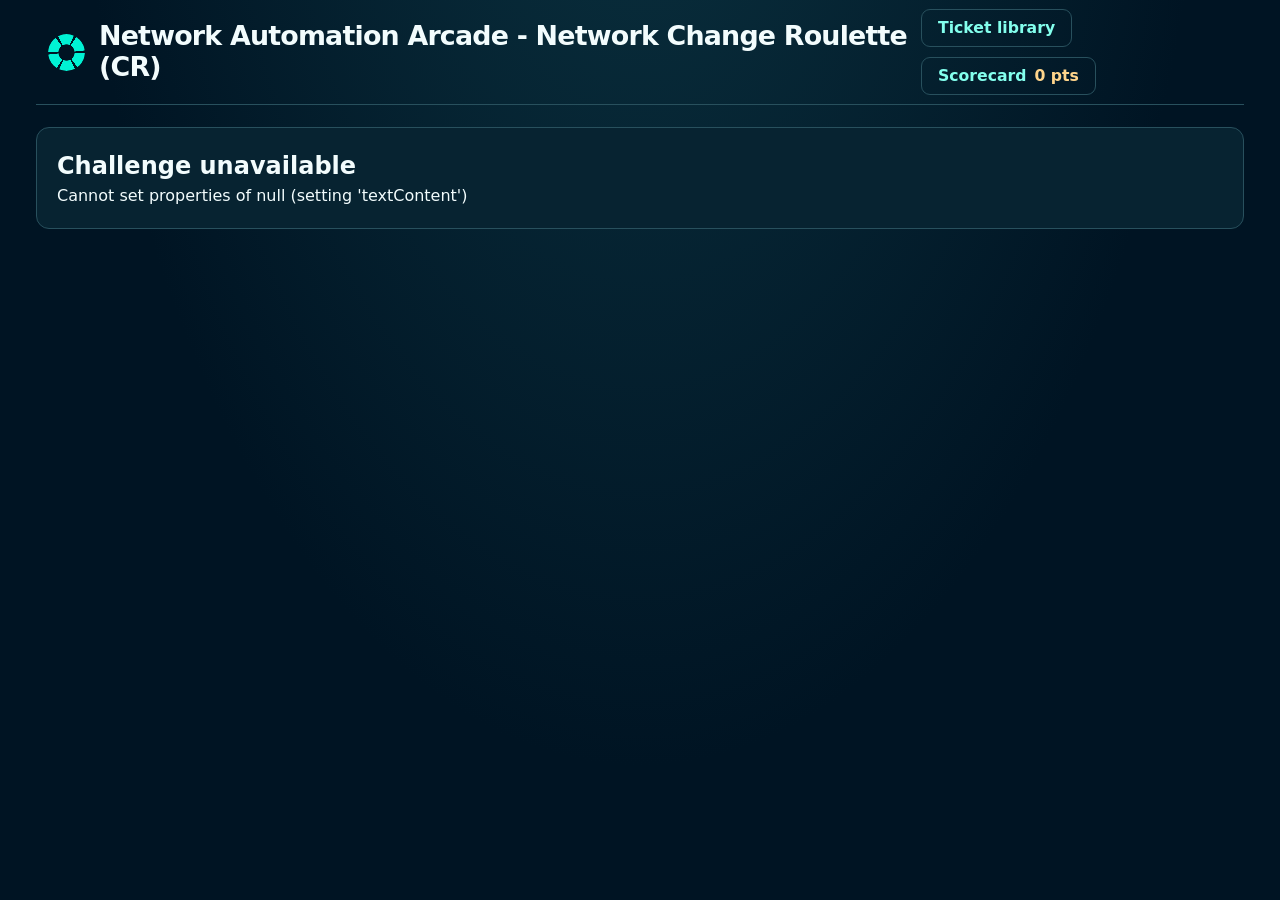
<file: classic.html>
<!doctype html>
<html lang="en">
<head>
  <meta charset="utf-8">
  <meta name="viewport" content="width=device-width, initial-scale=1">
  <meta name="theme-color" content="#001423">
  <title>Network Automation Arcade - Network Change Roulette (CR)</title>
  <link rel="stylesheet" href="./game/style.css">
  <script type="module" src="./game/app.mjs"></script>
</head>
<body>
  <header class="masthead">
    <div class="wordmark"><span class="brand-wheel" aria-hidden="true"></span>Network Automation Arcade - Network Change Roulette (CR)</div>
    <nav class="game-nav" aria-label="Game">
      <button id="exit-side" class="outline" hidden>Leave practice round</button>
      <button id="open-library" class="outline">Ticket library</button>
      <button id="open-score" class="outline">Scorecard <b id="hud-points">0 pts</b></button>
    </nav>
  </header>
  <main>
    <noscript><p>Enable JavaScript to play Network Automation Arcade - Network Change Roulette (CR).</p></noscript>
    <section id="unavailable" class="panel" hidden>
      <h1>Challenge unavailable</h1>
      <p id="load-error"></p>
    </section>
    <div id="challenge" hidden>
      <div class="quiz-progress"><p id="case-id" class="case-meta"></p><span id="hud-progress"></span></div>
      <progress id="case-progress" max="5" value="0" aria-label="Questions answered this round"></progress>
      <section class="panel quiz-card" aria-labelledby="round-title">
        <header class="quiz-heading">
          <div><p class="question-type" id="question-type"></p><h1 id="round-title" tabindex="-1"></h1><p id="question-stem"></p><p id="bot-ready">Bot forecast locked until you spin</p></div>
          <div class="wheel" id="wheel" aria-hidden="true"><div class="dial"><div class="sectors" id="sectors"></div></div><span class="pointer"></span></div>
        </header>
        <form id="prediction-form" class="quiz-form">
          <fieldset id="choices">
            <legend>Which branches lose access?</legend>
            <div class="branch-choices" id="branch-choices"></div>
            <label class="choice neither"><input type="checkbox" id="neither">Neither branch</label>
          </fieldset>
          <fieldset id="risk-choices">
            <legend>How risky is the rollout?</legend>
            <div class="risk-picks" id="risk-picks"></div><p class="risk-clue" id="risk-clue"></p>
          </fieldset>
          <fieldset id="board-field" class="full-width board-field" hidden>
            <legend>Change board · Make the rollout call</legend>
            <p id="board-context"></p>
            <p class="field-note">Approve when both sites meet intent and recovery fits the deadline. Otherwise stage if an in-scope pilot site meets intent. Hold in all other cases.</p>
            <div id="board-picks" class="risk-picks"></div>
          </fieldset>
          <details id="evidence-pick" class="full-width decision-pick"><summary>Cite the decisive evidence</summary>
            <label for="citation" id="evidence-prompt"></label><select id="citation"></select>
          </details>
          <div class="quiz-submit"><button class="primary" id="commit" type="submit">Spin &amp; commit</button>
            <button type="button" class="text-action" id="risk-guide">Inspect the evidence</button>
            <label class="chip-bet" id="wager-label"><input type="checkbox" id="wager"> Call your shot <small>+25 arcade for exact impact · once per round</small></label></div>
          <p class="input-error" id="input-error" role="alert"></p>
        </form>
        <div class="quiz-result" id="replay-body" hidden>
          <p id="replay-status" tabindex="-1"></p><p id="award" class="award"></p>
          <div class="bot-result" id="bot-result"></div>
          <p class="field-note" id="arcade-feedback"></p>
          <button type="button" class="text-action" id="ride-packet">Ride the packet</button>
          <div id="next-deal" hidden><h3>Choose your next ticket</h3><div class="deal-cards" id="deal-cards"></div></div>
          <button class="primary" id="advance" type="button">Next question</button>
          <button class="outline" id="retry" type="button" hidden>Try again</button>
        </div>
      </section>
      <div class="evidence">
        <details id="replay-detail" class="panel drawer" hidden><summary>Answer explanation</summary>
          <div class="drawer-body"><p class="intent-verdict" id="intent-verdict"></p><p id="risk-review"></p>
            <ol class="replay-rows" id="replay-rows"></ol></div>
        </details>
        <details class="panel drawer" id="ticket-evidence"><summary id="policy-heading">Change &amp; rollout evidence</summary>
          <div class="drawer-body"><h2 class="panel-heading" id="ticket-heading">Change ticket</h2>
          <p id="ticket"></p><p id="intent-targets"></p>
              <p class="model" id="firewall-model"></p><div class="source-chips" id="source-chips" aria-label="Branch endpoints"></div>
              <div class="table-frame">
                <table id="policy-table" aria-label="Policy evidence">
                  <thead><tr id="policy-columns"><th scope="col">Source allowlist</th><th scope="col">Subnet (CIDR)</th><th scope="col">Action</th></tr></thead>
                  <tbody id="rule-rows"></tbody>
                </table>
              </div>
              <ul id="change-lines" hidden></ul>
              <button type="button" class="text-action" id="compare-config">Compare Terraform configurations</button>
              <section class="risk-evidence" aria-labelledby="risk-evidence-heading">
                <h3 id="risk-evidence-heading">Rollout evidence</h3>
                <p id="workflow"></p><p class="field-note" id="business-facts"></p>
                <dl class="risk-facts" id="risk-facts"></dl>
                <details class="rubric" id="rubric"><summary>How to rate this risk</summary>
                  <p>Compare the recovery estimate with the service tolerance. Use the rehearsal row to read the risk of this rollout.</p>
                  <table aria-label="Workshop risk matrix"><thead><tr><th scope="col">Rehearsal</th><th scope="col">Within tolerance</th><th scope="col">Over, up to 2×</th><th scope="col">Over 2×</th></tr></thead><tbody id="risk-matrix"></tbody></table><button type="button" class="text-action" id="back-to-risk">Return to forecast</button>
                </details>
              </section>
          </div>
        </details>
        <details class="panel drawer" id="config-detail">
          <summary>Terraform <span class="drawer-caption">Current vs. proposed</span></summary>
          <div class="drawer-body"><p id="config-note"></p>
            <label id="config-format-control" hidden>View file
              <select id="config-format"><option value="terraform">main.tf</option><option value="pac">proxy.pac</option></select>
            </label>
            <div class="config-grid">
              <section><h3>Current configuration</h3><pre tabindex="0" aria-label="Current configuration"><code id="config-before"></code></pre></section>
              <section><h3>Proposed configuration</h3><pre tabindex="0" aria-label="Proposed configuration"><code id="config-after"></code></pre></section>
            </div>
          </div>
        </details>
        <details class="panel drawer atlas" id="atlas-detail">
          <summary id="atlas-title">Network atlas <span class="atlas-phase" id="atlas-phase"></span></summary>
            <div class="atlas-layout"><div class="planet-stage"><canvas tabindex="0" id="globe" aria-label="Rotatable globe showing network sites. Use the site selector for keyboard navigation."></canvas>
              <div class="map-tools"><button id="recenter" class="map-control" type="button">Center ticket</button><button id="zoom" class="map-control" type="button">Zoom in</button></div></div>
              <div class="atlas-inspector"><label for="site-select">Inspect a location</label><select id="site-select"></select>
                <div class="inspector-switch" aria-label="Location view"><button type="button" id="view-network" aria-pressed="true">Network</button><button type="button" id="view-change" aria-pressed="false">Change desk</button></div>
                <p id="site-coords"></p><h3 id="site-name"></h3><p id="site-detail"></p>
                <button class="outline" id="site-tickets" type="button">Browse site tickets</button>
                <p class="field-note">Drag or use arrow keys to rotate. Select a gold site to explore another ticket. Teal paths lead to the simulated service region.</p>
              </div></div>
            <section class="packet-player" id="packet-player" hidden aria-labelledby="packet-title">
              <h3 id="packet-title" tabindex="-1">Ride the packet</h3><div id="packet-sites" class="packet-sites"></div>
              <ol id="hop-list" aria-label="Packet journey"></ol><p id="packet-hop" aria-live="polite"></p><div class="packet-controls"><button id="play-ride" class="outline">Play journey</button><button id="hop-back" class="outline">Previous hop</button><button id="hop-next" class="primary">Next hop</button></div>
            </section>
        </details>
          <details class="panel topology" aria-labelledby="topology-heading">
            <summary class="topology-heading"><strong id="topology-heading">Inspect traffic path</strong><span id="path-phase">Before change</span></summary>
            <div class="path-board">
              <ul class="path-branches" id="path-branches" aria-label="Source branches"></ul>
              <span class="path-wire junction" aria-hidden="true"></span>
              <div class="path-node firewall">
                <span class="node-mark" aria-hidden="true"></span>
                <strong id="path-component">Firewall</strong>
                <small id="path-method">IPv4 allowlist</small>
              </div>
              <span class="path-wire" aria-hidden="true"></span>
              <div class="path-node">
                <span class="node-mark portal-mark" aria-hidden="true"></span>
                <strong id="path-destination"></strong>
                <small id="path-port"></small>
              </div>
            </div>
          </details>
        <details id="help-detail" class="panel drawer"><summary>Hints &amp; worked solution</summary><div class="drawer-body">
              <p class="help-cost" id="point-terms"></p>
              <div class="help-actions">
                <div>
                  <button class="quiet" id="hint" type="button" aria-expanded="false" aria-controls="hint-text">Hint</button>
                  <p class="help-note" id="hint-text" hidden></p>
                </div>
                <div>
                  <button class="quiet" id="solution" type="button" aria-expanded="false" aria-controls="solution-text">Worked solution</button>
                  <div class="help-note" id="solution-text" hidden></div>
                </div>
              </div>
            </div>
        </details>
      </div>
    </div>
    <section class="panel summary" id="round-results" hidden aria-labelledby="round-result-heading">
      <h1 class="panel-heading" id="round-result-heading" tabindex="-1"></h1>
      <div class="summary-body"><p id="round-result-count"></p><div class="stat-grid" id="round-stats"></div>
        <button class="primary" id="continue-round" type="button">Play the next 5 questions</button>
        <button class="outline" id="results-score" type="button">Campaign scorecard</button>
        <div id="round-arcade"></div>
        <details class="round-review"><summary>Review these five answers</summary><ol id="round-history"></ol></details>
      </div>
    </section>
    <section class="panel summary" id="summary" aria-labelledby="summary-heading" hidden>
      <h1 class="panel-heading" id="summary-heading" tabindex="-1">Assessment scorecard</h1>
      <div class="summary-body">
        <p id="score-lede"></p>
        <div class="stat-grid" id="summary-stats"></div>
        <details class="rubric score-rubric"><summary>Risk ratings by actual band</summary><table><caption>Independent first forecasts</caption><thead><tr><th>Actual risk</th><th>Rated low</th><th>Rated moderate</th><th>Rated high</th></tr></thead><tbody id="calibration"></tbody></table></details>
        <h2>Skills</h2><p class="field-note">Each drill has five tickets, including related changes for smaller topics. Seeing a solution marks that ticket as assisted for a future campaign forecast.</p><ul id="skills-list" class="skills-list"></ul>
        <h2>Network oddities</h2><p id="arcade-total"></p><div id="stamp-list" class="stamp-list"></div>
        <h2>First forecasts</h2>
        <p class="field-note">Each ticket keeps its first forecast. Assisted tickets appear as practice. Accuracy uses independent first forecasts.</p>
        <ol id="score-history"></ol>
        <div class="score-actions">
          <button class="primary" id="resume">Back to ticket</button>
          <button class="outline" id="export">Export evidence</button>
          <button class="outline" id="restart">Reset run</button>
        </div>
      </div>
    </section>
  </main>
  <dialog id="library" aria-labelledby="library-title">
    <form method="dialog" class="library-head"><h2 id="library-title">Ticket library</h2><button class="outline">Close</button></form>
    <label for="type-filter">Ticket type</label>
    <select id="type-filter"><option value="">All ticket types</option></select>
    <label for="search">Find a ticket by ID, service, pattern or site</label>
    <input type="search" id="search" autocomplete="off">
    <div class="library-tools"><button class="primary" id="draw">Draw a matching unanswered ticket</button><span id="library-count" role="status"></span></div>
    <ul id="library-list"></ul><button class="outline" id="tutorial">Play the unscored tutorial</button>
  </dialog>
  <dialog id="restart-dialog" aria-labelledby="restart-title">
    <h2 id="restart-title">Restart this session?</h2>
    <p>This clears your saved campaign points, forecasts and help history. Export your evidence first to keep a copy.</p>
    <form method="dialog" class="dialog-actions">
      <button class="outline" value="cancel" autofocus>Cancel</button>
      <button class="primary" value="restart">Restart session</button>
    </form>
  </dialog>
</body>
</html>
</file>
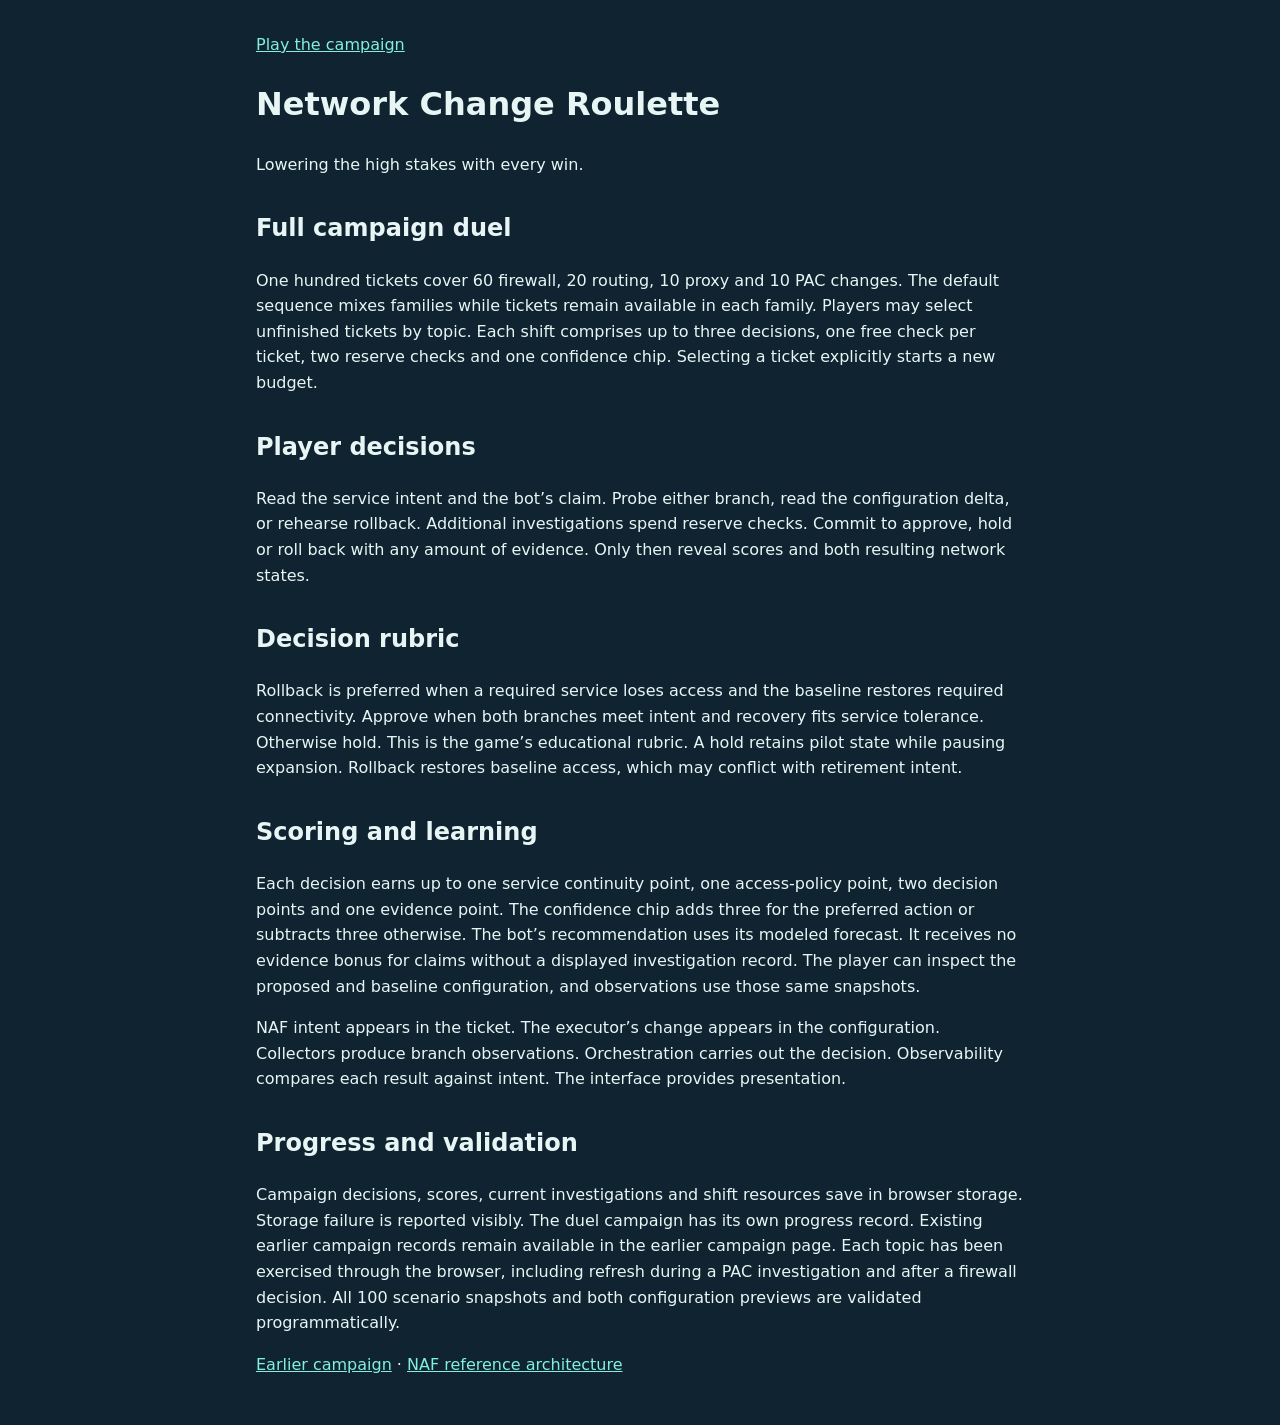
<file: design-spec.html>
<!doctype html><html lang="en"><meta charset="utf-8"><meta name="viewport" content="width=device-width,initial-scale=1"><title>Network Change Roulette specification</title><style>body{max-width:48rem;margin:auto;padding:2rem 1rem;font:1rem/1.6 system-ui;background:#102330;color:#e7f6f5}a{color:#82f1dc}h2{margin-top:2rem}</style><main><a href="./">Play the campaign</a><h1>Network Change Roulette</h1><p>Lowering the high stakes with every win.</p><h2>Full campaign duel</h2><p>One hundred tickets cover 60 firewall, 20 routing, 10 proxy and 10 PAC changes. The default sequence mixes families while tickets remain available in each family. Players may select unfinished tickets by topic. Each shift comprises up to three decisions, one free check per ticket, two reserve checks and one confidence chip. Selecting a ticket explicitly starts a new budget.</p><h2>Player decisions</h2><p>Read the service intent and the bot’s claim. Probe either branch, read the configuration delta, or rehearse rollback. Additional investigations spend reserve checks. Commit to approve, hold or roll back with any amount of evidence. Only then reveal scores and both resulting network states.</p><h2>Decision rubric</h2><p>Rollback is preferred when a required service loses access and the baseline restores required connectivity. Approve when both branches meet intent and recovery fits service tolerance. Otherwise hold. This is the game’s educational rubric. A hold retains pilot state while pausing expansion. Rollback restores baseline access, which may conflict with retirement intent.</p><h2>Scoring and learning</h2><p>Each decision earns up to one service continuity point, one access-policy point, two decision points and one evidence point. The confidence chip adds three for the preferred action or subtracts three otherwise. The bot’s recommendation uses its modeled forecast. It receives no evidence bonus for claims without a displayed investigation record. The player can inspect the proposed and baseline configuration, and observations use those same snapshots.</p><p>NAF intent appears in the ticket. The executor’s change appears in the configuration. Collectors produce branch observations. Orchestration carries out the decision. Observability compares each result against intent. The interface provides presentation.</p><h2>Progress and validation</h2><p>Campaign decisions, scores, current investigations and shift resources save in browser storage. Storage failure is reported visibly. The duel campaign has its own progress record. Existing earlier campaign records remain available in the earlier campaign page. Each topic has been exercised through the browser, including refresh during a PAC investigation and after a firewall decision. All 100 scenario snapshots and both configuration previews are validated programmatically.</p><p><a href="campaign.html">Earlier campaign</a> · <a href="https://reference.networkautomation.forum/Framework/Framework/">NAF reference architecture</a></p></main></html>
</file>
<file: game/style.css>
:root {
  color-scheme: dark;
  --base: #001423;
  --panel: #072331;
  --surface: #0c2d3b;
  --line: #28505d;
  --text: #f2fcfd;
  --muted: #add0d6;
  --accent: #00f2d4;
  --accent-light: #83ffed;
  --mint: #6bffdb;
  --rose: #ffa7b2;
  --radius: 13px;
  font: 16px/1.5 Inter, system-ui, sans-serif;
  color: var(--text);
  background-color: var(--base);
}

*, *::before, *::after { box-sizing: border-box; }
[hidden] { display: none !important; }
body {
  margin: 0;
  min-height: 100vh;
  background: radial-gradient(ellipse at 50% -35%, #0b3341 0%, transparent 63%);
}
h1, h2, h3, p, dl, dd { margin: 0; }
code { font: .96em ui-monospace, monospace; }
button { cursor: pointer; font: inherit; font-weight: 700; line-height: 1.2; }
button:disabled { cursor: default; opacity: .57; }
:focus-visible { outline: 3px solid var(--accent-light); outline-offset: 4px; }

.masthead, main { width: min(calc(100% - 72px), 1460px); margin-inline: auto; }
.masthead {
  min-height: 65px;
  padding: 9px 12px;
  display: flex;
  align-items: center;
  justify-content: space-between;
  gap: 14px;
  border-bottom: 1px solid var(--line);
}
.wordmark {
  display: flex;
  align-items: center;
  gap: 14px;
  font-size: clamp(1.15rem, 2.1vw, 1.8rem);
  font-weight: 780;
  letter-spacing: -.03em;
  line-height: 1.15;
}
.brand-wheel {
  mask-image: radial-gradient(transparent 30%, #000 32%);
  flex: 0 0 auto;
  width: clamp(26px, 3vw, 37px);
  aspect-ratio: 1;
  border-radius: 50%;
  background: repeating-conic-gradient(from -28deg, var(--accent) 0deg 51deg, transparent 52deg 60deg);
}

main { padding-block: 22px 44px; }
.round-heading { margin-bottom: 21px; }
.round-heading h1 { font-size: clamp(2.05rem, 3.35vw, 3rem); letter-spacing: -.046em; line-height: 1.06; }
.round-heading p { color: var(--muted); font-size: clamp(1rem, 1.6vw, 1.4rem); margin-top: 3px; }

.intent {
  display: flex;
  align-items: center;
  gap: 0;
  margin-bottom: 22px;
  overflow: hidden;
  background: #0b3c44;
  border: 1px solid #288277;
  border-radius: 13px;
  font-size: clamp(.98rem, 1.5vw, 1.41rem);
}
.intent h2 {
  align-self: stretch;
  display: grid;
  align-items: center;
  padding: 10px 34px 10px 22px;
  color: var(--base);
  background: var(--accent);
  clip-path: polygon(0 0, calc(100% - 16px) 0, 100% 50%, calc(100% - 16px) 100%, 0 100%);
  font-size: inherit;
  font-weight: 780;
  white-space: nowrap;
}
.intent p { padding: 10px 20px; }

.playfield { display: grid; grid-template-columns: minmax(0, 1.73fr) minmax(0, 1fr); gap: 16px; }
.panel { background: var(--panel); border: 1px solid var(--line); border-radius: var(--radius); min-width: 0; }
.panel-heading { font-size: clamp(1.25rem, 1.85vw, 1.7rem); font-weight: 770; letter-spacing: -.035em; line-height: 1.12; }
.playfield .panel > .panel-heading { padding: 14px 22px 0; }
.evidence { display: grid; gap: 15px; min-width: 0; }

.topology { overflow: hidden; }
.topology-heading {
  display: flex;
  align-items: baseline;
  justify-content: space-between;
  gap: 10px;
  padding: 14px 20px 12px;
}
.topology-heading p { color: var(--muted); font: .82rem ui-monospace, monospace; }
.path-board {
  --wire: clamp(20px, 4.5vw, 76px);
  --branch-height: 72px;
  --branch-gap: 22px;
  --junction-height: calc((var(--branch-height) + var(--branch-gap)) / 2);
  display: grid;
  grid-template-columns: minmax(0, 1.17fr) var(--wire) minmax(0, .9fr) var(--wire) minmax(0, 1.12fr);
  align-items: center;
  padding: 22px clamp(18px, 3.9vw, 62px);
  border-top: 1px solid var(--line);
  background: radial-gradient(circle, #36627079 1px, transparent 1.4px) 0 0 / 15px 15px, #051c2a;
}
.path-branches { display: grid; grid-auto-rows: var(--branch-height); gap: var(--branch-gap); list-style: none; margin: 0; padding: 0; }
.path-node {
  position: relative;
  display: grid;
  grid-template-columns: 12px minmax(0, 1fr);
  column-gap: 8px;
  align-items: center;
  padding: 8px 10px;
  border: 1px solid #2f7881;
  border-radius: 8px;
  background: #0b2b37;
  font-size: clamp(.82rem, 1.12vw, 1rem);
  line-height: 1.25;
  min-width: 0;
}
.path-node :is(code, small, .node-access) { grid-column: 2; color: var(--muted); font-size: .78em; }
.node-mark {
  width: 10px;
  height: 10px;
  border-radius: 50%;
  border: 2px solid var(--accent);
  box-shadow: 0 0 9px #00f2d459;
}
.portal-mark { border-radius: 2px; }
.node-access { margin-top: 3px; }
.path-node .node-access { color: var(--mint); }
.path-wire, .source-node::after {
  height: 2px;
  background: #168f88;
  box-shadow: 0 0 7px #00f2d44d;
}
.path-wire { position: relative; }
.source-node::after {
  content: "";
  position: absolute;
  width: calc(var(--wire) / 2 + 1px);
  left: calc(100% + 1px);
  top: calc(50% - 1px);
}
.path-wire.junction {
  margin-left: 50%;
}
.path-wire.junction::before {
  position: absolute;
  content: "";
  left: 0;
  top: calc(50% - var(--junction-height));
  height: calc(2 * var(--junction-height));
  width: 2px;
  background: #168f88;
}
.source-node.blocked { border-color: #9e6070; }
.source-node.blocked .node-mark { border-color: var(--rose); box-shadow: none; }
.source-node.blocked .node-access { color: var(--rose); }
.source-node.blocked::after { background: repeating-linear-gradient(90deg, var(--rose) 0 3px, transparent 3px 6px); box-shadow: none; }

.ticket-body, .prediction-body, .replay-body, .summary-body { padding: 12px 22px 18px; }
#ticket { font-size: clamp(.9rem, 1.25vw, 1.1rem); line-height: 1.4; }
.model { color: var(--muted); font-size: clamp(.79rem, 1.1vw, .96rem); margin-top: 6px; }

.table-frame { margin-top: 13px; }
table { width: 100%; border-spacing: 0; text-align: left; font-size: clamp(.845rem, 1.1vw, 1.04rem); }
th, td { padding: .35em .9em; border-right: 1px solid var(--line); border-bottom: 1px solid var(--line); }
tr > :first-child { border-left: 1px solid var(--line); }
thead th { background: var(--surface); color: var(--muted); font-weight: 720; border-top: 1px solid var(--line); }
thead th:first-child { border-top-left-radius: 9px; }
thead th:last-child { border-top-right-radius: 9px; }
tbody tr:last-child th:first-child { border-bottom-left-radius: 9px; }
tbody tr:last-child td:last-child { border-bottom-right-radius: 9px; }
.action { font-weight: 750; white-space: nowrap; }
.keep { color: var(--mint); }
.remove { color: var(--rose); }

.dialog-actions { display: flex; flex-wrap: wrap; gap: 11px; }
.help-actions { display: grid; gap: 7px; margin-top: 12px; }
.quiet, .outline {
  display: inline-flex;
  align-items: center;
  justify-content: center;
  padding: 8px 16px;
  min-height: 40px;
  border: 1px solid var(--accent);
  border-radius: 9px;
  background: transparent;
  color: var(--text);
}
.quiet {
  justify-content: flex-start;
  width: 100%;
  gap: 10px;
  min-height: 36px;
  padding-block: 5px;
  border-color: #426a76;
}
.quiet::before {
  content: "";
  width: 9px;
  height: 11px;
  background: currentColor;
  clip-path: polygon(0 0, 100% 50%, 0 100%);
}
.quiet[aria-expanded="true"]::before { transform: rotate(90deg); }
.quiet:hover:not(:disabled), .outline:hover, .quiet[aria-expanded="true"] { background: #0e4050; }
.masthead .outline { min-height: 38px; font-size: .98rem; color: var(--accent-light); }
.help-note { margin-top: 12px; border-left: 2px solid var(--accent); padding: 8px 12px; background: #092c3b; }
.help-note ul { margin: 6px 0; padding-left: 1.25em; }

.prediction { display: flex; flex-direction: column; }
.prediction-body { display: flex; flex-direction: column; flex: 1; gap: 14px; padding-top: 20px; }
.wheel { position: relative; width: min(100%, 310px); margin: 8px auto 10px; aspect-ratio: 1; }
.dial {
  position: relative;
  display: grid;
  place-items: center;
  border: 4px solid var(--accent);
  border-radius: 50%;
  height: 100%;
  background: #051c29;
  box-shadow: 0 0 35px #00f2d438;
}
.dial::before {
  position: absolute;
  inset: 4px;
  content: "";
  background: repeating-conic-gradient(from -1deg, #b6fff3 0deg 1.4deg, transparent 1.5deg 15deg);
  border-radius: 50%;
  mask-image: radial-gradient(transparent 64%, #000 65%);
}
.dial::after {
  position: absolute;
  content: "";
  width: 25px;
  height: 25px;
  border-radius: 50%;
  border: 2px solid var(--accent);
  background: #051c29;
}
.sectors { display: flex; position: relative; border-radius: 50%; width: 86%; height: 86%; overflow: hidden; }
.sector { display: grid; place-items: center; min-width: 0; flex: 1; background: #00736e; font-size: clamp(.94rem, 1.62vw, 1.36rem); font-weight: 770; }
.sector:nth-child(even) { background: #174454; }
.sector.selected { box-shadow: inset 0 0 0 3px var(--accent-light); }
.pointer { position: absolute; inset: -14px 0 0; margin-inline: auto; width: 33px; transform-origin: 50% calc(50% + 7px); }
.pointer::before { display: block; content: ""; background: var(--accent); clip-path: polygon(0 0, 100% 0, 50% 100%); width: 100%; height: 40px; }

fieldset { min-width: 0; border: 0; margin: 0; padding: 0; }
.branch-choices { display: grid; grid-template-columns: repeat(2, minmax(0, 1fr)); gap: 12px; }
.choice {
  display: flex;
  justify-content: center;
  align-items: center;
  gap: 9px;
  min-height: 44px;
  padding: 4px 8px;
  border: 1px solid var(--accent);
  border-radius: 10px;
  background: #103342;
  font-size: clamp(.8rem, 1.03vw, .99rem);
  font-weight: 690;
  cursor: pointer;
}
.choice:hover, .choice:has(input:checked) { background: #11555b; }
.choice input {
  appearance: none;
  display: grid;
  place-content: center;
  flex: none;
  width: 19px;
  height: 19px;
  margin: 0;
  border: 2px solid var(--accent-light);
  border-radius: 4px;
  cursor: inherit;
}
.choice input:checked { background: var(--accent-light); }
.choice input:checked::after { content: ""; width: 10px; height: 6px; border-left: 2px solid #001423; border-bottom: 2px solid #001423; transform: rotate(-45deg) translateY(-1px); }
fieldset:disabled { opacity: .76; }
fieldset:disabled .choice { cursor: default; }
.neither { margin: 10px auto 0; min-height: 42px; border-color: #426a76; background: #102d3e; }
.input-error { color: var(--rose); font-size: .94rem; }
.input-error:empty { display: none; }

.primary { padding: 10px 18px; border-radius: 11px; min-height: 43px; background: var(--accent); color: #001423; border: 1px solid transparent; }
.primary:hover:not(:disabled) { background: var(--accent-light); }
.prediction-body .primary { font-size: clamp(1.1rem, 2vw, 1.65rem); min-height: 54px; padding-block: 10px; margin-top: auto; }

.replay { margin-top: 22px; }
.replay-header { display: flex; flex-wrap: wrap; align-items: center; gap: 12px 24px; padding: 17px 22px; }
.replay-header .panel-heading { flex-shrink: 0; }
.replay-status { display: flex; align-items: center; gap: 14px; border-left: 1px solid #426a76; padding-left: 24px; color: var(--muted); font-size: clamp(1rem, 1.5vw, 1.25rem); }
.waiting-icon { border: 3px solid var(--accent); border-left-color: #25565c; border-bottom-color: #25565c; border-radius: 50%; width: 28px; height: 28px; flex: none; }
.intent-verdict { width: fit-content; margin-left: auto; color: var(--mint); border: 1px solid #287665; border-radius: 99px; padding: 4px 12px; font-size: .9rem; font-weight: 720; background: #133e3d; }
.intent-verdict.missed { color: var(--rose); border-color: #865060; background: #3f2435; }
.replay-body { padding-top: 0; }
.replay-rows { display: grid; grid-template-columns: repeat(2, minmax(0, 1fr)); gap: 12px; padding: 0; margin: 0 0 16px; list-style: none; }
.replay-rows li { border: 1px solid var(--line); border-radius: 10px; padding: 14px 16px; background: #071f2d; }
.result-heading { display: flex; flex-wrap: wrap; align-items: baseline; justify-content: space-between; gap: 4px 12px; margin-bottom: 4px; }
.result-heading h3 { font-size: 1.14rem; }
.verdict { color: var(--mint); font-weight: 750; }
.verdict.denied, .mismatch { color: var(--rose); }
.replay-path, .mismatch { font-size: .9rem; margin-top: 6px; }
.replay-path { color: var(--muted); }
.mismatch { font-weight: 650; }

.summary { max-width: 680px; margin: 25px auto 0; }
.summary .panel-heading { padding: 22px 22px 0; }
.summary dl { margin-block: 16px 24px; display: grid; grid-template-columns: minmax(0, 1fr) minmax(0, 1fr); gap: 8px; }
.summary dd { font-weight: 720; overflow-wrap: anywhere; }
dialog { max-width: min(90vw, 460px); padding: 24px; color: var(--text); background: var(--panel); border: 1px solid var(--line); border-radius: var(--radius); }
dialog::backdrop { background: #00101bcf; }
.dialog-actions { margin-top: 18px; justify-content: flex-end; }
#unavailable { padding: 20px; }
.visually-hidden { position: absolute; width: 1px; height: 1px; padding: 0; margin: -1px; overflow: hidden; clip-path: inset(50%); white-space: nowrap; border: 0; }

@media (max-width: 1050px) {
  .playfield { grid-template-columns: minmax(0, 1.35fr) minmax(0, 1fr); }
  .wheel { width: min(100%, 248px); }
  .topology-heading { padding-inline: 13px; }
  .path-board { --wire: 16px; --branch-height: 57px; --branch-gap: 8px; padding: 13px 10px; }
  .path-node { grid-template-columns: minmax(0, 1fr); padding: 5px 4px; text-align: center; }
  .path-node :is(code, small, .node-access) { grid-column: 1; }
  .path-node .node-mark { display: none; }
}
@media (max-width: 760px) {
  .masthead, main { width: calc(100% - 24px); }
  .masthead { min-height: 57px; padding-inline: 0; }
  main { padding-top: 23px; }
  .round-heading { margin-bottom: 18px; }
  .intent { flex-direction: column; align-items: start; margin-bottom: 14px; }
  .intent h2 { align-self: start; padding: 6px 24px 6px 12px; }
  .intent p { padding: 7px 12px 9px; }
  .playfield, .replay-rows { grid-template-columns: minmax(0, 1fr); gap: 12px; }
  .panel { border-radius: 12px; }
  .prediction-body { padding-top: 22px; }
  .playfield .panel > .panel-heading, .summary .panel-heading { padding-inline: 14px; }
  .ticket-body, .prediction-body, .replay-body, .summary-body { padding-inline: 13px; }
  th, td { padding-inline: .45em; }
  .replay { margin-top: 14px; }
  .replay-header { padding: 14px; gap: 8px 16px; }
  .replay-status { gap: 8px; border: 0; padding-left: 0; }
  .intent-verdict { margin-left: 0; }
}
@media (forced-colors: active) {
  .choice input { appearance: auto; }
  .brand-wheel, .pointer { forced-color-adjust: none; }
}

/* Shift navigation and scenario identity */
.game-nav, .library-tools, .score-actions { display: flex; align-items: center; flex-wrap: wrap; gap: .65rem; }
.game-nav .outline { border-color: var(--line); }
.game-nav b, .case-meta, #hud-streak, legend small { color: #ffd58b; }
.game-nav b { margin-left: .5rem; }
.round-heading .case-meta { margin: 0 0 5px; font: 650 .8rem ui-monospace, monospace; letter-spacing: .04em; color: #ffd58b; }
.shift-hud { display: flex; flex-wrap: wrap; align-items: center; gap: 12px; margin: -6px 0 16px; color: var(--muted); font-size: .9rem; }
.shift-hud progress { width: min(26vw, 210px); height: 7px; accent-color: var(--accent); }
.atlas { overflow: hidden; }
.atlas-layout { display: grid; grid-template-columns: 1.4fr 1fr; border-top: 1px solid var(--line); }
.atlas-phase { color: var(--muted); font: .8rem ui-monospace,monospace; }
.planet-stage { position: relative; min-width: 0; background: radial-gradient(ellipse at center,#103846,#031525 72%); }
#globe { display: block; width: 100%; height: 300px; cursor: grab; touch-action: none; }
#globe:active { cursor: grabbing; }
.map-tools { position: absolute; bottom: 6px; left: 8px; display: flex; gap: 5px; }
.map-control { color: var(--muted); background: #041d2cf0; border: 1px solid var(--line); border-radius: 6px; min-height: 32px; padding: 4px 9px; font-size: .8rem; }
.atlas-inspector { min-width: 0; padding: 14px; border-left: 1px solid var(--line); }
.atlas-inspector label, #site-coords, .field-note, .points-note { color: var(--muted); font-size: .87rem; }
.atlas-inspector select, #search { display: block; width: 100%; font: inherit; color: var(--text); background: var(--base); border: 1px solid var(--line); border-radius: 7px; padding: 7px; }
#site-coords { margin: 10px 0 3px; font: .76rem ui-monospace,monospace; }
#site-detail { font-size: .92rem; }
.atlas-inspector .outline { font-size: .85rem; min-height: 34px; margin: 10px 0; }
.topology summary, .rubric summary { cursor: pointer; }
.topology summary strong::before { content: '▸ '; color: var(--accent); }
.topology[open] summary strong::before { content: '▾ '; }
.source-node:has(small) { min-height: 80px; }
.path-branches:has(small) { grid-auto-rows: minmax(80px, auto); }
.risk-evidence { border-top: 1px solid var(--line); padding-top: 12px; margin-top: 14px; }
.risk-evidence h3 { font-size: 1.15rem; }
.risk-evidence > p, .rubric p { color: var(--muted); font-size: .92rem; }
.risk-facts { display: grid; grid-template-columns: repeat(3, 1fr); gap: 8px; margin-block: 10px; }
.risk-facts div { border-left: 2px solid #caaa6f; padding-left: 8px; }
.risk-facts dt { color: var(--muted); font-size: .77rem; }
.risk-facts dd { font-weight: 660; font-size: .95rem; }
.rubric { font-size: .92rem; }
.rubric summary { color: #ffd58b; width: fit-content; }
.rubric table { font-size: .8rem; margin-top: 5px; }
.rubric th, .rubric td { padding: 4px; }
.prediction { align-self: start; }
.prediction-body { gap: 15px; }
.prediction-body legend { font-weight: 750; }
.prediction-body legend small { font: .76rem ui-monospace,monospace; margin-left: 5px; }
.field-note { margin-bottom: 5px; }
.risk-picks { display: grid; grid-template-columns: repeat(3,1fr); gap: 6px; margin-top: 5px; }
.risk-option { padding: 6px; min-width: 0; gap: 5px; border-color: #79929c; }
.risk-option input { border-radius: 50%; width: 15px; height: 15px; }
.points-note { line-height: 1.4; }
#spin-result { color: var(--mint); font-weight: 670; }
#spin-result:empty { display: none; }
.wheel { width: min(100%, 235px); }
.wheel.rolling .dial { animation: roulette 1250ms cubic-bezier(.12,.65,.16,1) both; }
.wheel.rolling .sector { animation: none; }
.wheel.rolling .sector-label { animation: counter-spin 1250ms cubic-bezier(.12,.65,.16,1) both; }
.wheel.rolling .pointer::before { animation: tick 100ms ease-in-out 9 alternate; }
@keyframes roulette { to { transform: rotate(var(--spin-end)); } }
@keyframes counter-spin { to { transform: rotate(calc(0deg - var(--spin-end))); } }
@keyframes tick { to { transform: rotate(-9deg); } }
.award { color: #ffe1a3; font-weight: 720; }
#risk-review { margin: 5px 0 12px; }
.replay-body > button { margin: 4px; }
.summary { max-width: 900px; }
.summary h2 { margin-top: 20px; }
.stat-grid { display: grid; grid-template-columns: repeat(3,minmax(0,1fr)); gap: 10px; margin-block: 16px; }
.stat-grid div { display: grid; gap: 2px; background: #0c2d3b; border: 1px solid var(--line); border-radius: 8px; padding: 10px; }
.stat-grid strong { font-size: 1.35rem; color: var(--accent-light); }
.stat-grid span, #score-history small { color: var(--muted); font-size: .86rem; }
#score-history, #library-list { list-style: none; padding: 0; }
#score-history li { border-top: 1px solid var(--line); padding: 10px 0; }
#score-history { max-height: 360px; overflow-y: auto; }
#library { width: min(650px, 94vw); max-width: 94vw; max-height: 88vh; }
.library-head { display: flex; justify-content: space-between; align-items: center; margin-bottom: 15px; }
.library-tools { justify-content: space-between; margin-top: 10px; }
#library-list { max-height: 44vh; overflow-y: auto; }
.ticket-option { display: grid; grid-template-columns: 60px 1fr; gap: 2px 8px; width: 100%; padding: 10px; color: var(--text); background: transparent; border: 0; border-bottom: 1px solid var(--line); text-align: left; }
.ticket-option:hover { background: #114052; }
.ticket-option small { color: #ffd58b; font: .8rem ui-monospace,monospace; }
.ticket-option span { grid-column: 2; color: var(--muted); font-size: .85rem; }
@media (max-width: 880px) {
  .atlas-layout { grid-template-columns: minmax(0,1fr); }
  .atlas-inspector { border-left: 0; border-top: 1px solid var(--line); }
  #globe { height: 250px; }
}
@media (max-width: 570px) {
  .masthead { flex-wrap: wrap; gap: 5px; padding-bottom: 8px; }
  .game-nav { gap: 5px; }
  .game-nav .outline { font-size: .78rem; min-height: 34px; padding: 5px 8px; }
  .stat-grid { grid-template-columns: repeat(2,minmax(0,1fr)); }
  .risk-option { font-size: .82rem; }
  .risk-facts { gap: 4px; }
  .shift-hud { gap: 7px; font-size: .8rem; }
  .table-frame { overflow-x: auto; }
}
@media (prefers-reduced-motion: reduce) {
  .wheel.rolling .dial, .wheel.rolling .sector-label, .wheel.rolling .pointer::before { animation: none; }
  .wheel.rolling .dial { transform: rotate(var(--spin-end)); }
  .wheel.rolling .sector-label { transform: rotate(calc(0deg - var(--spin-end))); }
}
.source-chips { display: flex; flex-wrap: wrap; gap: 5px 10px; margin-top: 9px; }
.source-chips span { padding: 3px 7px; border: 1px solid var(--line); border-radius: 5px; font-size: .82rem; }
.source-chips strong { margin-right: 6px; }
.inspector-switch { display: flex; margin: 8px 0; gap: 3px; }
.inspector-switch button, .review-ticket { border: 1px solid var(--line); border-radius: 5px; padding: 6px 8px; color: var(--muted); background: var(--base); font-size: .82rem; }
.inspector-switch button[aria-pressed="true"] { background: #105052; color: #affff0; }
.review-ticket { display: block; margin-top: 5px; }
.sector-label { font-size: clamp(.76rem,1.05vw,.97rem); font-weight: 750; }
.dial::after { width: 15px; height: 15px; }
.score-rubric { margin-top: 15px; }
.text-action, .jump-links a { color: var(--accent-light); font: inherit; font-size: .87rem; }
.text-action { border: 0; background: transparent; text-decoration: underline; padding: 7px 0; cursor: pointer; }
.jump-links { display: none; }
.spun::before { content: ''; display: inline-block; width: 1em; height: 1em; margin-right: .5em; vertical-align: -.12em; border: 2px dotted currentColor; border-radius: 50%; animation: score-spin 1s ease-out; }
@keyframes score-spin { to { transform: rotate(540deg); } }
@media (max-width: 760px) { .jump-links { display: flex; gap: 20px; margin-top: 8px; } }
@media (prefers-reduced-motion: reduce) { .spun::before { animation: none; } }
.help-cost { margin: 12px 0 0; color: var(--muted); font-size: .84rem; }
.help-cost + .help-actions { margin-top: 5px; }

/* Question-first campaign */
#challenge, #round-results { width: min(100%, 920px); margin-inline: auto; }
.quiz-progress { display: flex; justify-content: space-between; align-items: baseline; gap: 10px; color: var(--muted); font-size: .86rem; }
.quiz-progress .case-meta { color: #ffdb9b; font: 650 .87rem ui-monospace, monospace; }
#case-progress { display: block; width: 100%; height: 5px; margin: 9px 0 19px; appearance: none; border: 0; border-radius: 8px; overflow: hidden; background: var(--surface); accent-color: var(--accent); }
#case-progress::-webkit-progress-bar { background: var(--surface); }
#case-progress::-webkit-progress-value { background: var(--accent); }
#case-progress::-moz-progress-bar { background: var(--accent); }
.quiz-card { overflow: hidden; }
.quiz-heading { display: flex; align-items: center; justify-content: space-between; gap: 18px; padding: 24px clamp(16px,3vw,34px) 16px; }
.quiz-heading h1 { font-size: clamp(1.72rem,3.8vw,2.7rem); line-height: 1.08; letter-spacing: -.04em; }
#question-stem { color: var(--muted); margin-top: 8px; line-height: 1.45; }
.quiz-heading .wheel { flex: none; width: 100px; margin: 5px 0; }
.quiz-heading .pointer { width: 14px; inset-block-start: -5px; transform-origin: center; }
.quiz-heading .pointer::before { height: 15px; }
.quiz-heading .dial { border-width: 2px; box-shadow: 0 0 12px #00f2d424; }
.quiz-heading .dial::after { width: 8px; height: 8px; border-width: 1px; }
.quiz-heading .sector-label { font: 650 8px system-ui,sans-serif; }
.quiz-form { display: grid; grid-template-columns: repeat(2,minmax(0,1fr)); gap: 18px 26px; padding: 8px clamp(16px,3vw,34px) 22px; }
.quiz-form legend { font-weight: 750; font-size: clamp(.99rem,1.6vw,1.18rem); padding: 0 0 8px; }
.quiz-form .risk-picks { margin: 0; }
.quiz-form .branch-choices { gap: 7px; }
.quiz-form .neither { margin-top: 7px; }
.risk-clue { font-size: .88rem; color: var(--muted); margin-top: 8px; }
.quiz-submit { grid-column: 1/-1; display: flex; align-items: center; flex-wrap: wrap; gap: 8px 19px; }
.quiz-submit .primary, .quiz-result .primary { min-height: 44px; padding: 8px 22px; }
.quiz-form .input-error { grid-column: 1/-1; }
.quiz-result { background: #0c303b; padding: 16px clamp(16px,3vw,34px); border-top: 1px solid var(--line); }
.quiz-result #replay-status { font-size: 1.12rem; font-weight: 750; }
.quiz-result .award { margin: 3px 0 10px; }
#challenge .evidence { display: grid; gap: 8px; margin-top: 14px; }
.drawer > summary, #challenge .topology > summary { padding: 12px 16px; cursor: pointer; font-weight: 660; }
.drawer > summary::marker, .round-review summary::marker { color: var(--accent); }
.drawer > summary > span { float: right; }
.drawer-body { padding: 0 16px 16px; }
.drawer-body h2 { font-size: 1.05rem; }
.drawer-body .help-cost { margin-top: 2px; }
#naf-target { margin-bottom: .7rem; font-size: .9rem; color: var(--muted); }
#naf-detail h3 { font-size: 1.04rem; }
#naf-lock { margin-bottom: 1rem; }
.naf-roles { display: grid; grid-template-columns: repeat(auto-fit, minmax(min(100%, 16rem), 1fr)); gap: .65rem; margin: .65rem 0; }
.naf-roles div { padding: .65rem .8rem; background: var(--base); border: 1px solid var(--line); border-radius: 8px; }
.naf-roles dt { display: flex; align-items: center; gap: .5rem; font-weight: 700; }
.naf-roles dt::before { content: ""; width: .65rem; height: .65rem; border-radius: 50%; background: var(--role-color); }
.naf-roles div:nth-child(1) { --role-color: #f5c518; }
.naf-roles div:nth-child(2) { --role-color: #ff6d2e; }
.naf-roles div:nth-child(3) { --role-color: #00d4ff; }
.naf-roles div:nth-child(4) { --role-color: #6366f1; }
.naf-roles div:nth-child(5) { --role-color: #f43f5e; }
.naf-roles div:nth-child(6) { --role-color: #00e676; }
.naf-roles dd { margin: .3rem 0 0; color: var(--muted); font-size: .9rem; line-height: 1.45; }
.naf-roles .text-action { padding: 3px 0; }
.naf-source { color: var(--accent-light); font-size: .88rem; }
#naf-trace { margin: .8rem 0 1.2rem; padding: .85rem; border: 1px solid var(--line); border-radius: 8px; }
.naf-controls { display: flex; flex-wrap: wrap; gap: .5rem; margin: .6rem 0; }
.naf-controls [aria-pressed="true"] { color: var(--base); background: var(--mint); }
#naf-event { margin: .75rem 0 .4rem; font-weight: 690; }
.naf-probes caption { text-align: start; color: var(--muted); font-size: .85rem; }
.naf-probes :is(th, td) { padding: .4rem clamp(.2rem, 1vw, .8rem); overflow-wrap: anywhere; }
.naf-pass { color: var(--mint); }
.naf-miss { color: var(--rose); }
#naf-next { margin-top: .6rem; }
#open-naf { margin-inline-start: .7rem; }
#intent-targets { color: var(--accent-light); margin-block: 5px; }
#round-results .summary-body > button { margin: 8px 5px 8px 0; }
.round-review { margin-top: 12px; }
.round-review summary { cursor: pointer; }
#round-history { padding-left: 1.5em; }
#round-history li { padding: 5px 0; }
@media (max-width: 620px) {
  .quiz-heading { padding: 15px 13px 13px; gap: 8px; align-items: flex-start; }
  .quiz-heading .wheel { width: 46px; }
  .quiz-heading .sector-label { display: none; }
  .quiz-form { grid-template-columns: minmax(0,1fr); padding: 0 13px 15px; gap: 11px; }
  .quiz-heading #question-stem { font-size: .9rem; }
  .quiz-progress { font-size: .76rem; }
  .quiz-progress .case-meta { font-size: .76rem; }
  #case-progress { margin-bottom: 11px; }
  .quiz-form .risk-clue { margin-top: 4px; }
  .quiz-form legend { padding-bottom: 5px; }
  .quiz-form .choice { font-size: .9rem; }
  .quiz-submit .text-action { font-size: .83rem; }
}
.question-type { color: var(--accent-light); font: 650 .78rem ui-monospace, monospace; margin-bottom: 6px; }
.drawer-caption { color: var(--muted); font-size: .8rem; font-weight: 500; }
#config-note { color: var(--muted); font-size: .92rem; margin-bottom: 12px; }
.config-grid { display: grid; grid-template-columns: repeat(2,minmax(0,1fr)); gap: 12px; }
.config-grid section { min-width: 0; border: 1px solid var(--line); border-radius: 8px; overflow: hidden; background: var(--base); }
.config-grid h3 { font-size: .9rem; padding: 8px 11px; background: var(--surface); }
.config-grid pre { margin: 0; max-height: 26rem; overflow: auto; padding: 9px 0; font: .78rem/1.55 ui-monospace, monospace; tab-size: 2; }
.config-grid code { display: block; }
.config-grid .code-line { display: block; white-space: pre-wrap; overflow-wrap: anywhere; padding-inline: 8px; min-height: 1.55em; }
.code-line.removed { background: #392730; color: #ffcad2; }
.code-line.added { background: #123c38; color: #a5ffde; }
#config-format-control { display: flex; gap: .6rem; align-items: center; margin: 8px 0; }
#type-filter, #config-format { background: var(--base); color: var(--text); border: 1px solid var(--line); border-radius: 6px; padding: 7px 9px; font: inherit; }
#type-filter { width: 100%; margin-bottom: 8px; }
#round-history details p { margin: 5px 0; }
@media(max-width: 730px) { .config-grid { grid-template-columns: minmax(0,1fr); } }
#change-lines { padding-inline-start: 1.3rem; margin: .65rem 0 0; color: var(--muted); }
.code-line::before { content: " "; display: inline-block; width: 1.15em; }
.code-line.added::before { content: "+"; }
.code-line.removed::before { content: "−"; }
.full-width { grid-column: 1/-1; }
.decision-pick summary { cursor: pointer; color: var(--accent-light); font-size: .91rem; }
.decision-pick label { display: block; margin: 7px 0 3px; }
.decision-pick select { max-width: 100%; width: 100%; padding: .55rem; background: var(--base); color: var(--text); border: 1px solid var(--line); border-radius: 6px; font: inherit; }
.board-field { background: var(--base); border: 1px solid #b58e52; border-radius: 9px; padding: .8rem; }
.board-field legend { color: #ffdb9b; }
.board-field .risk-picks { margin-top: 8px; }
.chip-bet { display: inline-flex; gap: 5px; align-items: center; flex-wrap: wrap; color: #ffdb9b; font-size: .86rem; cursor: pointer; }
.chip-bet small { color: var(--muted); }
.bot-result { border-left: 3px solid #e7b35d; padding-left: .7rem; margin: .65rem 0; }
.bot-result strong, .bot-result small { display: block; }
.bot-result small, #arcade-feedback { color: var(--muted); }
#next-deal { margin: .6rem 0; }
.deal-cards { display: grid; grid-template-columns: repeat(2,minmax(0,1fr)); gap: .65rem; margin-top: .35rem; }
.deal-card { text-align: left; border: 1px solid var(--line); border-radius: 8px; background: var(--base); color: var(--text); padding: .78rem; }
.deal-card:hover { border-color: var(--accent); }
.deal-card small { display: block; color: #ffdb9b; margin-bottom: .3rem; }
.packet-player { padding: 15px; border-top: 1px solid var(--line); }
.packet-sites, .packet-controls, .stamp-list { display: flex; flex-wrap: wrap; gap: 8px; margin: 7px 0; }
.packet-sites button[aria-pressed="true"] { border-color: var(--accent); color: var(--accent-light); }
#packet-hop { min-height: 3em; padding: 8px 0; }
.skills-list { padding-left: 1.25rem; }
.skills-list li { margin: .5rem 0; }
.stamp-list button { border-color: #aa854c; color: #ffdb9b; }
@media(max-width:650px){ .masthead {flex-wrap:wrap;} .game-nav {flex-wrap:wrap;} .deal-cards{gap:5px;} }
.quiz-heading .chip-win .dial { border-color: #ffda82; box-shadow: 0 0 0 3px #ffda8255, 0 0 24px #ffc66899; }
#hop-list { display: flex; flex-wrap: wrap; gap: 5px; list-style: none; margin: 12px 0 3px; padding: 0; counter-reset: hop; }
#hop-list li { counter-increment: hop; padding: 4px 8px; color: var(--muted); border-bottom: 2px solid var(--line); font-size: .86rem; }
#hop-list li::before { content: counter(hop) " · "; }
#hop-list li[aria-current] { color: #ffdc96; border-color: #ffdc96; }
#hop-list li.passed { border-color: var(--accent); }
@media (prefers-reduced-motion: no-preference) {
  .bot-result strong { animation: bot-verdict .3s .4s both; }
  @keyframes bot-verdict { from { opacity: 0; } to { opacity: 1; } }
}
#bot-ready { margin-top: 7px; color: #ffdb9b; font-size: .8rem; }
</file>
